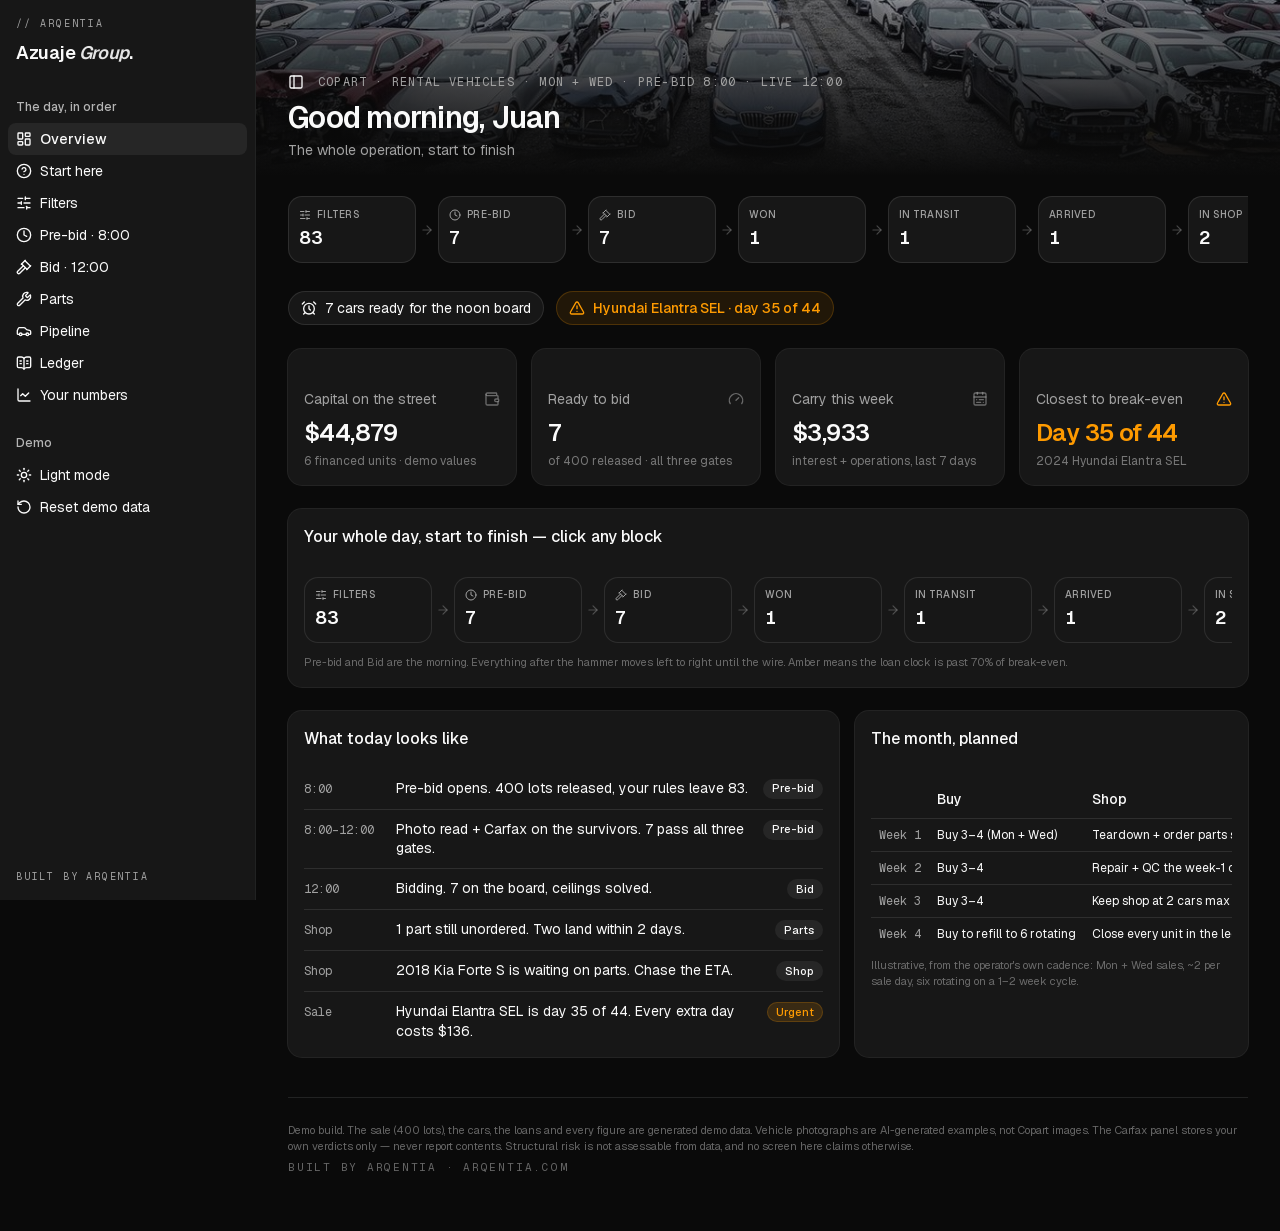
<file: index.html>
<!DOCTYPE html><html lang="en" class="antialiased geist_mono_b4d4e0d7-module__vc6T-a__variable font-sans geist_da832ead-module__aN_Ytq__variable"><head><meta charSet="utf-8"/><meta name="viewport" content="width=device-width, initial-scale=1"/><link rel="preload" href="/_next/static/media/797e433ab948586e-s.p.08e28id.o-okb.woff2" as="font" crossorigin="" type="font/woff2"/><link rel="preload" href="/_next/static/media/caa3a2e1cccd8315-s.p.09~u27dqhyhd6.woff2" as="font" crossorigin="" type="font/woff2"/><link rel="preload" as="image" href="/cars/hero.jpg"/><link rel="stylesheet" href="/_next/static/chunks/04c1m2v7d634x.css" data-precedence="next"/><link rel="stylesheet" href="/_next/static/chunks/0s9ziws~h~~pr.css" data-precedence="next"/><link rel="preload" as="script" fetchPriority="low" href="/_next/static/chunks/0e1_ob64s7_1o.js"/><script src="/_next/static/chunks/09lvzi1kfhexc.js" async=""></script><script src="/_next/static/chunks/14-rfjtqh4kvg.js" async=""></script><script src="/_next/static/chunks/turbopack-04ml0xr0d4o7u.js" async=""></script><script src="/_next/static/chunks/042go4goo8mf..js" async=""></script><script src="/_next/static/chunks/0933s0al6fs7s.js" async=""></script><script src="/_next/static/chunks/12fcrj29z9ege.js" async=""></script><script src="/_next/static/chunks/03p72zdn3gymh.js" async=""></script><meta name="next-size-adjust" content=""/><title>Azuaje Group · Operations</title><meta name="description" content="Auction-to-sale operations dashboard. Demo build by Arqentia."/><link rel="icon" href="/favicon.ico?favicon.0x3dzn~oxb6tn.ico" sizes="256x256" type="image/x-icon"/><script src="/_next/static/chunks/03~yq9q893hmn.js" noModule=""></script></head><body><div hidden=""><!--$--><!--/$--></div><script>((a,b,c,d,e,f,g,h)=>{let i=document.documentElement,j=["light","dark"];function k(b){var c;(Array.isArray(a)?a:[a]).forEach(a=>{let c="class"===a,d=c&&f?e.map(a=>f[a]||a):e;c?(i.classList.remove(...d),i.classList.add(f&&f[b]?f[b]:b)):i.setAttribute(a,b)}),c=b,h&&j.includes(c)&&(i.style.colorScheme=c)}if(d)k(d);else try{let a=localStorage.getItem(b)||c,d=g&&"system"===a?window.matchMedia("(prefers-color-scheme: dark)").matches?"dark":"light":a;k(d)}catch(a){}})("class","theme","dark",null,["light","dark"],null,true,true)</script><div data-slot="sidebar-wrapper" style="--sidebar-width:16rem;--sidebar-width-icon:3rem" class="group/sidebar-wrapper flex min-h-svh w-full has-data-[variant=inset]:bg-sidebar"><div class="group peer hidden text-sidebar-foreground md:block" data-state="expanded" data-collapsible="" data-variant="sidebar" data-side="left" data-slot="sidebar"><div data-slot="sidebar-gap" class="relative w-(--sidebar-width) bg-transparent transition-[width] duration-200 ease-linear group-data-[collapsible=offcanvas]:w-0 group-data-[side=right]:rotate-180 group-data-[collapsible=icon]:w-(--sidebar-width-icon)"></div><div data-slot="sidebar-container" data-side="left" class="fixed inset-y-0 z-10 hidden h-svh w-(--sidebar-width) transition-[left,right,width] duration-200 ease-linear data-[side=left]:left-0 data-[side=left]:group-data-[collapsible=offcanvas]:left-[calc(var(--sidebar-width)*-1)] data-[side=right]:right-0 data-[side=right]:group-data-[collapsible=offcanvas]:right-[calc(var(--sidebar-width)*-1)] md:flex group-data-[collapsible=icon]:w-(--sidebar-width-icon) group-data-[side=left]:border-r group-data-[side=right]:border-l"><div data-sidebar="sidebar" data-slot="sidebar-inner" class="flex size-full flex-col bg-sidebar group-data-[variant=floating]:rounded-lg group-data-[variant=floating]:shadow-sm group-data-[variant=floating]:ring-1 group-data-[variant=floating]:ring-sidebar-border"><div data-slot="sidebar-header" data-sidebar="header" class="flex flex-col gap-2 p-2 px-4 py-4 group-data-[collapsible=icon]:px-2"><p class="font-mono text-[10px] tracking-[0.2em] text-muted-foreground group-data-[collapsible=icon]:hidden">// ARQENTIA</p><p class="text-lg font-semibold tracking-tight group-data-[collapsible=icon]:hidden">Azuaje <span class="italic text-primary">Group</span>.</p></div><div data-slot="sidebar-content" data-sidebar="content" class="no-scrollbar flex min-h-0 flex-1 flex-col gap-0 overflow-auto group-data-[collapsible=icon]:overflow-hidden"><div data-slot="sidebar-group" data-sidebar="group" class="relative flex w-full min-w-0 flex-col p-2"><div data-slot="sidebar-group-label" data-sidebar="group-label" class="flex h-8 shrink-0 items-center rounded-md px-2 text-xs font-medium text-sidebar-foreground/70 ring-sidebar-ring outline-hidden transition-[margin,opacity] duration-200 ease-linear group-data-[collapsible=icon]:-mt-8 group-data-[collapsible=icon]:opacity-0 focus-visible:ring-2 [&amp;&gt;svg]:size-4 [&amp;&gt;svg]:shrink-0">The day, in order</div><div data-slot="sidebar-group-content" data-sidebar="group-content" class="w-full text-sm"><ul data-slot="sidebar-menu" data-sidebar="menu" class="flex w-full min-w-0 flex-col gap-0"><li data-slot="sidebar-menu-item" data-sidebar="menu-item" class="group/menu-item relative"><button data-slot="sidebar-menu-button" data-sidebar="menu-button" data-size="default" data-active="true" class="peer/menu-button group/menu-button flex w-full items-center gap-2 overflow-hidden rounded-md p-2 text-left ring-sidebar-ring outline-hidden transition-[width,height,padding] group-has-data-[sidebar=menu-action]/menu-item:pr-8 group-data-[collapsible=icon]:size-8! group-data-[collapsible=icon]:p-2! focus-visible:ring-2 active:bg-sidebar-accent active:text-sidebar-accent-foreground disabled:pointer-events-none disabled:opacity-50 aria-disabled:pointer-events-none aria-disabled:opacity-50 data-open:hover:bg-sidebar-accent data-open:hover:text-sidebar-accent-foreground data-active:bg-sidebar-accent data-active:font-medium data-active:text-sidebar-accent-foreground [&amp;_svg]:size-4 [&amp;_svg]:shrink-0 [&amp;&gt;span:last-child]:truncate hover:bg-sidebar-accent hover:text-sidebar-accent-foreground h-8 text-sm" data-state="closed"><svg xmlns="http://www.w3.org/2000/svg" width="24" height="24" viewBox="0 0 24 24" fill="none" stroke="currentColor" stroke-width="2" stroke-linecap="round" stroke-linejoin="round" class="lucide lucide-layout-dashboard" aria-hidden="true"><rect width="7" height="9" x="3" y="3" rx="1"></rect><rect width="7" height="5" x="14" y="3" rx="1"></rect><rect width="7" height="9" x="14" y="12" rx="1"></rect><rect width="7" height="5" x="3" y="16" rx="1"></rect></svg><span>Overview</span></button></li><li data-slot="sidebar-menu-item" data-sidebar="menu-item" class="group/menu-item relative"><button data-slot="sidebar-menu-button" data-sidebar="menu-button" data-size="default" data-active="false" class="peer/menu-button group/menu-button flex w-full items-center gap-2 overflow-hidden rounded-md p-2 text-left ring-sidebar-ring outline-hidden transition-[width,height,padding] group-has-data-[sidebar=menu-action]/menu-item:pr-8 group-data-[collapsible=icon]:size-8! group-data-[collapsible=icon]:p-2! focus-visible:ring-2 active:bg-sidebar-accent active:text-sidebar-accent-foreground disabled:pointer-events-none disabled:opacity-50 aria-disabled:pointer-events-none aria-disabled:opacity-50 data-open:hover:bg-sidebar-accent data-open:hover:text-sidebar-accent-foreground data-active:bg-sidebar-accent data-active:font-medium data-active:text-sidebar-accent-foreground [&amp;_svg]:size-4 [&amp;_svg]:shrink-0 [&amp;&gt;span:last-child]:truncate hover:bg-sidebar-accent hover:text-sidebar-accent-foreground h-8 text-sm" data-state="closed"><svg xmlns="http://www.w3.org/2000/svg" width="24" height="24" viewBox="0 0 24 24" fill="none" stroke="currentColor" stroke-width="2" stroke-linecap="round" stroke-linejoin="round" class="lucide lucide-circle-question-mark" aria-hidden="true"><circle cx="12" cy="12" r="10"></circle><path d="M9.09 9a3 3 0 0 1 5.83 1c0 2-3 3-3 3"></path><path d="M12 17h.01"></path></svg><span>Start here</span></button></li><li data-slot="sidebar-menu-item" data-sidebar="menu-item" class="group/menu-item relative"><button data-slot="sidebar-menu-button" data-sidebar="menu-button" data-size="default" data-active="false" class="peer/menu-button group/menu-button flex w-full items-center gap-2 overflow-hidden rounded-md p-2 text-left ring-sidebar-ring outline-hidden transition-[width,height,padding] group-has-data-[sidebar=menu-action]/menu-item:pr-8 group-data-[collapsible=icon]:size-8! group-data-[collapsible=icon]:p-2! focus-visible:ring-2 active:bg-sidebar-accent active:text-sidebar-accent-foreground disabled:pointer-events-none disabled:opacity-50 aria-disabled:pointer-events-none aria-disabled:opacity-50 data-open:hover:bg-sidebar-accent data-open:hover:text-sidebar-accent-foreground data-active:bg-sidebar-accent data-active:font-medium data-active:text-sidebar-accent-foreground [&amp;_svg]:size-4 [&amp;_svg]:shrink-0 [&amp;&gt;span:last-child]:truncate hover:bg-sidebar-accent hover:text-sidebar-accent-foreground h-8 text-sm" data-state="closed"><svg xmlns="http://www.w3.org/2000/svg" width="24" height="24" viewBox="0 0 24 24" fill="none" stroke="currentColor" stroke-width="2" stroke-linecap="round" stroke-linejoin="round" class="lucide lucide-sliders-horizontal" aria-hidden="true"><path d="M10 5H3"></path><path d="M12 19H3"></path><path d="M14 3v4"></path><path d="M16 17v4"></path><path d="M21 12h-9"></path><path d="M21 19h-5"></path><path d="M21 5h-7"></path><path d="M8 10v4"></path><path d="M8 12H3"></path></svg><span>Filters</span></button></li><li data-slot="sidebar-menu-item" data-sidebar="menu-item" class="group/menu-item relative"><button data-slot="sidebar-menu-button" data-sidebar="menu-button" data-size="default" data-active="false" class="peer/menu-button group/menu-button flex w-full items-center gap-2 overflow-hidden rounded-md p-2 text-left ring-sidebar-ring outline-hidden transition-[width,height,padding] group-has-data-[sidebar=menu-action]/menu-item:pr-8 group-data-[collapsible=icon]:size-8! group-data-[collapsible=icon]:p-2! focus-visible:ring-2 active:bg-sidebar-accent active:text-sidebar-accent-foreground disabled:pointer-events-none disabled:opacity-50 aria-disabled:pointer-events-none aria-disabled:opacity-50 data-open:hover:bg-sidebar-accent data-open:hover:text-sidebar-accent-foreground data-active:bg-sidebar-accent data-active:font-medium data-active:text-sidebar-accent-foreground [&amp;_svg]:size-4 [&amp;_svg]:shrink-0 [&amp;&gt;span:last-child]:truncate hover:bg-sidebar-accent hover:text-sidebar-accent-foreground h-8 text-sm" data-state="closed"><svg xmlns="http://www.w3.org/2000/svg" width="24" height="24" viewBox="0 0 24 24" fill="none" stroke="currentColor" stroke-width="2" stroke-linecap="round" stroke-linejoin="round" class="lucide lucide-clock" aria-hidden="true"><circle cx="12" cy="12" r="10"></circle><path d="M12 6v6l4 2"></path></svg><span>Pre-bid · 8:00</span></button></li><li data-slot="sidebar-menu-item" data-sidebar="menu-item" class="group/menu-item relative"><button data-slot="sidebar-menu-button" data-sidebar="menu-button" data-size="default" data-active="false" class="peer/menu-button group/menu-button flex w-full items-center gap-2 overflow-hidden rounded-md p-2 text-left ring-sidebar-ring outline-hidden transition-[width,height,padding] group-has-data-[sidebar=menu-action]/menu-item:pr-8 group-data-[collapsible=icon]:size-8! group-data-[collapsible=icon]:p-2! focus-visible:ring-2 active:bg-sidebar-accent active:text-sidebar-accent-foreground disabled:pointer-events-none disabled:opacity-50 aria-disabled:pointer-events-none aria-disabled:opacity-50 data-open:hover:bg-sidebar-accent data-open:hover:text-sidebar-accent-foreground data-active:bg-sidebar-accent data-active:font-medium data-active:text-sidebar-accent-foreground [&amp;_svg]:size-4 [&amp;_svg]:shrink-0 [&amp;&gt;span:last-child]:truncate hover:bg-sidebar-accent hover:text-sidebar-accent-foreground h-8 text-sm" data-state="closed"><svg xmlns="http://www.w3.org/2000/svg" width="24" height="24" viewBox="0 0 24 24" fill="none" stroke="currentColor" stroke-width="2" stroke-linecap="round" stroke-linejoin="round" class="lucide lucide-gavel" aria-hidden="true"><path d="m14 13-8.381 8.38a1 1 0 0 1-3.001-3l8.384-8.381"></path><path d="m16 16 6-6"></path><path d="m21.5 10.5-8-8"></path><path d="m8 8 6-6"></path><path d="m8.5 7.5 8 8"></path></svg><span>Bid · 12:00</span></button></li><li data-slot="sidebar-menu-item" data-sidebar="menu-item" class="group/menu-item relative"><button data-slot="sidebar-menu-button" data-sidebar="menu-button" data-size="default" data-active="false" class="peer/menu-button group/menu-button flex w-full items-center gap-2 overflow-hidden rounded-md p-2 text-left ring-sidebar-ring outline-hidden transition-[width,height,padding] group-has-data-[sidebar=menu-action]/menu-item:pr-8 group-data-[collapsible=icon]:size-8! group-data-[collapsible=icon]:p-2! focus-visible:ring-2 active:bg-sidebar-accent active:text-sidebar-accent-foreground disabled:pointer-events-none disabled:opacity-50 aria-disabled:pointer-events-none aria-disabled:opacity-50 data-open:hover:bg-sidebar-accent data-open:hover:text-sidebar-accent-foreground data-active:bg-sidebar-accent data-active:font-medium data-active:text-sidebar-accent-foreground [&amp;_svg]:size-4 [&amp;_svg]:shrink-0 [&amp;&gt;span:last-child]:truncate hover:bg-sidebar-accent hover:text-sidebar-accent-foreground h-8 text-sm" data-state="closed"><svg xmlns="http://www.w3.org/2000/svg" width="24" height="24" viewBox="0 0 24 24" fill="none" stroke="currentColor" stroke-width="2" stroke-linecap="round" stroke-linejoin="round" class="lucide lucide-wrench" aria-hidden="true"><path d="M14.7 6.3a1 1 0 0 0 0 1.4l1.6 1.6a1 1 0 0 0 1.4 0l3.106-3.105c.32-.322.863-.22.983.218a6 6 0 0 1-8.259 7.057l-7.91 7.91a1 1 0 0 1-2.999-3l7.91-7.91a6 6 0 0 1 7.057-8.259c.438.12.54.662.219.984z"></path></svg><span>Parts</span></button></li><li data-slot="sidebar-menu-item" data-sidebar="menu-item" class="group/menu-item relative"><button data-slot="sidebar-menu-button" data-sidebar="menu-button" data-size="default" data-active="false" class="peer/menu-button group/menu-button flex w-full items-center gap-2 overflow-hidden rounded-md p-2 text-left ring-sidebar-ring outline-hidden transition-[width,height,padding] group-has-data-[sidebar=menu-action]/menu-item:pr-8 group-data-[collapsible=icon]:size-8! group-data-[collapsible=icon]:p-2! focus-visible:ring-2 active:bg-sidebar-accent active:text-sidebar-accent-foreground disabled:pointer-events-none disabled:opacity-50 aria-disabled:pointer-events-none aria-disabled:opacity-50 data-open:hover:bg-sidebar-accent data-open:hover:text-sidebar-accent-foreground data-active:bg-sidebar-accent data-active:font-medium data-active:text-sidebar-accent-foreground [&amp;_svg]:size-4 [&amp;_svg]:shrink-0 [&amp;&gt;span:last-child]:truncate hover:bg-sidebar-accent hover:text-sidebar-accent-foreground h-8 text-sm" data-state="closed"><svg xmlns="http://www.w3.org/2000/svg" width="24" height="24" viewBox="0 0 24 24" fill="none" stroke="currentColor" stroke-width="2" stroke-linecap="round" stroke-linejoin="round" class="lucide lucide-car" aria-hidden="true"><path d="M19 17h2c.6 0 1-.4 1-1v-3c0-.9-.7-1.7-1.5-1.9C18.7 10.6 16 10 16 10s-1.3-1.4-2.2-2.3c-.5-.4-1.1-.7-1.8-.7H5c-.6 0-1.1.4-1.4.9l-1.4 2.9A3.7 3.7 0 0 0 2 12v4c0 .6.4 1 1 1h2"></path><circle cx="7" cy="17" r="2"></circle><path d="M9 17h6"></path><circle cx="17" cy="17" r="2"></circle></svg><span>Pipeline</span></button></li><li data-slot="sidebar-menu-item" data-sidebar="menu-item" class="group/menu-item relative"><button data-slot="sidebar-menu-button" data-sidebar="menu-button" data-size="default" data-active="false" class="peer/menu-button group/menu-button flex w-full items-center gap-2 overflow-hidden rounded-md p-2 text-left ring-sidebar-ring outline-hidden transition-[width,height,padding] group-has-data-[sidebar=menu-action]/menu-item:pr-8 group-data-[collapsible=icon]:size-8! group-data-[collapsible=icon]:p-2! focus-visible:ring-2 active:bg-sidebar-accent active:text-sidebar-accent-foreground disabled:pointer-events-none disabled:opacity-50 aria-disabled:pointer-events-none aria-disabled:opacity-50 data-open:hover:bg-sidebar-accent data-open:hover:text-sidebar-accent-foreground data-active:bg-sidebar-accent data-active:font-medium data-active:text-sidebar-accent-foreground [&amp;_svg]:size-4 [&amp;_svg]:shrink-0 [&amp;&gt;span:last-child]:truncate hover:bg-sidebar-accent hover:text-sidebar-accent-foreground h-8 text-sm" data-state="closed"><svg xmlns="http://www.w3.org/2000/svg" width="24" height="24" viewBox="0 0 24 24" fill="none" stroke="currentColor" stroke-width="2" stroke-linecap="round" stroke-linejoin="round" class="lucide lucide-book-open-text" aria-hidden="true"><path d="M12 5v16"></path><path d="M16 13h2"></path><path d="M16 9h2"></path><path d="M20.001 19A2 2 0 0022 17V5a2 2 0 00-1.999-2L16 3.002A5 5 0 0012 5a5 5 0 00-4-2H4a2 2 0 00-2 2v12a2 2 0 001.999 2H8a5 5 0 014 2 5 5 0 014-2z"></path><path d="M6 13h2"></path><path d="M6 9h2"></path></svg><span>Ledger</span></button></li><li data-slot="sidebar-menu-item" data-sidebar="menu-item" class="group/menu-item relative"><button data-slot="sidebar-menu-button" data-sidebar="menu-button" data-size="default" data-active="false" class="peer/menu-button group/menu-button flex w-full items-center gap-2 overflow-hidden rounded-md p-2 text-left ring-sidebar-ring outline-hidden transition-[width,height,padding] group-has-data-[sidebar=menu-action]/menu-item:pr-8 group-data-[collapsible=icon]:size-8! group-data-[collapsible=icon]:p-2! focus-visible:ring-2 active:bg-sidebar-accent active:text-sidebar-accent-foreground disabled:pointer-events-none disabled:opacity-50 aria-disabled:pointer-events-none aria-disabled:opacity-50 data-open:hover:bg-sidebar-accent data-open:hover:text-sidebar-accent-foreground data-active:bg-sidebar-accent data-active:font-medium data-active:text-sidebar-accent-foreground [&amp;_svg]:size-4 [&amp;_svg]:shrink-0 [&amp;&gt;span:last-child]:truncate hover:bg-sidebar-accent hover:text-sidebar-accent-foreground h-8 text-sm" data-state="closed"><svg xmlns="http://www.w3.org/2000/svg" width="24" height="24" viewBox="0 0 24 24" fill="none" stroke="currentColor" stroke-width="2" stroke-linecap="round" stroke-linejoin="round" class="lucide lucide-chart-line" aria-hidden="true"><path d="M3 3v16a2 2 0 0 0 2 2h16"></path><path d="m19 9-5 5-4-4-3 3"></path></svg><span>Your numbers</span></button></li></ul></div></div><div data-slot="sidebar-group" data-sidebar="group" class="relative flex w-full min-w-0 flex-col p-2"><div data-slot="sidebar-group-label" data-sidebar="group-label" class="flex h-8 shrink-0 items-center rounded-md px-2 text-xs font-medium text-sidebar-foreground/70 ring-sidebar-ring outline-hidden transition-[margin,opacity] duration-200 ease-linear group-data-[collapsible=icon]:-mt-8 group-data-[collapsible=icon]:opacity-0 focus-visible:ring-2 [&amp;&gt;svg]:size-4 [&amp;&gt;svg]:shrink-0">Demo</div><div data-slot="sidebar-group-content" data-sidebar="group-content" class="w-full text-sm"><ul data-slot="sidebar-menu" data-sidebar="menu" class="flex w-full min-w-0 flex-col gap-0"><li data-slot="sidebar-menu-item" data-sidebar="menu-item" class="group/menu-item relative"><button data-slot="sidebar-menu-button" data-sidebar="menu-button" data-size="default" data-active="false" class="peer/menu-button group/menu-button flex w-full items-center gap-2 overflow-hidden rounded-md p-2 text-left ring-sidebar-ring outline-hidden transition-[width,height,padding] group-has-data-[sidebar=menu-action]/menu-item:pr-8 group-data-[collapsible=icon]:size-8! group-data-[collapsible=icon]:p-2! focus-visible:ring-2 active:bg-sidebar-accent active:text-sidebar-accent-foreground disabled:pointer-events-none disabled:opacity-50 aria-disabled:pointer-events-none aria-disabled:opacity-50 data-open:hover:bg-sidebar-accent data-open:hover:text-sidebar-accent-foreground data-active:bg-sidebar-accent data-active:font-medium data-active:text-sidebar-accent-foreground [&amp;_svg]:size-4 [&amp;_svg]:shrink-0 [&amp;&gt;span:last-child]:truncate hover:bg-sidebar-accent hover:text-sidebar-accent-foreground h-8 text-sm" aria-label="Theme" data-state="closed"><svg xmlns="http://www.w3.org/2000/svg" width="24" height="24" viewBox="0 0 24 24" fill="none" stroke="currentColor" stroke-width="2" stroke-linecap="round" stroke-linejoin="round" class="lucide lucide-sun" aria-hidden="true"><circle cx="12" cy="12" r="4"></circle><path d="M12 2v2"></path><path d="M12 20v2"></path><path d="m4.93 4.93 1.41 1.41"></path><path d="m17.66 17.66 1.41 1.41"></path><path d="M2 12h2"></path><path d="M20 12h2"></path><path d="m6.34 17.66-1.41 1.41"></path><path d="m19.07 4.93-1.41 1.41"></path></svg><span>Theme</span></button></li><li data-slot="sidebar-menu-item" data-sidebar="menu-item" class="group/menu-item relative"><button data-slot="sidebar-menu-button" data-sidebar="menu-button" data-size="default" data-active="false" class="peer/menu-button group/menu-button flex w-full items-center gap-2 overflow-hidden rounded-md p-2 text-left ring-sidebar-ring outline-hidden transition-[width,height,padding] group-has-data-[sidebar=menu-action]/menu-item:pr-8 group-data-[collapsible=icon]:size-8! group-data-[collapsible=icon]:p-2! focus-visible:ring-2 active:bg-sidebar-accent active:text-sidebar-accent-foreground disabled:pointer-events-none disabled:opacity-50 aria-disabled:pointer-events-none aria-disabled:opacity-50 data-open:hover:bg-sidebar-accent data-open:hover:text-sidebar-accent-foreground data-active:bg-sidebar-accent data-active:font-medium data-active:text-sidebar-accent-foreground [&amp;_svg]:size-4 [&amp;_svg]:shrink-0 [&amp;&gt;span:last-child]:truncate hover:bg-sidebar-accent hover:text-sidebar-accent-foreground h-8 text-sm" data-state="closed"><svg xmlns="http://www.w3.org/2000/svg" width="24" height="24" viewBox="0 0 24 24" fill="none" stroke="currentColor" stroke-width="2" stroke-linecap="round" stroke-linejoin="round" class="lucide lucide-rotate-ccw" aria-hidden="true"><path d="M3 12a9 9 0 1 0 9-9 9.75 9.75 0 0 0-6.74 2.74L3 8"></path><path d="M3 3v5h5"></path></svg><span>Reset demo data</span></button></li></ul></div></div></div><div data-slot="sidebar-footer" data-sidebar="footer" class="flex flex-col gap-2 p-2 px-4 py-4"><p class="font-mono text-[10px] uppercase tracking-[0.18em] text-muted-foreground group-data-[collapsible=icon]:hidden">Built by Arqentia</p></div></div></div></div><main data-slot="sidebar-inset" class="relative flex w-full flex-1 flex-col bg-background md:peer-data-[variant=inset]:m-2 md:peer-data-[variant=inset]:ml-0 md:peer-data-[variant=inset]:rounded-xl md:peer-data-[variant=inset]:shadow-sm md:peer-data-[variant=inset]:peer-data-[state=collapsed]:ml-2 min-w-0"><div class="relative h-36 w-full overflow-hidden md:h-44"><img alt="Salvage auction lot with rows of damaged vehicles — AI-generated example image" decoding="async" data-nimg="fill" class="object-cover object-[50%_60%] opacity-60" style="position:absolute;height:100%;width:100%;left:0;top:0;right:0;bottom:0;color:transparent" src="/cars/hero.jpg"/><div class="absolute inset-0 bg-gradient-to-t from-background via-background/60 to-background/10"></div><div class="absolute inset-x-0 bottom-0 mx-auto w-full max-w-screen-2xl px-4 pb-4 md:px-8"><div class="flex items-center gap-2"><button data-slot="sidebar-trigger" data-variant="ghost" data-size="icon-sm" class="group/button inline-flex shrink-0 items-center justify-center border border-transparent bg-clip-padding text-sm font-medium whitespace-nowrap transition-all outline-none select-none focus-visible:border-ring focus-visible:ring-3 focus-visible:ring-ring/50 active:not-aria-[haspopup]:translate-y-px disabled:pointer-events-none disabled:opacity-50 aria-invalid:border-destructive aria-invalid:ring-3 aria-invalid:ring-destructive/20 dark:aria-invalid:border-destructive/50 dark:aria-invalid:ring-destructive/40 [&amp;_svg]:pointer-events-none [&amp;_svg]:shrink-0 [&amp;_svg:not([class*=&#x27;size-&#x27;])]:size-4 hover:bg-muted hover:text-foreground aria-expanded:bg-muted aria-expanded:text-foreground dark:hover:bg-muted/50 size-7 rounded-[min(var(--radius-md),12px)] in-data-[slot=button-group]:rounded-lg -ml-1.5" data-sidebar="trigger"><svg xmlns="http://www.w3.org/2000/svg" width="24" height="24" viewBox="0 0 24 24" fill="none" stroke="currentColor" stroke-width="2" stroke-linecap="round" stroke-linejoin="round" class="lucide lucide-panel-left" aria-hidden="true"><rect width="18" height="18" x="3" y="3" rx="2"></rect><path d="M9 3v18"></path></svg><span class="sr-only">Toggle Sidebar</span></button><p class="font-mono text-xs uppercase tracking-widest text-muted-foreground">Copart · Rental vehicles · Mon + Wed · pre-bid 8:00 · live 12:00</p></div><div class="mt-1 flex flex-col gap-1"><h1 class="text-balance text-2xl font-semibold tracking-tight md:text-3xl">Good morning, Juan</h1><p class="text-sm text-muted-foreground">The whole operation, start to finish</p></div></div></div><main class="mx-auto w-full max-w-screen-2xl flex-1 p-4 md:p-8 md:pt-5"><div class="mb-6"><div class="flex items-stretch gap-1 overflow-x-auto pb-1"><span class="flex items-stretch gap-1"><button type="button" class="group flex shrink-0 flex-col rounded-xl border bg-card p-2.5 text-left transition-colors w-32 hover:border-primary/50 focus-visible:outline-2 focus-visible:outline-primary" data-state="closed" data-slot="tooltip-trigger"><span class="flex items-center gap-1.5 text-[10px] font-medium uppercase tracking-wide text-muted-foreground"><svg xmlns="http://www.w3.org/2000/svg" width="24" height="24" viewBox="0 0 24 24" fill="none" stroke="currentColor" stroke-width="2" stroke-linecap="round" stroke-linejoin="round" class="lucide lucide-sliders-horizontal size-3" aria-hidden="true"><path d="M10 5H3"></path><path d="M12 19H3"></path><path d="M14 3v4"></path><path d="M16 17v4"></path><path d="M21 12h-9"></path><path d="M21 19h-5"></path><path d="M21 5h-7"></path><path d="M8 10v4"></path><path d="M8 12H3"></path></svg>Filters</span><span class="mt-0.5 text-lg font-semibold tabular-nums">83</span></button><span class="flex items-center"><svg xmlns="http://www.w3.org/2000/svg" width="24" height="24" viewBox="0 0 24 24" fill="none" stroke="currentColor" stroke-width="2" stroke-linecap="round" stroke-linejoin="round" class="lucide lucide-arrow-right size-3.5 shrink-0 text-muted-foreground/40" aria-hidden="true"><path d="M5 12h14"></path><path d="m12 5 7 7-7 7"></path></svg></span></span><span class="flex items-stretch gap-1"><button type="button" class="group flex shrink-0 flex-col rounded-xl border bg-card p-2.5 text-left transition-colors w-32 hover:border-primary/50 focus-visible:outline-2 focus-visible:outline-primary" data-state="closed" data-slot="tooltip-trigger"><span class="flex items-center gap-1.5 text-[10px] font-medium uppercase tracking-wide text-muted-foreground"><svg xmlns="http://www.w3.org/2000/svg" width="24" height="24" viewBox="0 0 24 24" fill="none" stroke="currentColor" stroke-width="2" stroke-linecap="round" stroke-linejoin="round" class="lucide lucide-clock size-3" aria-hidden="true"><circle cx="12" cy="12" r="10"></circle><path d="M12 6v6l4 2"></path></svg>Pre-bid</span><span class="mt-0.5 text-lg font-semibold tabular-nums">7</span></button><span class="flex items-center"><svg xmlns="http://www.w3.org/2000/svg" width="24" height="24" viewBox="0 0 24 24" fill="none" stroke="currentColor" stroke-width="2" stroke-linecap="round" stroke-linejoin="round" class="lucide lucide-arrow-right size-3.5 shrink-0 text-muted-foreground/40" aria-hidden="true"><path d="M5 12h14"></path><path d="m12 5 7 7-7 7"></path></svg></span></span><span class="flex items-stretch gap-1"><button type="button" class="group flex shrink-0 flex-col rounded-xl border bg-card p-2.5 text-left transition-colors w-32 hover:border-primary/50 focus-visible:outline-2 focus-visible:outline-primary" data-state="closed" data-slot="tooltip-trigger"><span class="flex items-center gap-1.5 text-[10px] font-medium uppercase tracking-wide text-muted-foreground"><svg xmlns="http://www.w3.org/2000/svg" width="24" height="24" viewBox="0 0 24 24" fill="none" stroke="currentColor" stroke-width="2" stroke-linecap="round" stroke-linejoin="round" class="lucide lucide-gavel size-3" aria-hidden="true"><path d="m14 13-8.381 8.38a1 1 0 0 1-3.001-3l8.384-8.381"></path><path d="m16 16 6-6"></path><path d="m21.5 10.5-8-8"></path><path d="m8 8 6-6"></path><path d="m8.5 7.5 8 8"></path></svg>Bid</span><span class="mt-0.5 text-lg font-semibold tabular-nums">7</span></button><span class="flex items-center"><svg xmlns="http://www.w3.org/2000/svg" width="24" height="24" viewBox="0 0 24 24" fill="none" stroke="currentColor" stroke-width="2" stroke-linecap="round" stroke-linejoin="round" class="lucide lucide-arrow-right size-3.5 shrink-0 text-muted-foreground/40" aria-hidden="true"><path d="M5 12h14"></path><path d="m12 5 7 7-7 7"></path></svg></span></span><span class="flex items-stretch gap-1"><button type="button" class="group flex shrink-0 flex-col rounded-xl border bg-card p-2.5 text-left transition-colors w-32 hover:border-primary/50 focus-visible:outline-2 focus-visible:outline-primary" data-state="closed" data-slot="tooltip-trigger"><span class="flex items-center gap-1.5 text-[10px] font-medium uppercase tracking-wide text-muted-foreground">Won</span><span class="mt-0.5 text-lg font-semibold tabular-nums">1</span></button><span class="flex items-center"><svg xmlns="http://www.w3.org/2000/svg" width="24" height="24" viewBox="0 0 24 24" fill="none" stroke="currentColor" stroke-width="2" stroke-linecap="round" stroke-linejoin="round" class="lucide lucide-arrow-right size-3.5 shrink-0 text-muted-foreground/40" aria-hidden="true"><path d="M5 12h14"></path><path d="m12 5 7 7-7 7"></path></svg></span></span><span class="flex items-stretch gap-1"><button type="button" class="group flex shrink-0 flex-col rounded-xl border bg-card p-2.5 text-left transition-colors w-32 hover:border-primary/50 focus-visible:outline-2 focus-visible:outline-primary" data-state="closed" data-slot="tooltip-trigger"><span class="flex items-center gap-1.5 text-[10px] font-medium uppercase tracking-wide text-muted-foreground">In transit</span><span class="mt-0.5 text-lg font-semibold tabular-nums">1</span></button><span class="flex items-center"><svg xmlns="http://www.w3.org/2000/svg" width="24" height="24" viewBox="0 0 24 24" fill="none" stroke="currentColor" stroke-width="2" stroke-linecap="round" stroke-linejoin="round" class="lucide lucide-arrow-right size-3.5 shrink-0 text-muted-foreground/40" aria-hidden="true"><path d="M5 12h14"></path><path d="m12 5 7 7-7 7"></path></svg></span></span><span class="flex items-stretch gap-1"><button type="button" class="group flex shrink-0 flex-col rounded-xl border bg-card p-2.5 text-left transition-colors w-32 hover:border-primary/50 focus-visible:outline-2 focus-visible:outline-primary" data-state="closed" data-slot="tooltip-trigger"><span class="flex items-center gap-1.5 text-[10px] font-medium uppercase tracking-wide text-muted-foreground">Arrived</span><span class="mt-0.5 text-lg font-semibold tabular-nums">1</span></button><span class="flex items-center"><svg xmlns="http://www.w3.org/2000/svg" width="24" height="24" viewBox="0 0 24 24" fill="none" stroke="currentColor" stroke-width="2" stroke-linecap="round" stroke-linejoin="round" class="lucide lucide-arrow-right size-3.5 shrink-0 text-muted-foreground/40" aria-hidden="true"><path d="M5 12h14"></path><path d="m12 5 7 7-7 7"></path></svg></span></span><span class="flex items-stretch gap-1"><button type="button" class="group flex shrink-0 flex-col rounded-xl border bg-card p-2.5 text-left transition-colors w-32 hover:border-primary/50 focus-visible:outline-2 focus-visible:outline-primary" data-state="closed" data-slot="tooltip-trigger"><span class="flex items-center gap-1.5 text-[10px] font-medium uppercase tracking-wide text-muted-foreground">In shop</span><span class="mt-0.5 text-lg font-semibold tabular-nums">2</span></button><span class="flex items-center"><svg xmlns="http://www.w3.org/2000/svg" width="24" height="24" viewBox="0 0 24 24" fill="none" stroke="currentColor" stroke-width="2" stroke-linecap="round" stroke-linejoin="round" class="lucide lucide-arrow-right size-3.5 shrink-0 text-muted-foreground/40" aria-hidden="true"><path d="M5 12h14"></path><path d="m12 5 7 7-7 7"></path></svg></span></span><span class="flex items-stretch gap-1"><button type="button" class="group flex shrink-0 flex-col rounded-xl border bg-card p-2.5 text-left transition-colors w-32 hover:border-primary/50 focus-visible:outline-2 focus-visible:outline-primary" data-state="closed" data-slot="tooltip-trigger"><span class="flex items-center gap-1.5 text-[10px] font-medium uppercase tracking-wide text-muted-foreground">Ready</span><span class="mt-0.5 text-lg font-semibold tabular-nums">1</span></button><span class="flex items-center"><svg xmlns="http://www.w3.org/2000/svg" width="24" height="24" viewBox="0 0 24 24" fill="none" stroke="currentColor" stroke-width="2" stroke-linecap="round" stroke-linejoin="round" class="lucide lucide-arrow-right size-3.5 shrink-0 text-muted-foreground/40" aria-hidden="true"><path d="M5 12h14"></path><path d="m12 5 7 7-7 7"></path></svg></span></span><span class="flex items-stretch gap-1"><button type="button" class="group flex shrink-0 flex-col rounded-xl border bg-card p-2.5 text-left transition-colors w-32 hover:border-primary/50 focus-visible:outline-2 focus-visible:outline-primary border-amber-500/40" data-state="closed" data-slot="tooltip-trigger"><span class="flex items-center gap-1.5 text-[10px] font-medium uppercase tracking-wide text-muted-foreground">Listed</span><span class="mt-0.5 text-lg font-semibold tabular-nums text-amber-500">1</span></button><span class="flex items-center"><svg xmlns="http://www.w3.org/2000/svg" width="24" height="24" viewBox="0 0 24 24" fill="none" stroke="currentColor" stroke-width="2" stroke-linecap="round" stroke-linejoin="round" class="lucide lucide-arrow-right size-3.5 shrink-0 text-muted-foreground/40" aria-hidden="true"><path d="M5 12h14"></path><path d="m12 5 7 7-7 7"></path></svg></span></span><span class="flex items-stretch gap-1"><button type="button" class="group flex shrink-0 flex-col rounded-xl border bg-card p-2.5 text-left transition-colors w-32 hover:border-primary/50 focus-visible:outline-2 focus-visible:outline-primary" data-state="closed" data-slot="tooltip-trigger"><span class="flex items-center gap-1.5 text-[10px] font-medium uppercase tracking-wide text-muted-foreground">Sold</span><span class="mt-0.5 text-lg font-semibold tabular-nums">6</span></button><span class="flex items-center"><svg xmlns="http://www.w3.org/2000/svg" width="24" height="24" viewBox="0 0 24 24" fill="none" stroke="currentColor" stroke-width="2" stroke-linecap="round" stroke-linejoin="round" class="lucide lucide-arrow-right size-3.5 shrink-0 text-muted-foreground/40" aria-hidden="true"><path d="M5 12h14"></path><path d="m12 5 7 7-7 7"></path></svg></span></span><span class="flex items-stretch gap-1"><button type="button" class="group flex shrink-0 flex-col rounded-xl border bg-card p-2.5 text-left transition-colors w-32 hover:border-primary/50 focus-visible:outline-2 focus-visible:outline-primary" data-state="closed" data-slot="tooltip-trigger"><span class="flex items-center gap-1.5 text-[10px] font-medium uppercase tracking-wide text-muted-foreground"><svg xmlns="http://www.w3.org/2000/svg" width="24" height="24" viewBox="0 0 24 24" fill="none" stroke="currentColor" stroke-width="2" stroke-linecap="round" stroke-linejoin="round" class="lucide lucide-chart-line size-3" aria-hidden="true"><path d="M3 3v16a2 2 0 0 0 2 2h16"></path><path d="m19 9-5 5-4-4-3 3"></path></svg>Your numbers</span><span class="mt-0.5 text-lg font-semibold tabular-nums">6</span></button></span></div></div><div class="flex flex-col gap-6"><div class="anim-in flex flex-wrap gap-3 text-sm"><button type="button" class="flex items-center gap-2 rounded-full border bg-card px-3 py-1.5 transition-colors hover:border-primary/50"><svg xmlns="http://www.w3.org/2000/svg" width="24" height="24" viewBox="0 0 24 24" fill="none" stroke="currentColor" stroke-width="2" stroke-linecap="round" stroke-linejoin="round" class="lucide lucide-alarm-clock size-4" aria-hidden="true"><circle cx="12" cy="13" r="8"></circle><path d="M12 9v4l2 2"></path><path d="M5 3 2 6"></path><path d="m22 6-3-3"></path><path d="M6.38 18.7 4 21"></path><path d="M17.64 18.67 20 21"></path></svg>7<!-- --> cars ready for the noon board</button><button type="button" class="flex items-center gap-2 rounded-full border border-amber-500/20 bg-amber-500/10 px-3 py-1.5 font-medium text-amber-500 transition-colors hover:border-amber-500/50"><svg xmlns="http://www.w3.org/2000/svg" width="24" height="24" viewBox="0 0 24 24" fill="none" stroke="currentColor" stroke-width="2" stroke-linecap="round" stroke-linejoin="round" class="lucide lucide-triangle-alert size-4" aria-hidden="true"><path d="m21.73 18-8-14a2 2 0 0 0-3.48 0l-8 14A2 2 0 0 0 4 21h16a2 2 0 0 0 1.73-3"></path><path d="M12 9v4"></path><path d="M12 17h.01"></path></svg>Hyundai Elantra SEL<!-- --> · day <!-- -->35<!-- --> of <!-- -->44</button></div><div class="grid gap-4 sm:grid-cols-2 xl:grid-cols-4"><div data-slot="card" data-size="default" class="group/card flex flex-col gap-(--card-spacing) overflow-hidden rounded-xl bg-card py-(--card-spacing) text-sm text-card-foreground ring-1 ring-foreground/10 [--card-spacing:--spacing(4)] has-data-[slot=card-footer]:pb-0 has-[&gt;img:first-child]:pt-0 data-[size=sm]:[--card-spacing:--spacing(3)] data-[size=sm]:has-data-[slot=card-footer]:pb-0 *:[img:first-child]:rounded-t-xl *:[img:last-child]:rounded-b-xl anim-in"><div data-slot="card-content" class="px-(--card-spacing) pt-6"><div class="flex items-center justify-between"><span class="text-sm text-muted-foreground">Capital on the street</span><svg xmlns="http://www.w3.org/2000/svg" width="24" height="24" viewBox="0 0 24 24" fill="none" stroke="currentColor" stroke-width="2" stroke-linecap="round" stroke-linejoin="round" class="lucide lucide-wallet size-4 text-muted-foreground/60" aria-hidden="true"><path d="M19 7V4a1 1 0 0 0-1-1H5a2 2 0 0 0 0 4h15a1 1 0 0 1 1 1v4h-3a2 2 0 0 0 0 4h3a1 1 0 0 0 1-1v-2a1 1 0 0 0-1-1"></path><path d="M3 5v14a2 2 0 0 0 2 2h15a1 1 0 0 0 1-1v-4"></path></svg></div><p class="mt-2 text-2xl font-semibold tracking-tight tabular-nums"><span class="">$0</span></p><p class="mt-1 text-xs text-muted-foreground/70">6 financed units · demo values</p></div></div><div data-slot="card" data-size="default" class="group/card flex flex-col gap-(--card-spacing) overflow-hidden rounded-xl bg-card py-(--card-spacing) text-sm text-card-foreground ring-1 ring-foreground/10 [--card-spacing:--spacing(4)] has-data-[slot=card-footer]:pb-0 has-[&gt;img:first-child]:pt-0 data-[size=sm]:[--card-spacing:--spacing(3)] data-[size=sm]:has-data-[slot=card-footer]:pb-0 *:[img:first-child]:rounded-t-xl *:[img:last-child]:rounded-b-xl anim-in"><div data-slot="card-content" class="px-(--card-spacing) pt-6"><div class="flex items-center justify-between"><span class="text-sm text-muted-foreground">Ready to bid</span><svg xmlns="http://www.w3.org/2000/svg" width="24" height="24" viewBox="0 0 24 24" fill="none" stroke="currentColor" stroke-width="2" stroke-linecap="round" stroke-linejoin="round" class="lucide lucide-gauge size-4 text-muted-foreground/60" aria-hidden="true"><path d="m12 14 4-4"></path><path d="M3.34 19a10 10 0 1 1 17.32 0"></path></svg></div><p class="mt-2 text-2xl font-semibold tracking-tight tabular-nums"><span class="">0</span></p><p class="mt-1 text-xs text-muted-foreground/70">of 400 released · all three gates</p></div></div><div data-slot="card" data-size="default" class="group/card flex flex-col gap-(--card-spacing) overflow-hidden rounded-xl bg-card py-(--card-spacing) text-sm text-card-foreground ring-1 ring-foreground/10 [--card-spacing:--spacing(4)] has-data-[slot=card-footer]:pb-0 has-[&gt;img:first-child]:pt-0 data-[size=sm]:[--card-spacing:--spacing(3)] data-[size=sm]:has-data-[slot=card-footer]:pb-0 *:[img:first-child]:rounded-t-xl *:[img:last-child]:rounded-b-xl anim-in"><div data-slot="card-content" class="px-(--card-spacing) pt-6"><div class="flex items-center justify-between"><span class="text-sm text-muted-foreground">Carry this week</span><svg xmlns="http://www.w3.org/2000/svg" width="24" height="24" viewBox="0 0 24 24" fill="none" stroke="currentColor" stroke-width="2" stroke-linecap="round" stroke-linejoin="round" class="lucide lucide-calendar-range size-4 text-muted-foreground/60" aria-hidden="true"><rect x="3" y="3" width="18" height="18" rx="2"></rect><path d="M16 2v3"></path><path d="M3 9h18"></path><path d="M8 2v3"></path><path d="M17 13h-6"></path><path d="M13 17H7"></path><path d="M7 13h.01"></path><path d="M17 17h.01"></path></svg></div><p class="mt-2 text-2xl font-semibold tracking-tight tabular-nums"><span class="">$0</span></p><p class="mt-1 text-xs text-muted-foreground/70">interest + operations, last 7 days</p></div></div><div data-slot="card" data-size="default" class="group/card flex flex-col gap-(--card-spacing) overflow-hidden rounded-xl bg-card py-(--card-spacing) text-sm text-card-foreground ring-1 ring-foreground/10 [--card-spacing:--spacing(4)] has-data-[slot=card-footer]:pb-0 has-[&gt;img:first-child]:pt-0 data-[size=sm]:[--card-spacing:--spacing(3)] data-[size=sm]:has-data-[slot=card-footer]:pb-0 *:[img:first-child]:rounded-t-xl *:[img:last-child]:rounded-b-xl anim-in border-amber-500/30"><div data-slot="card-content" class="px-(--card-spacing) pt-6"><div class="flex items-center justify-between"><span class="text-sm text-muted-foreground">Closest to break-even</span><svg xmlns="http://www.w3.org/2000/svg" width="24" height="24" viewBox="0 0 24 24" fill="none" stroke="currentColor" stroke-width="2" stroke-linecap="round" stroke-linejoin="round" class="lucide lucide-triangle-alert size-4 text-amber-500" aria-hidden="true"><path d="m21.73 18-8-14a2 2 0 0 0-3.48 0l-8 14A2 2 0 0 0 4 21h16a2 2 0 0 0 1.73-3"></path><path d="M12 9v4"></path><path d="M12 17h.01"></path></svg></div><p class="mt-2 text-2xl font-semibold tracking-tight tabular-nums text-amber-500">Day 35 of 44</p><p class="mt-1 text-xs text-muted-foreground/70">2024 Hyundai Elantra SEL</p></div></div></div><div data-slot="card" data-size="default" class="group/card flex flex-col gap-(--card-spacing) overflow-hidden rounded-xl bg-card py-(--card-spacing) text-sm text-card-foreground ring-1 ring-foreground/10 [--card-spacing:--spacing(4)] has-data-[slot=card-footer]:pb-0 has-[&gt;img:first-child]:pt-0 data-[size=sm]:[--card-spacing:--spacing(3)] data-[size=sm]:has-data-[slot=card-footer]:pb-0 *:[img:first-child]:rounded-t-xl *:[img:last-child]:rounded-b-xl anim-in"><div data-slot="card-header" class="group/card-header @container/card-header grid auto-rows-min items-start gap-1 rounded-t-xl px-(--card-spacing) has-data-[slot=card-action]:grid-cols-[1fr_auto] has-data-[slot=card-description]:grid-rows-[auto_auto] [.border-b]:pb-(--card-spacing) pb-3"><div data-slot="card-title" class="font-heading group-data-[size=sm]/card:text-sm text-base font-medium">Your whole day, start to finish — click any block</div></div><div data-slot="card-content" class="px-(--card-spacing)"><div class="flex items-stretch gap-1 overflow-x-auto pb-1"><span class="flex items-stretch gap-1"><button type="button" class="group flex shrink-0 flex-col rounded-xl border bg-card p-2.5 text-left transition-colors w-32 hover:border-primary/50 focus-visible:outline-2 focus-visible:outline-primary" data-state="closed" data-slot="tooltip-trigger"><span class="flex items-center gap-1.5 text-[10px] font-medium uppercase tracking-wide text-muted-foreground"><svg xmlns="http://www.w3.org/2000/svg" width="24" height="24" viewBox="0 0 24 24" fill="none" stroke="currentColor" stroke-width="2" stroke-linecap="round" stroke-linejoin="round" class="lucide lucide-sliders-horizontal size-3" aria-hidden="true"><path d="M10 5H3"></path><path d="M12 19H3"></path><path d="M14 3v4"></path><path d="M16 17v4"></path><path d="M21 12h-9"></path><path d="M21 19h-5"></path><path d="M21 5h-7"></path><path d="M8 10v4"></path><path d="M8 12H3"></path></svg>Filters</span><span class="mt-0.5 text-lg font-semibold tabular-nums">83</span></button><span class="flex items-center"><svg xmlns="http://www.w3.org/2000/svg" width="24" height="24" viewBox="0 0 24 24" fill="none" stroke="currentColor" stroke-width="2" stroke-linecap="round" stroke-linejoin="round" class="lucide lucide-arrow-right size-3.5 shrink-0 text-muted-foreground/40" aria-hidden="true"><path d="M5 12h14"></path><path d="m12 5 7 7-7 7"></path></svg></span></span><span class="flex items-stretch gap-1"><button type="button" class="group flex shrink-0 flex-col rounded-xl border bg-card p-2.5 text-left transition-colors w-32 hover:border-primary/50 focus-visible:outline-2 focus-visible:outline-primary" data-state="closed" data-slot="tooltip-trigger"><span class="flex items-center gap-1.5 text-[10px] font-medium uppercase tracking-wide text-muted-foreground"><svg xmlns="http://www.w3.org/2000/svg" width="24" height="24" viewBox="0 0 24 24" fill="none" stroke="currentColor" stroke-width="2" stroke-linecap="round" stroke-linejoin="round" class="lucide lucide-clock size-3" aria-hidden="true"><circle cx="12" cy="12" r="10"></circle><path d="M12 6v6l4 2"></path></svg>Pre-bid</span><span class="mt-0.5 text-lg font-semibold tabular-nums">7</span></button><span class="flex items-center"><svg xmlns="http://www.w3.org/2000/svg" width="24" height="24" viewBox="0 0 24 24" fill="none" stroke="currentColor" stroke-width="2" stroke-linecap="round" stroke-linejoin="round" class="lucide lucide-arrow-right size-3.5 shrink-0 text-muted-foreground/40" aria-hidden="true"><path d="M5 12h14"></path><path d="m12 5 7 7-7 7"></path></svg></span></span><span class="flex items-stretch gap-1"><button type="button" class="group flex shrink-0 flex-col rounded-xl border bg-card p-2.5 text-left transition-colors w-32 hover:border-primary/50 focus-visible:outline-2 focus-visible:outline-primary" data-state="closed" data-slot="tooltip-trigger"><span class="flex items-center gap-1.5 text-[10px] font-medium uppercase tracking-wide text-muted-foreground"><svg xmlns="http://www.w3.org/2000/svg" width="24" height="24" viewBox="0 0 24 24" fill="none" stroke="currentColor" stroke-width="2" stroke-linecap="round" stroke-linejoin="round" class="lucide lucide-gavel size-3" aria-hidden="true"><path d="m14 13-8.381 8.38a1 1 0 0 1-3.001-3l8.384-8.381"></path><path d="m16 16 6-6"></path><path d="m21.5 10.5-8-8"></path><path d="m8 8 6-6"></path><path d="m8.5 7.5 8 8"></path></svg>Bid</span><span class="mt-0.5 text-lg font-semibold tabular-nums">7</span></button><span class="flex items-center"><svg xmlns="http://www.w3.org/2000/svg" width="24" height="24" viewBox="0 0 24 24" fill="none" stroke="currentColor" stroke-width="2" stroke-linecap="round" stroke-linejoin="round" class="lucide lucide-arrow-right size-3.5 shrink-0 text-muted-foreground/40" aria-hidden="true"><path d="M5 12h14"></path><path d="m12 5 7 7-7 7"></path></svg></span></span><span class="flex items-stretch gap-1"><button type="button" class="group flex shrink-0 flex-col rounded-xl border bg-card p-2.5 text-left transition-colors w-32 hover:border-primary/50 focus-visible:outline-2 focus-visible:outline-primary" data-state="closed" data-slot="tooltip-trigger"><span class="flex items-center gap-1.5 text-[10px] font-medium uppercase tracking-wide text-muted-foreground">Won</span><span class="mt-0.5 text-lg font-semibold tabular-nums">1</span></button><span class="flex items-center"><svg xmlns="http://www.w3.org/2000/svg" width="24" height="24" viewBox="0 0 24 24" fill="none" stroke="currentColor" stroke-width="2" stroke-linecap="round" stroke-linejoin="round" class="lucide lucide-arrow-right size-3.5 shrink-0 text-muted-foreground/40" aria-hidden="true"><path d="M5 12h14"></path><path d="m12 5 7 7-7 7"></path></svg></span></span><span class="flex items-stretch gap-1"><button type="button" class="group flex shrink-0 flex-col rounded-xl border bg-card p-2.5 text-left transition-colors w-32 hover:border-primary/50 focus-visible:outline-2 focus-visible:outline-primary" data-state="closed" data-slot="tooltip-trigger"><span class="flex items-center gap-1.5 text-[10px] font-medium uppercase tracking-wide text-muted-foreground">In transit</span><span class="mt-0.5 text-lg font-semibold tabular-nums">1</span></button><span class="flex items-center"><svg xmlns="http://www.w3.org/2000/svg" width="24" height="24" viewBox="0 0 24 24" fill="none" stroke="currentColor" stroke-width="2" stroke-linecap="round" stroke-linejoin="round" class="lucide lucide-arrow-right size-3.5 shrink-0 text-muted-foreground/40" aria-hidden="true"><path d="M5 12h14"></path><path d="m12 5 7 7-7 7"></path></svg></span></span><span class="flex items-stretch gap-1"><button type="button" class="group flex shrink-0 flex-col rounded-xl border bg-card p-2.5 text-left transition-colors w-32 hover:border-primary/50 focus-visible:outline-2 focus-visible:outline-primary" data-state="closed" data-slot="tooltip-trigger"><span class="flex items-center gap-1.5 text-[10px] font-medium uppercase tracking-wide text-muted-foreground">Arrived</span><span class="mt-0.5 text-lg font-semibold tabular-nums">1</span></button><span class="flex items-center"><svg xmlns="http://www.w3.org/2000/svg" width="24" height="24" viewBox="0 0 24 24" fill="none" stroke="currentColor" stroke-width="2" stroke-linecap="round" stroke-linejoin="round" class="lucide lucide-arrow-right size-3.5 shrink-0 text-muted-foreground/40" aria-hidden="true"><path d="M5 12h14"></path><path d="m12 5 7 7-7 7"></path></svg></span></span><span class="flex items-stretch gap-1"><button type="button" class="group flex shrink-0 flex-col rounded-xl border bg-card p-2.5 text-left transition-colors w-32 hover:border-primary/50 focus-visible:outline-2 focus-visible:outline-primary" data-state="closed" data-slot="tooltip-trigger"><span class="flex items-center gap-1.5 text-[10px] font-medium uppercase tracking-wide text-muted-foreground">In shop</span><span class="mt-0.5 text-lg font-semibold tabular-nums">2</span></button><span class="flex items-center"><svg xmlns="http://www.w3.org/2000/svg" width="24" height="24" viewBox="0 0 24 24" fill="none" stroke="currentColor" stroke-width="2" stroke-linecap="round" stroke-linejoin="round" class="lucide lucide-arrow-right size-3.5 shrink-0 text-muted-foreground/40" aria-hidden="true"><path d="M5 12h14"></path><path d="m12 5 7 7-7 7"></path></svg></span></span><span class="flex items-stretch gap-1"><button type="button" class="group flex shrink-0 flex-col rounded-xl border bg-card p-2.5 text-left transition-colors w-32 hover:border-primary/50 focus-visible:outline-2 focus-visible:outline-primary" data-state="closed" data-slot="tooltip-trigger"><span class="flex items-center gap-1.5 text-[10px] font-medium uppercase tracking-wide text-muted-foreground">Ready</span><span class="mt-0.5 text-lg font-semibold tabular-nums">1</span></button><span class="flex items-center"><svg xmlns="http://www.w3.org/2000/svg" width="24" height="24" viewBox="0 0 24 24" fill="none" stroke="currentColor" stroke-width="2" stroke-linecap="round" stroke-linejoin="round" class="lucide lucide-arrow-right size-3.5 shrink-0 text-muted-foreground/40" aria-hidden="true"><path d="M5 12h14"></path><path d="m12 5 7 7-7 7"></path></svg></span></span><span class="flex items-stretch gap-1"><button type="button" class="group flex shrink-0 flex-col rounded-xl border bg-card p-2.5 text-left transition-colors w-32 hover:border-primary/50 focus-visible:outline-2 focus-visible:outline-primary border-amber-500/40" data-state="closed" data-slot="tooltip-trigger"><span class="flex items-center gap-1.5 text-[10px] font-medium uppercase tracking-wide text-muted-foreground">Listed</span><span class="mt-0.5 text-lg font-semibold tabular-nums text-amber-500">1</span></button><span class="flex items-center"><svg xmlns="http://www.w3.org/2000/svg" width="24" height="24" viewBox="0 0 24 24" fill="none" stroke="currentColor" stroke-width="2" stroke-linecap="round" stroke-linejoin="round" class="lucide lucide-arrow-right size-3.5 shrink-0 text-muted-foreground/40" aria-hidden="true"><path d="M5 12h14"></path><path d="m12 5 7 7-7 7"></path></svg></span></span><span class="flex items-stretch gap-1"><button type="button" class="group flex shrink-0 flex-col rounded-xl border bg-card p-2.5 text-left transition-colors w-32 hover:border-primary/50 focus-visible:outline-2 focus-visible:outline-primary" data-state="closed" data-slot="tooltip-trigger"><span class="flex items-center gap-1.5 text-[10px] font-medium uppercase tracking-wide text-muted-foreground">Sold</span><span class="mt-0.5 text-lg font-semibold tabular-nums">6</span></button><span class="flex items-center"><svg xmlns="http://www.w3.org/2000/svg" width="24" height="24" viewBox="0 0 24 24" fill="none" stroke="currentColor" stroke-width="2" stroke-linecap="round" stroke-linejoin="round" class="lucide lucide-arrow-right size-3.5 shrink-0 text-muted-foreground/40" aria-hidden="true"><path d="M5 12h14"></path><path d="m12 5 7 7-7 7"></path></svg></span></span><span class="flex items-stretch gap-1"><button type="button" class="group flex shrink-0 flex-col rounded-xl border bg-card p-2.5 text-left transition-colors w-32 hover:border-primary/50 focus-visible:outline-2 focus-visible:outline-primary" data-state="closed" data-slot="tooltip-trigger"><span class="flex items-center gap-1.5 text-[10px] font-medium uppercase tracking-wide text-muted-foreground"><svg xmlns="http://www.w3.org/2000/svg" width="24" height="24" viewBox="0 0 24 24" fill="none" stroke="currentColor" stroke-width="2" stroke-linecap="round" stroke-linejoin="round" class="lucide lucide-chart-line size-3" aria-hidden="true"><path d="M3 3v16a2 2 0 0 0 2 2h16"></path><path d="m19 9-5 5-4-4-3 3"></path></svg>Your numbers</span><span class="mt-0.5 text-lg font-semibold tabular-nums">6</span></button></span></div><p class="mt-2 text-[11px] text-muted-foreground/60">Pre-bid and Bid are the morning. Everything after the hammer moves left to right until the wire. Amber means the loan clock is past 70% of break-even.</p></div></div><div class="grid gap-4 xl:grid-cols-[1.4fr_1fr]"><div data-slot="card" data-size="default" class="group/card gap-(--card-spacing) overflow-hidden rounded-xl bg-card py-(--card-spacing) text-sm text-card-foreground ring-1 ring-foreground/10 [--card-spacing:--spacing(4)] has-data-[slot=card-footer]:pb-0 has-[&gt;img:first-child]:pt-0 data-[size=sm]:[--card-spacing:--spacing(3)] data-[size=sm]:has-data-[slot=card-footer]:pb-0 *:[img:first-child]:rounded-t-xl *:[img:last-child]:rounded-b-xl anim-in flex flex-col"><div data-slot="card-header" class="group/card-header @container/card-header grid auto-rows-min items-start gap-1 rounded-t-xl px-(--card-spacing) has-data-[slot=card-action]:grid-cols-[1fr_auto] has-data-[slot=card-description]:grid-rows-[auto_auto] [.border-b]:pb-(--card-spacing) pb-3"><div data-slot="card-title" class="font-heading group-data-[size=sm]/card:text-sm text-base font-medium">What today looks like</div></div><div data-slot="card-content" class="px-(--card-spacing) flex-1"><div><button type="button" class="flex w-full items-start gap-3 text-left"><span class="w-20 shrink-0 pt-0.5 font-mono text-xs text-muted-foreground">8:00</span><p class="flex-1 text-sm leading-snug">Pre-bid opens. 400 lots released, your rules leave 83.</p><span data-slot="badge" data-variant="secondary" class="group/badge inline-flex h-5 w-fit items-center justify-center gap-1 overflow-hidden rounded-4xl border border-transparent px-2 py-0.5 font-medium whitespace-nowrap transition-all focus-visible:border-ring focus-visible:ring-[3px] focus-visible:ring-ring/50 has-data-[icon=inline-end]:pr-1.5 has-data-[icon=inline-start]:pl-1.5 aria-invalid:border-destructive aria-invalid:ring-destructive/20 dark:aria-invalid:ring-destructive/40 [&amp;&gt;svg]:pointer-events-none [&amp;&gt;svg]:size-3! bg-secondary text-secondary-foreground [a]:hover:bg-secondary/80 shrink-0 text-[11px]">Pre-bid</span></button></div><div><div data-orientation="horizontal" role="none" data-slot="separator" class="shrink-0 bg-border data-horizontal:h-px data-horizontal:w-full data-vertical:w-px data-vertical:self-stretch my-2.5"></div><button type="button" class="flex w-full items-start gap-3 text-left"><span class="w-20 shrink-0 pt-0.5 font-mono text-xs text-muted-foreground">8:00–12:00</span><p class="flex-1 text-sm leading-snug">Photo read + Carfax on the survivors. 7 pass all three gates.</p><span data-slot="badge" data-variant="secondary" class="group/badge inline-flex h-5 w-fit items-center justify-center gap-1 overflow-hidden rounded-4xl border border-transparent px-2 py-0.5 font-medium whitespace-nowrap transition-all focus-visible:border-ring focus-visible:ring-[3px] focus-visible:ring-ring/50 has-data-[icon=inline-end]:pr-1.5 has-data-[icon=inline-start]:pl-1.5 aria-invalid:border-destructive aria-invalid:ring-destructive/20 dark:aria-invalid:ring-destructive/40 [&amp;&gt;svg]:pointer-events-none [&amp;&gt;svg]:size-3! bg-secondary text-secondary-foreground [a]:hover:bg-secondary/80 shrink-0 text-[11px]">Pre-bid</span></button></div><div><div data-orientation="horizontal" role="none" data-slot="separator" class="shrink-0 bg-border data-horizontal:h-px data-horizontal:w-full data-vertical:w-px data-vertical:self-stretch my-2.5"></div><button type="button" class="flex w-full items-start gap-3 text-left"><span class="w-20 shrink-0 pt-0.5 font-mono text-xs text-muted-foreground">12:00</span><p class="flex-1 text-sm leading-snug">Bidding. 7 on the board, ceilings solved.</p><span data-slot="badge" data-variant="secondary" class="group/badge inline-flex h-5 w-fit items-center justify-center gap-1 overflow-hidden rounded-4xl border border-transparent px-2 py-0.5 font-medium whitespace-nowrap transition-all focus-visible:border-ring focus-visible:ring-[3px] focus-visible:ring-ring/50 has-data-[icon=inline-end]:pr-1.5 has-data-[icon=inline-start]:pl-1.5 aria-invalid:border-destructive aria-invalid:ring-destructive/20 dark:aria-invalid:ring-destructive/40 [&amp;&gt;svg]:pointer-events-none [&amp;&gt;svg]:size-3! bg-secondary text-secondary-foreground [a]:hover:bg-secondary/80 shrink-0 text-[11px]">Bid</span></button></div><div><div data-orientation="horizontal" role="none" data-slot="separator" class="shrink-0 bg-border data-horizontal:h-px data-horizontal:w-full data-vertical:w-px data-vertical:self-stretch my-2.5"></div><button type="button" class="flex w-full items-start gap-3 text-left"><span class="w-20 shrink-0 pt-0.5 font-mono text-xs text-muted-foreground">Shop</span><p class="flex-1 text-sm leading-snug">1 part still unordered. Two land within 2 days.</p><span data-slot="badge" data-variant="secondary" class="group/badge inline-flex h-5 w-fit items-center justify-center gap-1 overflow-hidden rounded-4xl border border-transparent px-2 py-0.5 font-medium whitespace-nowrap transition-all focus-visible:border-ring focus-visible:ring-[3px] focus-visible:ring-ring/50 has-data-[icon=inline-end]:pr-1.5 has-data-[icon=inline-start]:pl-1.5 aria-invalid:border-destructive aria-invalid:ring-destructive/20 dark:aria-invalid:ring-destructive/40 [&amp;&gt;svg]:pointer-events-none [&amp;&gt;svg]:size-3! bg-secondary text-secondary-foreground [a]:hover:bg-secondary/80 shrink-0 text-[11px]">Parts</span></button></div><div><div data-orientation="horizontal" role="none" data-slot="separator" class="shrink-0 bg-border data-horizontal:h-px data-horizontal:w-full data-vertical:w-px data-vertical:self-stretch my-2.5"></div><button type="button" class="flex w-full items-start gap-3 text-left"><span class="w-20 shrink-0 pt-0.5 font-mono text-xs text-muted-foreground">Shop</span><p class="flex-1 text-sm leading-snug">2018 Kia Forte S is waiting on parts. Chase the ETA.</p><span data-slot="badge" data-variant="secondary" class="group/badge inline-flex h-5 w-fit items-center justify-center gap-1 overflow-hidden rounded-4xl border border-transparent px-2 py-0.5 font-medium whitespace-nowrap transition-all focus-visible:border-ring focus-visible:ring-[3px] focus-visible:ring-ring/50 has-data-[icon=inline-end]:pr-1.5 has-data-[icon=inline-start]:pl-1.5 aria-invalid:border-destructive aria-invalid:ring-destructive/20 dark:aria-invalid:ring-destructive/40 [&amp;&gt;svg]:pointer-events-none [&amp;&gt;svg]:size-3! bg-secondary text-secondary-foreground [a]:hover:bg-secondary/80 shrink-0 text-[11px]">Shop</span></button></div><div><div data-orientation="horizontal" role="none" data-slot="separator" class="shrink-0 bg-border data-horizontal:h-px data-horizontal:w-full data-vertical:w-px data-vertical:self-stretch my-2.5"></div><button type="button" class="flex w-full items-start gap-3 text-left"><span class="w-20 shrink-0 pt-0.5 font-mono text-xs text-muted-foreground">Sale</span><p class="flex-1 text-sm leading-snug">Hyundai Elantra SEL is day 35 of 44. Every extra day costs $136.</p><span data-slot="badge" data-variant="secondary" class="group/badge inline-flex h-5 w-fit items-center justify-center gap-1 overflow-hidden rounded-4xl border px-2 py-0.5 font-medium whitespace-nowrap transition-all focus-visible:border-ring focus-visible:ring-[3px] focus-visible:ring-ring/50 has-data-[icon=inline-end]:pr-1.5 has-data-[icon=inline-start]:pl-1.5 aria-invalid:border-destructive aria-invalid:ring-destructive/20 dark:aria-invalid:ring-destructive/40 [&amp;&gt;svg]:pointer-events-none [&amp;&gt;svg]:size-3! [a]:hover:bg-secondary/80 shrink-0 text-[11px] border-amber-500/20 bg-amber-500/15 text-amber-500">Urgent</span></button></div></div></div><div data-slot="card" data-size="default" class="group/card flex flex-col gap-(--card-spacing) overflow-hidden rounded-xl bg-card py-(--card-spacing) text-sm text-card-foreground ring-1 ring-foreground/10 [--card-spacing:--spacing(4)] has-data-[slot=card-footer]:pb-0 has-[&gt;img:first-child]:pt-0 data-[size=sm]:[--card-spacing:--spacing(3)] data-[size=sm]:has-data-[slot=card-footer]:pb-0 *:[img:first-child]:rounded-t-xl *:[img:last-child]:rounded-b-xl anim-in"><div data-slot="card-header" class="group/card-header @container/card-header grid auto-rows-min items-start gap-1 rounded-t-xl px-(--card-spacing) has-data-[slot=card-action]:grid-cols-[1fr_auto] has-data-[slot=card-description]:grid-rows-[auto_auto] [.border-b]:pb-(--card-spacing) pb-3"><div data-slot="card-title" class="font-heading group-data-[size=sm]/card:text-sm text-base font-medium">The month, planned</div></div><div data-slot="card-content" class="px-(--card-spacing)"><div data-slot="table-container" class="relative w-full overflow-x-auto"><table data-slot="table" class="w-full caption-bottom text-sm"><thead data-slot="table-header" class="[&amp;_tr]:border-b"><tr data-slot="table-row" class="border-b transition-colors has-aria-expanded:bg-muted/50 data-[state=selected]:bg-muted hover:bg-transparent"><th data-slot="table-head" class="h-10 px-2 text-left align-middle font-medium whitespace-nowrap text-foreground [&amp;:has([role=checkbox])]:pr-0 w-16"></th><th data-slot="table-head" class="h-10 px-2 text-left align-middle font-medium whitespace-nowrap text-foreground [&amp;:has([role=checkbox])]:pr-0">Buy</th><th data-slot="table-head" class="h-10 px-2 text-left align-middle font-medium whitespace-nowrap text-foreground [&amp;:has([role=checkbox])]:pr-0">Shop</th><th data-slot="table-head" class="h-10 px-2 text-left align-middle font-medium whitespace-nowrap text-foreground [&amp;:has([role=checkbox])]:pr-0">Sell</th></tr></thead><tbody data-slot="table-body" class="[&amp;_tr:last-child]:border-0"><tr data-slot="table-row" class="border-b transition-colors hover:bg-muted/50 has-aria-expanded:bg-muted/50 data-[state=selected]:bg-muted"><td data-slot="table-cell" class="p-2 align-middle whitespace-nowrap [&amp;:has([role=checkbox])]:pr-0 font-mono text-xs text-muted-foreground">Week 1</td><td data-slot="table-cell" class="p-2 align-middle whitespace-nowrap [&amp;:has([role=checkbox])]:pr-0 text-xs">Buy 3–4 (Mon + Wed)</td><td data-slot="table-cell" class="p-2 align-middle whitespace-nowrap [&amp;:has([role=checkbox])]:pr-0 text-xs">Teardown + order parts same day</td><td data-slot="table-cell" class="p-2 align-middle whitespace-nowrap [&amp;:has([role=checkbox])]:pr-0 text-xs">List 2 from last cycle</td></tr><tr data-slot="table-row" class="border-b transition-colors hover:bg-muted/50 has-aria-expanded:bg-muted/50 data-[state=selected]:bg-muted"><td data-slot="table-cell" class="p-2 align-middle whitespace-nowrap [&amp;:has([role=checkbox])]:pr-0 font-mono text-xs text-muted-foreground">Week 2</td><td data-slot="table-cell" class="p-2 align-middle whitespace-nowrap [&amp;:has([role=checkbox])]:pr-0 text-xs">Buy 3–4</td><td data-slot="table-cell" class="p-2 align-middle whitespace-nowrap [&amp;:has([role=checkbox])]:pr-0 text-xs">Repair + QC the week-1 cars</td><td data-slot="table-cell" class="p-2 align-middle whitespace-nowrap [&amp;:has([role=checkbox])]:pr-0 text-xs">Sell 3, list 3</td></tr><tr data-slot="table-row" class="border-b transition-colors hover:bg-muted/50 has-aria-expanded:bg-muted/50 data-[state=selected]:bg-muted"><td data-slot="table-cell" class="p-2 align-middle whitespace-nowrap [&amp;:has([role=checkbox])]:pr-0 font-mono text-xs text-muted-foreground">Week 3</td><td data-slot="table-cell" class="p-2 align-middle whitespace-nowrap [&amp;:has([role=checkbox])]:pr-0 text-xs">Buy 3–4</td><td data-slot="table-cell" class="p-2 align-middle whitespace-nowrap [&amp;:has([role=checkbox])]:pr-0 text-xs">Keep shop at 2 cars max</td><td data-slot="table-cell" class="p-2 align-middle whitespace-nowrap [&amp;:has([role=checkbox])]:pr-0 text-xs">Sell 3–4</td></tr><tr data-slot="table-row" class="border-b transition-colors hover:bg-muted/50 has-aria-expanded:bg-muted/50 data-[state=selected]:bg-muted"><td data-slot="table-cell" class="p-2 align-middle whitespace-nowrap [&amp;:has([role=checkbox])]:pr-0 font-mono text-xs text-muted-foreground">Week 4</td><td data-slot="table-cell" class="p-2 align-middle whitespace-nowrap [&amp;:has([role=checkbox])]:pr-0 text-xs">Buy to refill to 6 rotating</td><td data-slot="table-cell" class="p-2 align-middle whitespace-nowrap [&amp;:has([role=checkbox])]:pr-0 text-xs">Close every unit in the ledger</td><td data-slot="table-cell" class="p-2 align-middle whitespace-nowrap [&amp;:has([role=checkbox])]:pr-0 text-xs">Target: 8–10 sold this month</td></tr></tbody></table></div><p class="mt-2 text-[11px] text-muted-foreground/60">Illustrative, from the operator&#x27;s own cadence: Mon + Wed sales, ~2 per sale day, six rotating on a 1–2 week cycle.</p></div></div></div></div><div data-orientation="horizontal" role="none" data-slot="separator" class="shrink-0 bg-border data-horizontal:h-px data-horizontal:w-full data-vertical:w-px data-vertical:self-stretch mt-10"></div><footer class="flex flex-col gap-1 py-6 text-[11px] text-muted-foreground/60"><p>Demo build. The sale (<!-- -->400<!-- --> lots), the cars, the loans and every figure are generated demo data. Vehicle photographs are AI-generated examples, not Copart images. The Carfax panel stores your own verdicts only — never report contents. Structural risk is not assessable from data, and no screen here claims otherwise.</p><p class="font-mono uppercase tracking-[0.16em]">Built by Arqentia · arqentia.com</p></footer></main></main></div><!--$--><!--/$--><section aria-label="Notifications alt+T" tabindex="-1" aria-live="polite" aria-relevant="additions text" aria-atomic="false" data-react-aria-top-layer="true"></section><script src="/_next/static/chunks/0e1_ob64s7_1o.js" id="_R_" async=""></script><script>(self.__next_f=self.__next_f||[]).push([0])</script><script>self.__next_f.push([1,"1:\"$Sreact.fragment\"\n2:I[89554,[\"/_next/static/chunks/042go4goo8mf..js\",\"/_next/static/chunks/0933s0al6fs7s.js\",\"/_next/static/chunks/12fcrj29z9ege.js\"],\"ThemeProvider\"]\n3:I[82594,[\"/_next/static/chunks/042go4goo8mf..js\",\"/_next/static/chunks/0933s0al6fs7s.js\",\"/_next/static/chunks/12fcrj29z9ege.js\"],\"default\"]\n4:I[15921,[\"/_next/static/chunks/042go4goo8mf..js\",\"/_next/static/chunks/0933s0al6fs7s.js\",\"/_next/static/chunks/12fcrj29z9ege.js\"],\"default\"]\n5:I[3484,[\"/_next/static/chunks/042go4goo8mf..js\",\"/_next/static/chunks/0933s0al6fs7s.js\",\"/_next/static/chunks/12fcrj29z9ege.js\"],\"Toaster\"]\n6:I[97086,[\"/_next/static/chunks/042go4goo8mf..js\",\"/_next/static/chunks/0933s0al6fs7s.js\",\"/_next/static/chunks/12fcrj29z9ege.js\"],\"ClientPageRoot\"]\n7:I[31713,[\"/_next/static/chunks/042go4goo8mf..js\",\"/_next/static/chunks/0933s0al6fs7s.js\",\"/_next/static/chunks/12fcrj29z9ege.js\",\"/_next/static/chunks/03p72zdn3gymh.js\"],\"default\"]\na:I[54439,[\"/_next/static/chunks/042go4goo8mf..js\",\"/_next/static/chunks/0933s0al6fs7s.js\",\"/_next/static/chunks/12fcrj29z9ege.js\"],\"OutletBoundary\"]\nb:\"$Sreact.suspense\"\nd:I[54439,[\"/_next/static/chunks/042go4goo8mf..js\",\"/_next/static/chunks/0933s0al6fs7s.js\",\"/_next/static/chunks/12fcrj29z9ege.js\"],\"ViewportBoundary\"]\nf:I[54439,[\"/_next/static/chunks/042go4goo8mf..js\",\"/_next/static/chunks/0933s0al6fs7s.js\",\"/_next/static/chunks/12fcrj29z9ege.js\"],\"MetadataBoundary\"]\n11:I[86180,[\"/_next/static/chunks/042go4goo8mf..js\",\"/_next/static/chunks/0933s0al6fs7s.js\",\"/_next/static/chunks/12fcrj29z9ege.js\"],\"default\",1]\n:HL[\"/_next/static/chunks/04c1m2v7d634x.css\",\"style\"]\n:HL[\"/_next/static/chunks/0s9ziws~h~~pr.css\",\"style\"]\n:HL[\"/_next/static/media/797e433ab948586e-s.p.08e28id.o-okb.woff2\",\"font\",{\"crossOrigin\":\"\",\"type\":\"font/woff2\"}]\n:HL[\"/_next/static/media/caa3a2e1cccd8315-s.p.09~u27dqhyhd6.woff2\",\"font\",{\"crossOrigin\":\"\",\"type\":\"font/woff2\"}]\n"])</script><script>self.__next_f.push([1,"0:{\"P\":null,\"c\":[\"\",\"\"],\"q\":\"\",\"i\":false,\"f\":[[[\"\",{\"children\":[\"__PAGE__\",{}]},\"$undefined\",\"$undefined\",16],[[\"$\",\"$1\",\"c\",{\"children\":[[[\"$\",\"link\",\"0\",{\"rel\":\"stylesheet\",\"href\":\"/_next/static/chunks/04c1m2v7d634x.css\",\"precedence\":\"next\",\"crossOrigin\":\"$undefined\",\"nonce\":\"$undefined\"}],[\"$\",\"link\",\"1\",{\"rel\":\"stylesheet\",\"href\":\"/_next/static/chunks/0s9ziws~h~~pr.css\",\"precedence\":\"next\",\"crossOrigin\":\"$undefined\",\"nonce\":\"$undefined\"}],[\"$\",\"script\",\"script-0\",{\"src\":\"/_next/static/chunks/042go4goo8mf..js\",\"async\":true,\"nonce\":\"$undefined\"}],[\"$\",\"script\",\"script-1\",{\"src\":\"/_next/static/chunks/0933s0al6fs7s.js\",\"async\":true,\"nonce\":\"$undefined\"}],[\"$\",\"script\",\"script-2\",{\"src\":\"/_next/static/chunks/12fcrj29z9ege.js\",\"async\":true,\"nonce\":\"$undefined\"}]],[\"$\",\"html\",null,{\"lang\":\"en\",\"suppressHydrationWarning\":true,\"className\":\"antialiased geist_mono_b4d4e0d7-module__vc6T-a__variable font-sans geist_da832ead-module__aN_Ytq__variable\",\"children\":[\"$\",\"body\",null,{\"children\":[\"$\",\"$L2\",null,{\"children\":[[\"$\",\"$L3\",null,{\"parallelRouterKey\":\"children\",\"error\":\"$undefined\",\"errorStyles\":\"$undefined\",\"errorScripts\":\"$undefined\",\"template\":[\"$\",\"$L4\",null,{}],\"templateStyles\":\"$undefined\",\"templateScripts\":\"$undefined\",\"notFound\":[[[\"$\",\"title\",null,{\"children\":\"404: This page could not be found.\"}],[\"$\",\"div\",null,{\"style\":{\"fontFamily\":\"system-ui,\\\"Segoe UI\\\",Roboto,Helvetica,Arial,sans-serif,\\\"Apple Color Emoji\\\",\\\"Segoe UI Emoji\\\"\",\"height\":\"100vh\",\"textAlign\":\"center\",\"display\":\"flex\",\"flexDirection\":\"column\",\"alignItems\":\"center\",\"justifyContent\":\"center\"},\"children\":[\"$\",\"div\",null,{\"children\":[[\"$\",\"style\",null,{\"dangerouslySetInnerHTML\":{\"__html\":\"body{color:#000;background:#fff;margin:0}.next-error-h1{border-right:1px solid rgba(0,0,0,.3)}@media (prefers-color-scheme:dark){body{color:#fff;background:#000}.next-error-h1{border-right:1px solid rgba(255,255,255,.3)}}\"}}],[\"$\",\"h1\",null,{\"className\":\"next-error-h1\",\"style\":{\"display\":\"inline-block\",\"margin\":\"0 20px 0 0\",\"padding\":\"0 23px 0 0\",\"fontSize\":24,\"fontWeight\":500,\"verticalAlign\":\"top\",\"lineHeight\":\"49px\"},\"children\":404}],[\"$\",\"div\",null,{\"style\":{\"display\":\"inline-block\"},\"children\":[\"$\",\"h2\",null,{\"style\":{\"fontSize\":14,\"fontWeight\":400,\"lineHeight\":\"49px\",\"margin\":0},\"children\":\"This page could not be found.\"}]}]]}]}]],[]],\"forbidden\":\"$undefined\",\"unauthorized\":\"$undefined\"}],[\"$\",\"$L5\",null,{\"position\":\"bottom-right\",\"richColors\":true}]]}]}]}]]}],{\"children\":[[\"$\",\"$1\",\"c\",{\"children\":[[\"$\",\"$L6\",null,{\"Component\":\"$7\",\"serverProvidedParams\":{\"searchParams\":{},\"params\":{},\"promises\":[\"$@8\",\"$@9\"]}}],[[\"$\",\"script\",\"script-0\",{\"src\":\"/_next/static/chunks/03p72zdn3gymh.js\",\"async\":true,\"nonce\":\"$undefined\"}]],[\"$\",\"$La\",null,{\"children\":[\"$\",\"$b\",null,{\"name\":\"Next.MetadataOutlet\",\"children\":\"$@c\"}]}]]}],{},null,false,null]},null,false,null],[\"$\",\"$1\",\"h\",{\"children\":[null,[\"$\",\"$Ld\",null,{\"children\":\"$Le\"}],[\"$\",\"div\",null,{\"hidden\":true,\"children\":[\"$\",\"$Lf\",null,{\"children\":[\"$\",\"$b\",null,{\"name\":\"Next.Metadata\",\"children\":\"$L10\"}]}]}],[\"$\",\"meta\",null,{\"name\":\"next-size-adjust\",\"content\":\"\"}]]}],false]],\"m\":\"$undefined\",\"G\":[\"$11\",[[\"$\",\"link\",\"0\",{\"rel\":\"stylesheet\",\"href\":\"/_next/static/chunks/04c1m2v7d634x.css\",\"precedence\":\"next\",\"crossOrigin\":\"$undefined\",\"nonce\":\"$undefined\"}],[\"$\",\"link\",\"1\",{\"rel\":\"stylesheet\",\"href\":\"/_next/static/chunks/0s9ziws~h~~pr.css\",\"precedence\":\"next\",\"crossOrigin\":\"$undefined\",\"nonce\":\"$undefined\"}]]],\"S\":true,\"h\":null,\"s\":\"$undefined\",\"l\":\"$undefined\",\"p\":\"$undefined\",\"d\":\"$undefined\",\"b\":\"BeeDANZ9urWEBnYVX04oG\"}\n"])</script><script>self.__next_f.push([1,"8:{}\n9:\"$0:f:0:1:1:children:0:props:children:0:props:serverProvidedParams:params\"\n"])</script><script>self.__next_f.push([1,"e:[[\"$\",\"meta\",\"0\",{\"charSet\":\"utf-8\"}],[\"$\",\"meta\",\"1\",{\"name\":\"viewport\",\"content\":\"width=device-width, initial-scale=1\"}]]\n"])</script><script>self.__next_f.push([1,"12:I[40597,[\"/_next/static/chunks/042go4goo8mf..js\",\"/_next/static/chunks/0933s0al6fs7s.js\",\"/_next/static/chunks/12fcrj29z9ege.js\"],\"IconMark\"]\nc:null\n10:[[\"$\",\"title\",\"0\",{\"children\":\"Azuaje Group · Operations\"}],[\"$\",\"meta\",\"1\",{\"name\":\"description\",\"content\":\"Auction-to-sale operations dashboard. Demo build by Arqentia.\"}],[\"$\",\"link\",\"2\",{\"rel\":\"icon\",\"href\":\"/favicon.ico?favicon.0x3dzn~oxb6tn.ico\",\"sizes\":\"256x256\",\"type\":\"image/x-icon\"}],[\"$\",\"$L12\",\"3\",{}]]\n"])</script></body></html>
</file>
<file: _next/static/chunks/04c1m2v7d634x.css>
@font-face{font-family:Geist;font-style:normal;font-weight:100 900;font-display:swap;src:url(../media/fef07dbb0973bf53-s.12tyk43_3sh9u.woff2)format("woff2");unicode-range:U+460-52F,U+1C80-1C8A,U+20B4,U+2DE0-2DFF,U+A640-A69F,U+FE2E-FE2F}@font-face{font-family:Geist;font-style:normal;font-weight:100 900;font-display:swap;src:url(../media/8a480f0b521d4e75-s.0jzbimsg8vl84.woff2)format("woff2");unicode-range:U+301,U+400-45F,U+490-491,U+4B0-4B1,U+2116}@font-face{font-family:Geist;font-style:normal;font-weight:100 900;font-display:swap;src:url(../media/53b9e256198e5412-s.0-wfv7uh4i7h9.woff2)format("woff2");unicode-range:U+102-103,U+110-111,U+128-129,U+168-169,U+1A0-1A1,U+1AF-1B0,U+300-301,U+303-304,U+308-309,U+323,U+329,U+1EA0-1EF9,U+20AB}@font-face{font-family:Geist;font-style:normal;font-weight:100 900;font-display:swap;src:url(../media/7178b3e590c64307-s.0nx0ww8fni_q3.woff2)format("woff2");unicode-range:U+100-2BA,U+2BD-2C5,U+2C7-2CC,U+2CE-2D7,U+2DD-2FF,U+304,U+308,U+329,U+1D00-1DBF,U+1E00-1E9F,U+1EF2-1EFF,U+2020,U+20A0-20AB,U+20AD-20C0,U+2113,U+2C60-2C7F,U+A720-A7FF}@font-face{font-family:Geist;font-style:normal;font-weight:100 900;font-display:swap;src:url(../media/caa3a2e1cccd8315-s.p.09~u27dqhyhd6.woff2)format("woff2");unicode-range:U+??,U+131,U+152-153,U+2BB-2BC,U+2C6,U+2DA,U+2DC,U+304,U+308,U+329,U+2000-206F,U+20AC,U+2122,U+2191,U+2193,U+2212,U+2215,U+FEFF,U+FFFD}@font-face{font-family:Geist Fallback;src:local(Arial);ascent-override:95.94%;descent-override:28.16%;line-gap-override:0.0%;size-adjust:104.76%}.geist_da832ead-module__aN_Ytq__className{font-family:Geist,Geist Fallback;font-style:normal}.geist_da832ead-module__aN_Ytq__variable{--font-sans:"Geist", "Geist Fallback"}
@font-face{font-family:Geist Mono;font-style:normal;font-weight:100 900;font-display:swap;src:url(../media/5ce348bf30bf5439-s.0zgw-jeven.3w.woff2)format("woff2");unicode-range:U+460-52F,U+1C80-1C8A,U+20B4,U+2DE0-2DFF,U+A640-A69F,U+FE2E-FE2F}@font-face{font-family:Geist Mono;font-style:normal;font-weight:100 900;font-display:swap;src:url(../media/4fa387ec64143e14-s.0wkzw~je483f-.woff2)format("woff2");unicode-range:U+301,U+400-45F,U+490-491,U+4B0-4B1,U+2116}@font-face{font-family:Geist Mono;font-style:normal;font-weight:100 900;font-display:swap;src:url(../media/6306c77e7c8268e4-s.0rhz0arwfsn~5.woff2)format("woff2");unicode-range:U+2000-2001,U+2004-2008,U+200A,U+23B8-23BD,U+2500-259F}@font-face{font-family:Geist Mono;font-style:normal;font-weight:100 900;font-display:swap;src:url(../media/7d817b4c03b0c5f1-s.0l76wvqk9d84w.woff2)format("woff2");unicode-range:U+102-103,U+110-111,U+128-129,U+168-169,U+1A0-1A1,U+1AF-1B0,U+300-301,U+303-304,U+308-309,U+323,U+329,U+1EA0-1EF9,U+20AB}@font-face{font-family:Geist Mono;font-style:normal;font-weight:100 900;font-display:swap;src:url(../media/bbc41e54d2fcbd21-s.0k4k9394f2q-k.woff2)format("woff2");unicode-range:U+100-2BA,U+2BD-2C5,U+2C7-2CC,U+2CE-2D7,U+2DD-2FF,U+304,U+308,U+329,U+1D00-1DBF,U+1E00-1E9F,U+1EF2-1EFF,U+2020,U+20A0-20AB,U+20AD-20C0,U+2113,U+2C60-2C7F,U+A720-A7FF}@font-face{font-family:Geist Mono;font-style:normal;font-weight:100 900;font-display:swap;src:url(../media/797e433ab948586e-s.p.08e28id.o-okb.woff2)format("woff2");unicode-range:U+??,U+131,U+152-153,U+2BB-2BC,U+2C6,U+2DA,U+2DC,U+304,U+308,U+329,U+2000-206F,U+20AC,U+2122,U+2191,U+2193,U+2212,U+2215,U+FEFF,U+FFFD}@font-face{font-family:Geist Mono Fallback;src:local(Arial);ascent-override:74.67%;descent-override:21.92%;line-gap-override:0.0%;size-adjust:134.59%}.geist_mono_b4d4e0d7-module__vc6T-a__className{font-family:Geist Mono,Geist Mono Fallback;font-style:normal}.geist_mono_b4d4e0d7-module__vc6T-a__variable{--font-mono:"Geist Mono", "Geist Mono Fallback"}
</file>
<file: _next/static/chunks/0s9ziws~h~~pr.css>
@layer properties{@supports (((-webkit-hyphens:none)) and (not (margin-trim:inline))) or ((-moz-orient:inline) and (not (color:rgb(from red r g b)))){:root,:host{--shimmer-angle:20deg}*,:before,:after,::backdrop{--tw-translate-x:0;--tw-translate-y:0;--tw-translate-z:0;--tw-rotate-x:initial;--tw-rotate-y:initial;--tw-rotate-z:initial;--tw-skew-x:initial;--tw-skew-y:initial;--tw-space-x-reverse:0;--tw-border-style:solid;--tw-gradient-position:initial;--tw-gradient-from:#0000;--tw-gradient-via:#0000;--tw-gradient-to:#0000;--tw-gradient-stops:initial;--tw-gradient-via-stops:initial;--tw-gradient-from-position:0%;--tw-gradient-via-position:50%;--tw-gradient-to-position:100%;--tw-leading:initial;--tw-font-weight:initial;--tw-tracking:initial;--tw-ordinal:initial;--tw-slashed-zero:initial;--tw-numeric-figure:initial;--tw-numeric-spacing:initial;--tw-numeric-fraction:initial;--tw-shadow:0 0 #0000;--tw-shadow-color:initial;--tw-shadow-alpha:100%;--tw-inset-shadow:0 0 #0000;--tw-inset-shadow-color:initial;--tw-inset-shadow-alpha:100%;--tw-ring-color:initial;--tw-ring-shadow:0 0 #0000;--tw-inset-ring-color:initial;--tw-inset-ring-shadow:0 0 #0000;--tw-ring-inset:initial;--tw-ring-offset-width:0px;--tw-ring-offset-color:#fff;--tw-ring-offset-shadow:0 0 #0000;--tw-outline-style:solid;--tw-blur:initial;--tw-brightness:initial;--tw-contrast:initial;--tw-grayscale:initial;--tw-hue-rotate:initial;--tw-invert:initial;--tw-opacity:initial;--tw-saturate:initial;--tw-sepia:initial;--tw-drop-shadow:initial;--tw-drop-shadow-color:initial;--tw-drop-shadow-alpha:100%;--tw-drop-shadow-size:initial;--tw-backdrop-blur:initial;--tw-backdrop-brightness:initial;--tw-backdrop-contrast:initial;--tw-backdrop-grayscale:initial;--tw-backdrop-hue-rotate:initial;--tw-backdrop-invert:initial;--tw-backdrop-opacity:initial;--tw-backdrop-saturate:initial;--tw-backdrop-sepia:initial;--tw-duration:initial;--tw-ease:initial;--tw-content:"";--tw-animation-delay:0s;--tw-animation-direction:normal;--tw-animation-duration:initial;--tw-animation-fill-mode:none;--tw-animation-iteration-count:1;--tw-enter-blur:0;--tw-enter-opacity:1;--tw-enter-rotate:0;--tw-enter-scale:1;--tw-enter-translate-x:0;--tw-enter-translate-y:0;--tw-exit-blur:0;--tw-exit-opacity:1;--tw-exit-rotate:0;--tw-exit-scale:1;--tw-exit-translate-x:0;--tw-exit-translate-y:0;--scroll-fade-t:0px;--scroll-fade-b:0px;--scroll-fade-s:0px;--scroll-fade-e:0px;--scroll-fade-mask:initial;--shimmer-image:initial;--shimmer-text-fill:initial}}}@layer theme{:root,:host{--font-sans:var(--font-sans);--font-mono:ui-monospace, SFMono-Regular, Menlo, Monaco, Consolas, "Liberation Mono", "Courier New", monospace;--color-red-500:#fb2c36;--color-amber-500:#f99c00;--color-amber-600:#dd7400;--color-emerald-500:#00bb7f;--color-black:#000;--color-white:#fff;--spacing:.25rem;--breakpoint-2xl:96rem;--container-xs:20rem;--container-sm:24rem;--container-md:28rem;--container-xl:36rem;--text-xs:.75rem;--text-xs--line-height:calc(1 / .75);--text-sm:.875rem;--text-sm--line-height:calc(1.25 / .875);--text-base:1rem;--text-base--line-height:calc(1.5 / 1);--text-lg:1.125rem;--text-lg--line-height:calc(1.75 / 1.125);--text-xl:1.25rem;--text-xl--line-height:calc(1.75 / 1.25);--text-2xl:1.5rem;--text-2xl--line-height:calc(2 / 1.5);--text-3xl:1.875rem;--text-3xl--line-height:calc(2.25 / 1.875);--text-4xl:2.25rem;--text-4xl--line-height:calc(2.5 / 2.25);--font-weight-normal:400;--font-weight-medium:500;--font-weight-semibold:600;--tracking-tight:-.025em;--tracking-wide:.025em;--tracking-wider:.05em;--tracking-widest:.1em;--leading-tight:1.25;--leading-snug:1.375;--leading-relaxed:1.625;--radius-sm:calc(var(--radius) * .6);--radius-md:calc(var(--radius) * .8);--radius-lg:var(--radius);--radius-xl:calc(var(--radius) * 1.4);--radius-2xl:calc(var(--radius) * 1.8);--radius-3xl:calc(var(--radius) * 2.2);--radius-4xl:calc(var(--radius) * 2.6);--ease-in-out:cubic-bezier(.4, 0, .2, 1);--animate-spin:spin 1s linear infinite;--animate-pulse:pulse 2s cubic-bezier(.4, 0, .6, 1) infinite;--blur-xs:4px;--aspect-video:16 / 9;--default-transition-duration:.15s;--default-transition-timing-function:cubic-bezier(.4, 0, .2, 1);--default-font-family:var(--font-sans);--default-mono-font-family:var(--font-mono);--font-heading:var(--font-sans);--color-sidebar-ring:var(--sidebar-ring);--color-sidebar-border:var(--sidebar-border);--color-sidebar-accent-foreground:var(--sidebar-accent-foreground);--color-sidebar-accent:var(--sidebar-accent);--color-sidebar-primary-foreground:var(--sidebar-primary-foreground);--color-sidebar-primary:var(--sidebar-primary);--color-sidebar-foreground:var(--sidebar-foreground);--color-sidebar:var(--sidebar);--color-hit:var(--hit);--color-miss:var(--miss);--color-chart-5:var(--chart-5);--color-chart-4:var(--chart-4);--color-chart-3:var(--chart-3);--color-chart-2:var(--chart-2);--color-chart-1:var(--chart-1);--color-ring:var(--ring);--color-input:var(--input);--color-border:var(--border);--color-destructive:var(--destructive);--color-accent-foreground:var(--accent-foreground);--color-accent:var(--accent);--color-muted-foreground:var(--muted-foreground);--color-muted:var(--muted);--color-secondary-foreground:var(--secondary-foreground);--color-secondary:var(--secondary);--color-primary-foreground:var(--primary-foreground);--color-primary:var(--primary);--color-popover-foreground:var(--popover-foreground);--color-popover:var(--popover);--color-card-foreground:var(--card-foreground);--color-card:var(--card);--color-foreground:var(--foreground);--color-background:var(--background)}@supports (color:lab(0% 0 0)){:root,:host{--color-red-500:lab(55.4814% 75.0732 48.8528);--color-amber-500:lab(72.7183% 31.8672 97.9407);--color-amber-600:lab(60.3514% 40.5624 87.1228);--color-emerald-500:lab(66.9756% -58.27 19.5419)}}}@layer base{*,:after,:before,::backdrop{box-sizing:border-box;border:0 solid;margin:0;padding:0}::file-selector-button{box-sizing:border-box;border:0 solid;margin:0;padding:0}html,:host{-webkit-text-size-adjust:100%;tab-size:4;line-height:1.5;font-family:var(--default-font-family,-apple-system, BlinkMacSystemFont, "Segoe UI", Roboto, "Helvetica Neue", "Noto Sans", Arial, sans-serif, "Apple Color Emoji", "Segoe UI Emoji", "Segoe UI Symbol", "Noto Color Emoji");font-feature-settings:var(--default-font-feature-settings,normal);font-variation-settings:var(--default-font-variation-settings,normal);-webkit-tap-highlight-color:transparent}hr{height:0;color:inherit;border-top-width:1px}abbr:where([title]){-webkit-text-decoration:underline dotted;text-decoration:underline dotted}h1,h2,h3,h4,h5,h6{font-size:inherit;font-weight:inherit}a{color:inherit;-webkit-text-decoration:inherit;-webkit-text-decoration:inherit;-webkit-text-decoration:inherit;-webkit-text-decoration:inherit;text-decoration:inherit}b,strong{font-weight:bolder}code,kbd,samp,pre{font-family:var(--default-mono-font-family,ui-monospace, SFMono-Regular, Menlo, Monaco, Consolas, "Liberation Mono", "Courier New", monospace);font-feature-settings:var(--default-mono-font-feature-settings,normal);font-variation-settings:var(--default-mono-font-variation-settings,normal);font-size:1em}small{font-size:80%}sub,sup{vertical-align:baseline;font-size:75%;line-height:0;position:relative}sub{bottom:-.25em}sup{top:-.5em}table{text-indent:0;border-color:inherit;border-collapse:collapse}:-moz-focusring:where(:not(iframe)){outline:auto}progress{vertical-align:baseline}summary{display:list-item}ol,ul,menu{list-style:none}img,svg,video,canvas,audio,iframe,embed,object{vertical-align:middle;display:block}img,video{max-width:100%;height:auto}button,input,select,optgroup,textarea{font:inherit;font-feature-settings:inherit;font-variation-settings:inherit;letter-spacing:inherit;color:inherit;opacity:1;background-color:#0000;border-radius:0}::file-selector-button{font:inherit;font-feature-settings:inherit;font-variation-settings:inherit;letter-spacing:inherit;color:inherit;opacity:1;background-color:#0000;border-radius:0}:where(select:is([multiple],[size])) optgroup{font-weight:bolder}:where(select:is([multiple],[size])) optgroup option{padding-inline-start:20px}::file-selector-button{margin-inline-end:4px}::placeholder{opacity:1}@supports (not ((-webkit-appearance:-apple-pay-button))) or (contain-intrinsic-size:1px){::placeholder{color:currentColor}@supports (color:color-mix(in lab, red, red)){::placeholder{color:color-mix(in oklab, currentcolor 50%, transparent)}}}textarea{resize:vertical}::-webkit-search-decoration{-webkit-appearance:none}::-webkit-date-and-time-value{min-height:1lh;text-align:inherit}::-webkit-datetime-edit{display:inline-flex}::-webkit-datetime-edit-fields-wrapper{padding:0}::-webkit-datetime-edit{padding-block:0}::-webkit-datetime-edit-year-field{padding-block:0}::-webkit-datetime-edit-month-field{padding-block:0}::-webkit-datetime-edit-day-field{padding-block:0}::-webkit-datetime-edit-hour-field{padding-block:0}::-webkit-datetime-edit-minute-field{padding-block:0}::-webkit-datetime-edit-second-field{padding-block:0}::-webkit-datetime-edit-millisecond-field{padding-block:0}::-webkit-datetime-edit-meridiem-field{padding-block:0}::-webkit-calendar-picker-indicator{line-height:1}:-moz-ui-invalid{box-shadow:none}button,input:where([type=button],[type=reset],[type=submit]){appearance:button}::file-selector-button{appearance:button}::-webkit-inner-spin-button{height:auto}::-webkit-outer-spin-button{height:auto}[hidden]:where(:not([hidden=until-found])){display:none!important}*{border-color:var(--border);outline-color:var(--ring)}@supports (color:color-mix(in lab, red, red)){*{outline-color:color-mix(in oklab, var(--ring) 50%, transparent)}}body{background-color:var(--background);color:var(--foreground)}html{font-family:var(--font-sans)}}@layer components;@layer utilities{.\@container\/card-header{container:card-header/inline-size}.pointer-events-none{pointer-events:none}.invisible{visibility:hidden}.sr-only{clip-path:inset(50%);white-space:nowrap;border-width:0;width:1px;height:1px;margin:-1px;padding:0;position:absolute;overflow:hidden}.absolute{position:absolute}.fixed{position:fixed}.relative{position:relative}.static{position:static}.inset-0{inset:0}.inset-x-0{inset-inline:0}.inset-y-0{inset-block:0}.top-0{top:0}.top-1\.5{top:calc(var(--spacing) * 1.5)}.top-1\/2{top:50%}.top-2{top:calc(var(--spacing) * 2)}.top-3{top:calc(var(--spacing) * 3)}.top-3\.5{top:calc(var(--spacing) * 3.5)}.top-10{top:calc(var(--spacing) * 10)}.right-0{right:0}.right-1{right:var(--spacing)}.right-2{right:calc(var(--spacing) * 2)}.right-3{right:calc(var(--spacing) * 3)}.bottom-0{bottom:0}.left-1\/2{left:50%}.left-3{left:calc(var(--spacing) * 3)}.isolate{isolation:isolate}.z-10{z-index:10}.z-20{z-index:20}.z-50{z-index:50}.col-start-2{grid-column-start:2}.row-span-2{grid-row:span 2/span 2}.row-start-1{grid-row-start:1}.-mx-1{margin-inline:calc(var(--spacing) * -1)}.-mx-4{margin-inline:calc(var(--spacing) * -4)}.mx-2{margin-inline:calc(var(--spacing) * 2)}.mx-3\.5{margin-inline:calc(var(--spacing) * 3.5)}.mx-auto{margin-inline:auto}.my-0\.5{margin-block:calc(var(--spacing) * .5)}.my-1{margin-block:var(--spacing)}.my-2\.5{margin-block:calc(var(--spacing) * 2.5)}.my-3{margin-block:calc(var(--spacing) * 3)}.my-4{margin-block:calc(var(--spacing) * 4)}.mt-0\.5{margin-top:calc(var(--spacing) * .5)}.mt-1{margin-top:var(--spacing)}.mt-1\.5{margin-top:calc(var(--spacing) * 1.5)}.mt-2{margin-top:calc(var(--spacing) * 2)}.mt-2\.5{margin-top:calc(var(--spacing) * 2.5)}.mt-3{margin-top:calc(var(--spacing) * 3)}.mt-4{margin-top:calc(var(--spacing) * 4)}.mt-10{margin-top:calc(var(--spacing) * 10)}.mt-auto{margin-top:auto}.-mb-4{margin-bottom:calc(var(--spacing) * -4)}.mb-2{margin-bottom:calc(var(--spacing) * 2)}.mb-3{margin-bottom:calc(var(--spacing) * 3)}.mb-6{margin-bottom:calc(var(--spacing) * 6)}.-ml-1\.5{margin-left:calc(var(--spacing) * -1.5)}.ml-1{margin-left:var(--spacing)}.ml-2{margin-left:calc(var(--spacing) * 2)}.ml-auto{margin-left:auto}.no-scrollbar{-ms-overflow-style:none;scrollbar-width:none}.no-scrollbar::-webkit-scrollbar{display:none}.line-clamp-1{-webkit-line-clamp:1;-webkit-box-orient:vertical;display:-webkit-box;overflow:hidden}.block{display:block}.contents{display:contents}.flex{display:flex}.grid{display:grid}.hidden{display:none}.inline{display:inline}.inline-flex{display:inline-flex}.table{display:table}.table-caption{display:table-caption}.table-cell{display:table-cell}.table-row{display:table-row}.aspect-\[4\/3\]{aspect-ratio:4/3}.aspect-\[16\/8\]{aspect-ratio:16/8}.aspect-square{aspect-ratio:1}.aspect-video{aspect-ratio:var(--aspect-video)}.size-1\.5{width:calc(var(--spacing) * 1.5);height:calc(var(--spacing) * 1.5)}.size-2\.5{width:calc(var(--spacing) * 2.5);height:calc(var(--spacing) * 2.5)}.size-3{width:calc(var(--spacing) * 3);height:calc(var(--spacing) * 3)}.size-3\.5{width:calc(var(--spacing) * 3.5);height:calc(var(--spacing) * 3.5)}.size-4{width:calc(var(--spacing) * 4);height:calc(var(--spacing) * 4)}.size-5{width:calc(var(--spacing) * 5);height:calc(var(--spacing) * 5)}.size-6{width:calc(var(--spacing) * 6);height:calc(var(--spacing) * 6)}.size-7{width:calc(var(--spacing) * 7);height:calc(var(--spacing) * 7)}.size-8{width:calc(var(--spacing) * 8);height:calc(var(--spacing) * 8)}.size-9{width:calc(var(--spacing) * 9);height:calc(var(--spacing) * 9)}.size-full{width:100%;height:100%}.h-0\.5{height:calc(var(--spacing) * .5)}.h-1{height:var(--spacing)}.h-1\.5{height:calc(var(--spacing) * 1.5)}.h-2{height:calc(var(--spacing) * 2)}.h-2\.5{height:calc(var(--spacing) * 2.5)}.h-3{height:calc(var(--spacing) * 3)}.h-4{height:calc(var(--spacing) * 4)}.h-5{height:calc(var(--spacing) * 5)}.h-6{height:calc(var(--spacing) * 6)}.h-7{height:calc(var(--spacing) * 7)}.h-8{height:calc(var(--spacing) * 8)}.h-9{height:calc(var(--spacing) * 9)}.h-10{height:calc(var(--spacing) * 10)}.h-11{height:calc(var(--spacing) * 11)}.h-12{height:calc(var(--spacing) * 12)}.h-14{height:calc(var(--spacing) * 14)}.h-36{height:calc(var(--spacing) * 36)}.h-52{height:calc(var(--spacing) * 52)}.h-60{height:calc(var(--spacing) * 60)}.h-64{height:calc(var(--spacing) * 64)}.h-72{height:calc(var(--spacing) * 72)}.h-\[22rem\]{height:22rem}.h-\[calc\(100\%-1px\)\]{height:calc(100% - 1px)}.h-full{height:100%}.h-px{height:1px}.h-svh{height:100svh}.max-h-\(--radix-dropdown-menu-content-available-height\){max-height:var(--radix-dropdown-menu-content-available-height)}.max-h-\(--radix-select-content-available-height\){max-height:var(--radix-select-content-available-height)}.max-h-64{max-height:calc(var(--spacing) * 64)}.max-h-72{max-height:calc(var(--spacing) * 72)}.min-h-0{min-height:0}.min-h-8{min-height:calc(var(--spacing) * 8)}.min-h-9{min-height:calc(var(--spacing) * 9)}.min-h-11{min-height:calc(var(--spacing) * 11)}.min-h-dvh{min-height:100dvh}.min-h-svh{min-height:100svh}.w-\(--radix-dropdown-menu-trigger-width\){width:var(--radix-dropdown-menu-trigger-width)}.w-\(--sidebar-width\){width:var(--sidebar-width)}.w-0{width:0}.w-1{width:var(--spacing)}.w-2{width:calc(var(--spacing) * 2)}.w-2\.5{width:calc(var(--spacing) * 2.5)}.w-3{width:calc(var(--spacing) * 3)}.w-4{width:calc(var(--spacing) * 4)}.w-5{width:calc(var(--spacing) * 5)}.w-10{width:calc(var(--spacing) * 10)}.w-12{width:calc(var(--spacing) * 12)}.w-14{width:calc(var(--spacing) * 14)}.w-16{width:calc(var(--spacing) * 16)}.w-20{width:calc(var(--spacing) * 20)}.w-24{width:calc(var(--spacing) * 24)}.w-28{width:calc(var(--spacing) * 28)}.w-32{width:calc(var(--spacing) * 32)}.w-44{width:calc(var(--spacing) * 44)}.w-56{width:calc(var(--spacing) * 56)}.w-80{width:calc(var(--spacing) * 80)}.w-\[6\.6rem\]{width:6.6rem}.w-auto{width:auto}.w-fit{width:fit-content}.w-full{width:100%}.w-px{width:1px}.max-w-\(--skeleton-width\){max-width:var(--skeleton-width)}.max-w-64{max-width:calc(var(--spacing) * 64)}.max-w-\[16rem\]{max-width:16rem}.max-w-\[calc\(100\%-2rem\)\]{max-width:calc(100% - 2rem)}.max-w-md{max-width:var(--container-md)}.max-w-screen-2xl{max-width:var(--breakpoint-2xl)}.max-w-xl{max-width:var(--container-xl)}.max-w-xs{max-width:var(--container-xs)}.min-w-0{min-width:0}.min-w-5{min-width:calc(var(--spacing) * 5)}.min-w-32{min-width:calc(var(--spacing) * 32)}.min-w-36{min-width:calc(var(--spacing) * 36)}.min-w-\[96px\]{min-width:96px}.flex-1{flex:1}.shrink-0{flex-shrink:0}.caption-bottom{caption-side:bottom}.origin-\(--radix-dropdown-menu-content-transform-origin\){transform-origin:var(--radix-dropdown-menu-content-transform-origin)}.origin-\(--radix-select-content-transform-origin\){transform-origin:var(--radix-select-content-transform-origin)}.origin-\(--radix-tooltip-content-transform-origin\){transform-origin:var(--radix-tooltip-content-transform-origin)}.-translate-x-1\/2{--tw-translate-x:calc(calc(1 / 2 * 100%) * -1);translate:var(--tw-translate-x) var(--tw-translate-y)}.-translate-x-px{--tw-translate-x:-1px;translate:var(--tw-translate-x) var(--tw-translate-y)}.translate-x-px{--tw-translate-x:1px;translate:var(--tw-translate-x) var(--tw-translate-y)}.-translate-y-1\/2{--tw-translate-y:calc(calc(1 / 2 * 100%) * -1);translate:var(--tw-translate-x) var(--tw-translate-y)}.translate-y-\[-2px\]{--tw-translate-y:-2px;translate:var(--tw-translate-x) var(--tw-translate-y)}.translate-y-\[calc\(-50\%_-_2px\)\]{--tw-translate-y:calc(-50% - 2px);translate:var(--tw-translate-x) var(--tw-translate-y)}.-rotate-90{rotate:-90deg}.rotate-45{rotate:45deg}.transform{transform:var(--tw-rotate-x,) var(--tw-rotate-y,) var(--tw-rotate-z,) var(--tw-skew-x,) var(--tw-skew-y,)}.animate-pulse{animation:var(--animate-pulse)}.animate-spin{animation:var(--animate-spin)}.cursor-default{cursor:default}.cursor-pointer{cursor:pointer}.touch-none{touch-action:none}.scroll-my-1{scroll-margin-block:var(--spacing)}.auto-rows-min{grid-auto-rows:min-content}.grid-cols-2{grid-template-columns:repeat(2,minmax(0,1fr))}.grid-cols-\[9\.5rem_1fr_4\.5rem\]{grid-template-columns:9.5rem 1fr 4.5rem}.flex-col{flex-direction:column}.flex-col-reverse{flex-direction:column-reverse}.flex-row{flex-direction:row}.flex-wrap{flex-wrap:wrap}.items-baseline{align-items:baseline}.items-center{align-items:center}.items-end{align-items:flex-end}.items-start{align-items:flex-start}.items-stretch{align-items:stretch}.justify-between{justify-content:space-between}.justify-center{justify-content:center}.gap-\(--card-spacing\){gap:var(--card-spacing)}.gap-0{gap:0}.gap-0\.5{gap:calc(var(--spacing) * .5)}.gap-1{gap:var(--spacing)}.gap-1\.5{gap:calc(var(--spacing) * 1.5)}.gap-2{gap:calc(var(--spacing) * 2)}.gap-3{gap:calc(var(--spacing) * 3)}.gap-4{gap:calc(var(--spacing) * 4)}.gap-5{gap:calc(var(--spacing) * 5)}.gap-6{gap:calc(var(--spacing) * 6)}.gap-x-4{column-gap:calc(var(--spacing) * 4)}.gap-x-6{column-gap:calc(var(--spacing) * 6)}.gap-x-8{column-gap:calc(var(--spacing) * 8)}:where(.-space-x-2>:not(:last-child)){--tw-space-x-reverse:0;margin-inline-start:calc(calc(var(--spacing) * -2) * var(--tw-space-x-reverse));margin-inline-end:calc(calc(var(--spacing) * -2) * calc(1 - var(--tw-space-x-reverse)))}.gap-y-1{row-gap:var(--spacing)}.gap-y-1\.5{row-gap:calc(var(--spacing) * 1.5)}.gap-y-2{row-gap:calc(var(--spacing) * 2)}.gap-y-4{row-gap:calc(var(--spacing) * 4)}.self-start{align-self:flex-start}.justify-self-end{justify-self:flex-end}.truncate{text-overflow:ellipsis;white-space:nowrap;overflow:hidden}.overflow-auto{overflow:auto}.overflow-hidden{overflow:hidden}.overflow-x-auto{overflow-x:auto}.overflow-x-hidden{overflow-x:hidden}.overflow-y-auto{overflow-y:auto}.rounded{border-radius:.25rem}.rounded-4xl{border-radius:calc(var(--radius) * 2.6)}.rounded-\[2px\]{border-radius:2px}.rounded-\[inherit\]{border-radius:inherit}.rounded-\[min\(var\(--radius-md\)\,10px\)\]{border-radius:min(var(--radius-md), 10px)}.rounded-\[min\(var\(--radius-md\)\,12px\)\]{border-radius:min(var(--radius-md), 12px)}.rounded-full{border-radius:3.40282e38px}.rounded-lg{border-radius:var(--radius)}.rounded-md{border-radius:calc(var(--radius) * .8)}.rounded-xl{border-radius:calc(var(--radius) * 1.4)}.rounded-t-xl{border-top-left-radius:calc(var(--radius) * 1.4);border-top-right-radius:calc(var(--radius) * 1.4)}.rounded-b-xl{border-bottom-right-radius:calc(var(--radius) * 1.4);border-bottom-left-radius:calc(var(--radius) * 1.4)}.border{border-style:var(--tw-border-style);border-width:1px}.border-0{border-style:var(--tw-border-style);border-width:0}.border-\[1\.5px\]{border-style:var(--tw-border-style);border-width:1.5px}.border-t{border-top-style:var(--tw-border-style);border-top-width:1px}.border-b{border-bottom-style:var(--tw-border-style);border-bottom-width:1px}.border-l{border-left-style:var(--tw-border-style);border-left-width:1px}.border-dashed{--tw-border-style:dashed;border-style:dashed}.border-\(--color-border\){border-color:var(--color-border)}.border-amber-500\/20{border-color:#f99c0033}@supports (color:color-mix(in lab, red, red)){.border-amber-500\/20{border-color:color-mix(in oklab, var(--color-amber-500) 20%, transparent)}}.border-amber-500\/30{border-color:#f99c004d}@supports (color:color-mix(in lab, red, red)){.border-amber-500\/30{border-color:color-mix(in oklab, var(--color-amber-500) 30%, transparent)}}.border-amber-500\/40{border-color:#f99c0066}@supports (color:color-mix(in lab, red, red)){.border-amber-500\/40{border-color:color-mix(in oklab, var(--color-amber-500) 40%, transparent)}}.border-amber-500\/50{border-color:#f99c0080}@supports (color:color-mix(in lab, red, red)){.border-amber-500\/50{border-color:color-mix(in oklab, var(--color-amber-500) 50%, transparent)}}.border-border,.border-border\/40{border-color:var(--border)}@supports (color:color-mix(in lab, red, red)){.border-border\/40{border-color:color-mix(in oklab, var(--border) 40%, transparent)}}.border-border\/50{border-color:var(--border)}@supports (color:color-mix(in lab, red, red)){.border-border\/50{border-color:color-mix(in oklab, var(--border) 50%, transparent)}}.border-border\/60{border-color:var(--border)}@supports (color:color-mix(in lab, red, red)){.border-border\/60{border-color:color-mix(in oklab, var(--border) 60%, transparent)}}.border-emerald-500\/40{border-color:#00bb7f66}@supports (color:color-mix(in lab, red, red)){.border-emerald-500\/40{border-color:color-mix(in oklab, var(--color-emerald-500) 40%, transparent)}}.border-foreground{border-color:var(--foreground)}.border-input{border-color:var(--input)}.border-primary,.border-primary\/30{border-color:var(--primary)}@supports (color:color-mix(in lab, red, red)){.border-primary\/30{border-color:color-mix(in oklab, var(--primary) 30%, transparent)}}.border-primary\/40{border-color:var(--primary)}@supports (color:color-mix(in lab, red, red)){.border-primary\/40{border-color:color-mix(in oklab, var(--primary) 40%, transparent)}}.border-primary\/50{border-color:var(--primary)}@supports (color:color-mix(in lab, red, red)){.border-primary\/50{border-color:color-mix(in oklab, var(--primary) 50%, transparent)}}.border-primary\/60{border-color:var(--primary)}@supports (color:color-mix(in lab, red, red)){.border-primary\/60{border-color:color-mix(in oklab, var(--primary) 60%, transparent)}}.border-red-500{border-color:var(--color-red-500)}.border-red-500\/50{border-color:#fb2c3680}@supports (color:color-mix(in lab, red, red)){.border-red-500\/50{border-color:color-mix(in oklab, var(--color-red-500) 50%, transparent)}}.border-sidebar-border{border-color:var(--sidebar-border)}.border-transparent{border-color:#0000}.bg-\(--color-bg\){background-color:var(--color-bg)}.bg-amber-500{background-color:var(--color-amber-500)}.bg-amber-500\/10{background-color:#f99c001a}@supports (color:color-mix(in lab, red, red)){.bg-amber-500\/10{background-color:color-mix(in oklab, var(--color-amber-500) 10%, transparent)}}.bg-amber-500\/15{background-color:#f99c0026}@supports (color:color-mix(in lab, red, red)){.bg-amber-500\/15{background-color:color-mix(in oklab, var(--color-amber-500) 15%, transparent)}}.bg-background{background-color:var(--background)}.bg-black\/10{background-color:#0000001a}@supports (color:color-mix(in lab, red, red)){.bg-black\/10{background-color:color-mix(in oklab, var(--color-black) 10%, transparent)}}.bg-black\/70{background-color:#000000b3}@supports (color:color-mix(in lab, red, red)){.bg-black\/70{background-color:color-mix(in oklab, var(--color-black) 70%, transparent)}}.bg-border{background-color:var(--border)}.bg-card{background-color:var(--card)}.bg-destructive\/10{background-color:var(--destructive)}@supports (color:color-mix(in lab, red, red)){.bg-destructive\/10{background-color:color-mix(in oklab, var(--destructive) 10%, transparent)}}.bg-emerald-500\/10{background-color:#00bb7f1a}@supports (color:color-mix(in lab, red, red)){.bg-emerald-500\/10{background-color:color-mix(in oklab, var(--color-emerald-500) 10%, transparent)}}.bg-emerald-500\/15{background-color:#00bb7f26}@supports (color:color-mix(in lab, red, red)){.bg-emerald-500\/15{background-color:color-mix(in oklab, var(--color-emerald-500) 15%, transparent)}}.bg-foreground,.bg-foreground\/45{background-color:var(--foreground)}@supports (color:color-mix(in lab, red, red)){.bg-foreground\/45{background-color:color-mix(in oklab, var(--foreground) 45%, transparent)}}.bg-muted{background-color:var(--muted)}.bg-muted-foreground\/40{background-color:var(--muted-foreground)}@supports (color:color-mix(in lab, red, red)){.bg-muted-foreground\/40{background-color:color-mix(in oklab, var(--muted-foreground) 40%, transparent)}}.bg-muted-foreground\/60{background-color:var(--muted-foreground)}@supports (color:color-mix(in lab, red, red)){.bg-muted-foreground\/60{background-color:color-mix(in oklab, var(--muted-foreground) 60%, transparent)}}.bg-muted\/30{background-color:var(--muted)}@supports (color:color-mix(in lab, red, red)){.bg-muted\/30{background-color:color-mix(in oklab, var(--muted) 30%, transparent)}}.bg-muted\/40{background-color:var(--muted)}@supports (color:color-mix(in lab, red, red)){.bg-muted\/40{background-color:color-mix(in oklab, var(--muted) 40%, transparent)}}.bg-muted\/50{background-color:var(--muted)}@supports (color:color-mix(in lab, red, red)){.bg-muted\/50{background-color:color-mix(in oklab, var(--muted) 50%, transparent)}}.bg-popover{background-color:var(--popover)}.bg-primary,.bg-primary\/5{background-color:var(--primary)}@supports (color:color-mix(in lab, red, red)){.bg-primary\/5{background-color:color-mix(in oklab, var(--primary) 5%, transparent)}}.bg-primary\/10{background-color:var(--primary)}@supports (color:color-mix(in lab, red, red)){.bg-primary\/10{background-color:color-mix(in oklab, var(--primary) 10%, transparent)}}.bg-primary\/15{background-color:var(--primary)}@supports (color:color-mix(in lab, red, red)){.bg-primary\/15{background-color:color-mix(in oklab, var(--primary) 15%, transparent)}}.bg-primary\/70{background-color:var(--primary)}@supports (color:color-mix(in lab, red, red)){.bg-primary\/70{background-color:color-mix(in oklab, var(--primary) 70%, transparent)}}.bg-red-500{background-color:var(--color-red-500)}.bg-red-500\/10{background-color:#fb2c361a}@supports (color:color-mix(in lab, red, red)){.bg-red-500\/10{background-color:color-mix(in oklab, var(--color-red-500) 10%, transparent)}}.bg-red-500\/15{background-color:#fb2c3626}@supports (color:color-mix(in lab, red, red)){.bg-red-500\/15{background-color:color-mix(in oklab, var(--color-red-500) 15%, transparent)}}.bg-secondary{background-color:var(--secondary)}.bg-sidebar{background-color:var(--sidebar)}.bg-sidebar-border{background-color:var(--sidebar-border)}.bg-transparent{background-color:#0000}.bg-gradient-to-t{--tw-gradient-position:to top in oklab;background-image:linear-gradient(var(--tw-gradient-stops))}.from-background{--tw-gradient-from:var(--background);--tw-gradient-stops:var(--tw-gradient-via-stops,var(--tw-gradient-position), var(--tw-gradient-from) var(--tw-gradient-from-position), var(--tw-gradient-to) var(--tw-gradient-to-position))}.via-background\/60{--tw-gradient-via:var(--background)}@supports (color:color-mix(in lab, red, red)){.via-background\/60{--tw-gradient-via:color-mix(in oklab, var(--background) 60%, transparent)}}.via-background\/60{--tw-gradient-via-stops:var(--tw-gradient-position), var(--tw-gradient-from) var(--tw-gradient-from-position), var(--tw-gradient-via) var(--tw-gradient-via-position), var(--tw-gradient-to) var(--tw-gradient-to-position);--tw-gradient-stops:var(--tw-gradient-via-stops)}.to-background\/10{--tw-gradient-to:var(--background)}@supports (color:color-mix(in lab, red, red)){.to-background\/10{--tw-gradient-to:color-mix(in oklab, var(--background) 10%, transparent)}}.to-background\/10{--tw-gradient-stops:var(--tw-gradient-via-stops,var(--tw-gradient-position), var(--tw-gradient-from) var(--tw-gradient-from-position), var(--tw-gradient-to) var(--tw-gradient-to-position))}.bg-clip-padding{background-clip:padding-box}.fill-amber-500\/45{fill:#f99c0073}@supports (color:color-mix(in lab, red, red)){.fill-amber-500\/45{fill:color-mix(in oklab, var(--color-amber-500) 45%, transparent)}}.fill-foreground{fill:var(--foreground)}.fill-muted-foreground\/20{fill:var(--muted-foreground)}@supports (color:color-mix(in lab, red, red)){.fill-muted-foreground\/20{fill:color-mix(in oklab, var(--muted-foreground) 20%, transparent)}}.fill-muted-foreground\/25{fill:var(--muted-foreground)}@supports (color:color-mix(in lab, red, red)){.fill-muted-foreground\/25{fill:color-mix(in oklab, var(--muted-foreground) 25%, transparent)}}.fill-muted\/60{fill:var(--muted)}@supports (color:color-mix(in lab, red, red)){.fill-muted\/60{fill:color-mix(in oklab, var(--muted) 60%, transparent)}}.fill-primary\/25{fill:var(--primary)}@supports (color:color-mix(in lab, red, red)){.fill-primary\/25{fill:color-mix(in oklab, var(--primary) 25%, transparent)}}.fill-primary\/70{fill:var(--primary)}@supports (color:color-mix(in lab, red, red)){.fill-primary\/70{fill:color-mix(in oklab, var(--primary) 70%, transparent)}}.stroke-amber-500\/80{stroke:#f99c00cc}@supports (color:color-mix(in lab, red, red)){.stroke-amber-500\/80{stroke:color-mix(in oklab, var(--color-amber-500) 80%, transparent)}}.stroke-muted-foreground\/40{stroke:var(--muted-foreground)}@supports (color:color-mix(in lab, red, red)){.stroke-muted-foreground\/40{stroke:color-mix(in oklab, var(--muted-foreground) 40%, transparent)}}.stroke-muted-foreground\/50{stroke:var(--muted-foreground)}@supports (color:color-mix(in lab, red, red)){.stroke-muted-foreground\/50{stroke:color-mix(in oklab, var(--muted-foreground) 50%, transparent)}}.stroke-primary,.stroke-primary\/60{stroke:var(--primary)}@supports (color:color-mix(in lab, red, red)){.stroke-primary\/60{stroke:color-mix(in oklab, var(--primary) 60%, transparent)}}.object-cover{object-fit:cover}.object-\[50\%_60\%\]{object-position:50% 60%}.p-\(--card-spacing\){padding:var(--card-spacing)}.p-0{padding:0}.p-1{padding:var(--spacing)}.p-2{padding:calc(var(--spacing) * 2)}.p-2\.5{padding:calc(var(--spacing) * 2.5)}.p-3{padding:calc(var(--spacing) * 3)}.p-4{padding:calc(var(--spacing) * 4)}.p-\[3px\]{padding:3px}.p-px{padding:1px}.px-\(--card-spacing\){padding-inline:var(--card-spacing)}.px-1{padding-inline:var(--spacing)}.px-1\.5{padding-inline:calc(var(--spacing) * 1.5)}.px-2{padding-inline:calc(var(--spacing) * 2)}.px-2\.5{padding-inline:calc(var(--spacing) * 2.5)}.px-3{padding-inline:calc(var(--spacing) * 3)}.px-4{padding-inline:calc(var(--spacing) * 4)}.px-6{padding-inline:calc(var(--spacing) * 6)}.py-\(--card-spacing\){padding-block:var(--card-spacing)}.py-0\.5{padding-block:calc(var(--spacing) * .5)}.py-1{padding-block:var(--spacing)}.py-1\.5{padding-block:calc(var(--spacing) * 1.5)}.py-2{padding-block:calc(var(--spacing) * 2)}.py-2\.5{padding-block:calc(var(--spacing) * 2.5)}.py-3{padding-block:calc(var(--spacing) * 3)}.py-4{padding-block:calc(var(--spacing) * 4)}.py-6{padding-block:calc(var(--spacing) * 6)}.py-16{padding-block:calc(var(--spacing) * 16)}.pt-0{padding-top:0}.pt-0\.5{padding-top:calc(var(--spacing) * .5)}.pt-2{padding-top:calc(var(--spacing) * 2)}.pt-3{padding-top:calc(var(--spacing) * 3)}.pt-4{padding-top:calc(var(--spacing) * 4)}.pt-6{padding-top:calc(var(--spacing) * 6)}.pr-2{padding-right:calc(var(--spacing) * 2)}.pr-3{padding-right:calc(var(--spacing) * 3)}.pr-4{padding-right:calc(var(--spacing) * 4)}.pr-8{padding-right:calc(var(--spacing) * 8)}.pr-12{padding-right:calc(var(--spacing) * 12)}.pb-0{padding-bottom:0}.pb-1{padding-bottom:var(--spacing)}.pb-2{padding-bottom:calc(var(--spacing) * 2)}.pb-3{padding-bottom:calc(var(--spacing) * 3)}.pb-4{padding-bottom:calc(var(--spacing) * 4)}.pb-8{padding-bottom:calc(var(--spacing) * 8)}.pl-1{padding-left:var(--spacing)}.pl-1\.5{padding-left:calc(var(--spacing) * 1.5)}.pl-2\.5{padding-left:calc(var(--spacing) * 2.5)}.text-left{text-align:left}.text-right{text-align:right}.align-middle{vertical-align:middle}.align-top{vertical-align:top}.font-heading{font-family:var(--font-sans)}.font-mono{font-family:var(--font-mono)}.font-sans{font-family:var(--font-sans)}.text-2xl{font-size:var(--text-2xl);line-height:var(--tw-leading,var(--text-2xl--line-height))}.text-3xl{font-size:var(--text-3xl);line-height:var(--tw-leading,var(--text-3xl--line-height))}.text-4xl{font-size:var(--text-4xl);line-height:var(--tw-leading,var(--text-4xl--line-height))}.text-base{font-size:var(--text-base);line-height:var(--tw-leading,var(--text-base--line-height))}.text-lg{font-size:var(--text-lg);line-height:var(--tw-leading,var(--text-lg--line-height))}.text-sm{font-size:var(--text-sm);line-height:var(--tw-leading,var(--text-sm--line-height))}.text-xl{font-size:var(--text-xl);line-height:var(--tw-leading,var(--text-xl--line-height))}.text-xs{font-size:var(--text-xs);line-height:var(--tw-leading,var(--text-xs--line-height))}.text-\[0\.8rem\]{font-size:.8rem}.text-\[9px\]{font-size:9px}.text-\[10px\]{font-size:10px}.text-\[11px\]{font-size:11px}.text-\[12px\]{font-size:12px}.text-\[13px\]{font-size:13px}.leading-none{--tw-leading:1;line-height:1}.leading-relaxed{--tw-leading:var(--leading-relaxed);line-height:var(--leading-relaxed)}.leading-snug{--tw-leading:var(--leading-snug);line-height:var(--leading-snug)}.leading-tight{--tw-leading:var(--leading-tight);line-height:var(--leading-tight)}.font-medium{--tw-font-weight:var(--font-weight-medium);font-weight:var(--font-weight-medium)}.font-normal{--tw-font-weight:var(--font-weight-normal);font-weight:var(--font-weight-normal)}.font-semibold{--tw-font-weight:var(--font-weight-semibold);font-weight:var(--font-weight-semibold)}.tracking-\[0\.2em\]{--tw-tracking:.2em;letter-spacing:.2em}.tracking-\[0\.12em\]{--tw-tracking:.12em;letter-spacing:.12em}.tracking-\[0\.16em\]{--tw-tracking:.16em;letter-spacing:.16em}.tracking-\[0\.18em\]{--tw-tracking:.18em;letter-spacing:.18em}.tracking-tight{--tw-tracking:var(--tracking-tight);letter-spacing:var(--tracking-tight)}.tracking-wide{--tw-tracking:var(--tracking-wide);letter-spacing:var(--tracking-wide)}.tracking-wider{--tw-tracking:var(--tracking-wider);letter-spacing:var(--tracking-wider)}.tracking-widest{--tw-tracking:var(--tracking-widest);letter-spacing:var(--tracking-widest)}.text-balance{text-wrap:balance}.wrap-break-word{overflow-wrap:break-word}.whitespace-nowrap{white-space:nowrap}.text-\[var\(--hit\)\]{color:var(--hit)}.text-\[var\(--miss\)\]{color:var(--miss)}.text-amber-500{color:var(--color-amber-500)}.text-amber-600\/80{color:#dd7400cc}@supports (color:color-mix(in lab, red, red)){.text-amber-600\/80{color:color-mix(in oklab, var(--color-amber-600) 80%, transparent)}}.text-background{color:var(--background)}.text-black{color:var(--color-black)}.text-card-foreground{color:var(--card-foreground)}.text-destructive{color:var(--destructive)}.text-emerald-500{color:var(--color-emerald-500)}.text-foreground,.text-foreground\/60{color:var(--foreground)}@supports (color:color-mix(in lab, red, red)){.text-foreground\/60{color:color-mix(in oklab, var(--foreground) 60%, transparent)}}.text-muted-foreground,.text-muted-foreground\/25{color:var(--muted-foreground)}@supports (color:color-mix(in lab, red, red)){.text-muted-foreground\/25{color:color-mix(in oklab, var(--muted-foreground) 25%, transparent)}}.text-muted-foreground\/40{color:var(--muted-foreground)}@supports (color:color-mix(in lab, red, red)){.text-muted-foreground\/40{color:color-mix(in oklab, var(--muted-foreground) 40%, transparent)}}.text-muted-foreground\/50{color:var(--muted-foreground)}@supports (color:color-mix(in lab, red, red)){.text-muted-foreground\/50{color:color-mix(in oklab, var(--muted-foreground) 50%, transparent)}}.text-muted-foreground\/60{color:var(--muted-foreground)}@supports (color:color-mix(in lab, red, red)){.text-muted-foreground\/60{color:color-mix(in oklab, var(--muted-foreground) 60%, transparent)}}.text-muted-foreground\/70{color:var(--muted-foreground)}@supports (color:color-mix(in lab, red, red)){.text-muted-foreground\/70{color:color-mix(in oklab, var(--muted-foreground) 70%, transparent)}}.text-muted-foreground\/80{color:var(--muted-foreground)}@supports (color:color-mix(in lab, red, red)){.text-muted-foreground\/80{color:color-mix(in oklab, var(--muted-foreground) 80%, transparent)}}.text-popover-foreground{color:var(--popover-foreground)}.text-primary{color:var(--primary)}.text-primary-foreground{color:var(--primary-foreground)}.text-primary\/80{color:var(--primary)}@supports (color:color-mix(in lab, red, red)){.text-primary\/80{color:color-mix(in oklab, var(--primary) 80%, transparent)}}.text-red-500{color:var(--color-red-500)}.text-secondary-foreground{color:var(--secondary-foreground)}.text-sidebar-foreground,.text-sidebar-foreground\/70{color:var(--sidebar-foreground)}@supports (color:color-mix(in lab, red, red)){.text-sidebar-foreground\/70{color:color-mix(in oklab, var(--sidebar-foreground) 70%, transparent)}}.text-white{color:var(--color-white)}.capitalize{text-transform:capitalize}.uppercase{text-transform:uppercase}.italic{font-style:italic}.tabular-nums{--tw-numeric-spacing:tabular-nums;font-variant-numeric:var(--tw-ordinal,) var(--tw-slashed-zero,) var(--tw-numeric-figure,) var(--tw-numeric-spacing,) var(--tw-numeric-fraction,)}.line-through{text-decoration-line:line-through}.underline-offset-4{text-underline-offset:4px}.antialiased{-webkit-font-smoothing:antialiased;-moz-osx-font-smoothing:grayscale}.accent-destructive{accent-color:var(--destructive)}.accent-primary{accent-color:var(--primary)}.opacity-0{opacity:0}.opacity-60{opacity:.6}.opacity-80{opacity:.8}.opacity-85{opacity:.85}.bg-blend-color{background-blend-mode:color}.shadow-\[0_0_0_1px_var\(--sidebar-border\)\]{--tw-shadow:0 0 0 1px var(--tw-shadow-color,var(--sidebar-border));box-shadow:var(--tw-inset-shadow), var(--tw-inset-ring-shadow), var(--tw-ring-offset-shadow), var(--tw-ring-shadow), var(--tw-shadow)}.shadow-lg{--tw-shadow:0 10px 15px -3px var(--tw-shadow-color,#0000001a), 0 4px 6px -4px var(--tw-shadow-color,#0000001a);box-shadow:var(--tw-inset-shadow), var(--tw-inset-ring-shadow), var(--tw-ring-offset-shadow), var(--tw-ring-shadow), var(--tw-shadow)}.shadow-md{--tw-shadow:0 4px 6px -1px var(--tw-shadow-color,#0000001a), 0 2px 4px -2px var(--tw-shadow-color,#0000001a);box-shadow:var(--tw-inset-shadow), var(--tw-inset-ring-shadow), var(--tw-ring-offset-shadow), var(--tw-ring-shadow), var(--tw-shadow)}.shadow-none{--tw-shadow:0 0 #0000;box-shadow:var(--tw-inset-shadow), var(--tw-inset-ring-shadow), var(--tw-ring-offset-shadow), var(--tw-ring-shadow), var(--tw-shadow)}.shadow-xl{--tw-shadow:0 20px 25px -5px var(--tw-shadow-color,#0000001a), 0 8px 10px -6px var(--tw-shadow-color,#0000001a);box-shadow:var(--tw-inset-shadow), var(--tw-inset-ring-shadow), var(--tw-ring-offset-shadow), var(--tw-ring-shadow), var(--tw-shadow)}.ring-1{--tw-ring-shadow:var(--tw-ring-inset,) 0 0 0 calc(1px + var(--tw-ring-offset-width)) var(--tw-ring-color,currentcolor);box-shadow:var(--tw-inset-shadow), var(--tw-inset-ring-shadow), var(--tw-ring-offset-shadow), var(--tw-ring-shadow), var(--tw-shadow)}.ring-2{--tw-ring-shadow:var(--tw-ring-inset,) 0 0 0 calc(2px + var(--tw-ring-offset-width)) var(--tw-ring-color,currentcolor);box-shadow:var(--tw-inset-shadow), var(--tw-inset-ring-shadow), var(--tw-ring-offset-shadow), var(--tw-ring-shadow), var(--tw-shadow)}.ring-background{--tw-ring-color:var(--background)}.ring-foreground\/10{--tw-ring-color:var(--foreground)}@supports (color:color-mix(in lab, red, red)){.ring-foreground\/10{--tw-ring-color:color-mix(in oklab, var(--foreground) 10%, transparent)}}.ring-sidebar-ring{--tw-ring-color:var(--sidebar-ring)}.outline-hidden{--tw-outline-style:none;outline-style:none}@media (forced-colors:active){.outline-hidden{outline-offset:2px;outline:2px solid #0000}}.outline{outline-style:var(--tw-outline-style);outline-width:1px}.filter{filter:var(--tw-blur,) var(--tw-brightness,) var(--tw-contrast,) var(--tw-grayscale,) var(--tw-hue-rotate,) var(--tw-invert,) var(--tw-saturate,) var(--tw-sepia,) var(--tw-drop-shadow,)}.backdrop-blur{--tw-backdrop-blur:blur(8px);-webkit-backdrop-filter:var(--tw-backdrop-blur,) var(--tw-backdrop-brightness,) var(--tw-backdrop-contrast,) var(--tw-backdrop-grayscale,) var(--tw-backdrop-hue-rotate,) var(--tw-backdrop-invert,) var(--tw-backdrop-opacity,) var(--tw-backdrop-saturate,) var(--tw-backdrop-sepia,);backdrop-filter:var(--tw-backdrop-blur,) var(--tw-backdrop-brightness,) var(--tw-backdrop-contrast,) var(--tw-backdrop-grayscale,) var(--tw-backdrop-hue-rotate,) var(--tw-backdrop-invert,) var(--tw-backdrop-opacity,) var(--tw-backdrop-saturate,) var(--tw-backdrop-sepia,)}.transition{transition-property:color,background-color,border-color,outline-color,text-decoration-color,fill,stroke,--tw-gradient-from,--tw-gradient-via,--tw-gradient-to,opacity,box-shadow,transform,translate,scale,rotate,filter,-webkit-backdrop-filter,backdrop-filter,display,content-visibility,overlay,pointer-events;transition-timing-function:var(--tw-ease,var(--default-transition-timing-function));transition-duration:var(--tw-duration,var(--default-transition-duration))}.transition-\[color\,box-shadow\]{transition-property:color,box-shadow;transition-timing-function:var(--tw-ease,var(--default-transition-timing-function));transition-duration:var(--tw-duration,var(--default-transition-duration))}.transition-\[left\,right\,width\]{transition-property:left,right,width;transition-timing-function:var(--tw-ease,var(--default-transition-timing-function));transition-duration:var(--tw-duration,var(--default-transition-duration))}.transition-\[margin\,opacity\]{transition-property:margin,opacity;transition-timing-function:var(--tw-ease,var(--default-transition-timing-function));transition-duration:var(--tw-duration,var(--default-transition-duration))}.transition-\[width\,height\,padding\]{transition-property:width,height,padding;transition-timing-function:var(--tw-ease,var(--default-transition-timing-function));transition-duration:var(--tw-duration,var(--default-transition-duration))}.transition-\[width\]{transition-property:width;transition-timing-function:var(--tw-ease,var(--default-transition-timing-function));transition-duration:var(--tw-duration,var(--default-transition-duration))}.transition-all{transition-property:all;transition-timing-function:var(--tw-ease,var(--default-transition-timing-function));transition-duration:var(--tw-duration,var(--default-transition-duration))}.transition-colors{transition-property:color,background-color,border-color,outline-color,text-decoration-color,fill,stroke,--tw-gradient-from,--tw-gradient-via,--tw-gradient-to;transition-timing-function:var(--tw-ease,var(--default-transition-timing-function));transition-duration:var(--tw-duration,var(--default-transition-duration))}.transition-opacity{transition-property:opacity;transition-timing-function:var(--tw-ease,var(--default-transition-timing-function));transition-duration:var(--tw-duration,var(--default-transition-duration))}.transition-transform{transition-property:transform,translate,scale,rotate;transition-timing-function:var(--tw-ease,var(--default-transition-timing-function));transition-duration:var(--tw-duration,var(--default-transition-duration))}.duration-100{--tw-duration:.1s;transition-duration:.1s}.duration-200{--tw-duration:.2s;transition-duration:.2s}.ease-in-out{--tw-ease:var(--ease-in-out);transition-timing-function:var(--ease-in-out)}.ease-linear{--tw-ease:linear;transition-timing-function:linear}.outline-none{--tw-outline-style:none;outline-style:none}.select-none{-webkit-user-select:none;user-select:none}.\[--card-spacing\:--spacing\(4\)\]{--card-spacing:calc(var(--spacing) * 4)}.running{animation-play-state:running}.group-focus-within\/menu-item\:opacity-100:is(:where(.group\/menu-item):focus-within *){opacity:1}@media (hover:hover){.group-hover\:translate-x-0\.5:is(:where(.group):hover *){--tw-translate-x:calc(var(--spacing) * .5);translate:var(--tw-translate-x) var(--tw-translate-y)}.group-hover\:opacity-100:is(:where(.group):hover *),.group-hover\/menu-item\:opacity-100:is(:where(.group\/menu-item):hover *){opacity:1}}.group-focus\/dropdown-menu-item\:text-accent-foreground:is(:where(.group\/dropdown-menu-item):focus *){color:var(--accent-foreground)}.group-has-data-\[sidebar\=menu-action\]\/menu-item\:pr-8:is(:where(.group\/menu-item):has([data-sidebar=menu-action]) *){padding-right:calc(var(--spacing) * 8)}.group-has-data-\[size\=lg\]\/avatar-group\:size-10:is(:where(.group\/avatar-group):has([data-size=lg]) *){width:calc(var(--spacing) * 10);height:calc(var(--spacing) * 10)}.group-has-data-\[size\=sm\]\/avatar-group\:size-6:is(:where(.group\/avatar-group):has([data-size=sm]) *){width:calc(var(--spacing) * 6);height:calc(var(--spacing) * 6)}.group-data-\[collapsible\=icon\]\:-mt-8:is(:where(.group)[data-collapsible=icon] *){margin-top:calc(var(--spacing) * -8)}.group-data-\[collapsible\=icon\]\:hidden:is(:where(.group)[data-collapsible=icon] *){display:none}.group-data-\[collapsible\=icon\]\:size-8\!:is(:where(.group)[data-collapsible=icon] *){width:calc(var(--spacing) * 8)!important;height:calc(var(--spacing) * 8)!important}.group-data-\[collapsible\=icon\]\:w-\(--sidebar-width-icon\):is(:where(.group)[data-collapsible=icon] *){width:var(--sidebar-width-icon)}.group-data-\[collapsible\=icon\]\:w-\[calc\(var\(--sidebar-width-icon\)\+\(--spacing\(4\)\)\)\]:is(:where(.group)[data-collapsible=icon] *){width:calc(var(--sidebar-width-icon) + (calc(var(--spacing) * 4)))}.group-data-\[collapsible\=icon\]\:w-\[calc\(var\(--sidebar-width-icon\)\+\(--spacing\(4\)\)\+2px\)\]:is(:where(.group)[data-collapsible=icon] *){width:calc(var(--sidebar-width-icon) + (calc(var(--spacing) * 4)) + 2px)}.group-data-\[collapsible\=icon\]\:overflow-hidden:is(:where(.group)[data-collapsible=icon] *){overflow:hidden}.group-data-\[collapsible\=icon\]\:p-0\!:is(:where(.group)[data-collapsible=icon] *){padding:0!important}.group-data-\[collapsible\=icon\]\:p-2\!:is(:where(.group)[data-collapsible=icon] *){padding:calc(var(--spacing) * 2)!important}.group-data-\[collapsible\=icon\]\:px-2:is(:where(.group)[data-collapsible=icon] *){padding-inline:calc(var(--spacing) * 2)}.group-data-\[collapsible\=icon\]\:opacity-0:is(:where(.group)[data-collapsible=icon] *){opacity:0}.group-data-\[collapsible\=offcanvas\]\:w-0:is(:where(.group)[data-collapsible=offcanvas] *){width:0}.group-data-\[collapsible\=offcanvas\]\:translate-x-0:is(:where(.group)[data-collapsible=offcanvas] *){--tw-translate-x:0px;translate:var(--tw-translate-x) var(--tw-translate-y)}.group-data-\[side\=left\]\:-right-4:is(:where(.group)[data-side=left] *){right:calc(var(--spacing) * -4)}.group-data-\[side\=left\]\:border-r:is(:where(.group)[data-side=left] *){border-right-style:var(--tw-border-style);border-right-width:1px}.group-data-\[side\=right\]\:left-0:is(:where(.group)[data-side=right] *){left:0}.group-data-\[side\=right\]\:rotate-180:is(:where(.group)[data-side=right] *){rotate:180deg}.group-data-\[side\=right\]\:border-l:is(:where(.group)[data-side=right] *){border-left-style:var(--tw-border-style);border-left-width:1px}.group-data-\[size\=default\]\/avatar\:size-2\.5:is(:where(.group\/avatar)[data-size=default] *){width:calc(var(--spacing) * 2.5);height:calc(var(--spacing) * 2.5)}.group-data-\[size\=lg\]\/avatar\:size-3:is(:where(.group\/avatar)[data-size=lg] *){width:calc(var(--spacing) * 3);height:calc(var(--spacing) * 3)}.group-data-\[size\=sm\]\/avatar\:size-2:is(:where(.group\/avatar)[data-size=sm] *){width:calc(var(--spacing) * 2);height:calc(var(--spacing) * 2)}.group-data-\[size\=sm\]\/avatar\:text-xs:is(:where(.group\/avatar)[data-size=sm] *){font-size:var(--text-xs);line-height:var(--tw-leading,var(--text-xs--line-height))}.group-data-\[size\=sm\]\/card\:text-sm:is(:where(.group\/card)[data-size=sm] *){font-size:var(--text-sm);line-height:var(--tw-leading,var(--text-sm--line-height))}.group-data-\[variant\=floating\]\:rounded-lg:is(:where(.group)[data-variant=floating] *){border-radius:var(--radius)}.group-data-\[variant\=floating\]\:shadow-sm:is(:where(.group)[data-variant=floating] *){--tw-shadow:0 1px 3px 0 var(--tw-shadow-color,#0000001a), 0 1px 2px -1px var(--tw-shadow-color,#0000001a);box-shadow:var(--tw-inset-shadow), var(--tw-inset-ring-shadow), var(--tw-ring-offset-shadow), var(--tw-ring-shadow), var(--tw-shadow)}.group-data-\[variant\=floating\]\:ring-1:is(:where(.group)[data-variant=floating] *){--tw-ring-shadow:var(--tw-ring-inset,) 0 0 0 calc(1px + var(--tw-ring-offset-width)) var(--tw-ring-color,currentcolor);box-shadow:var(--tw-inset-shadow), var(--tw-inset-ring-shadow), var(--tw-ring-offset-shadow), var(--tw-ring-shadow), var(--tw-shadow)}.group-data-\[variant\=floating\]\:ring-sidebar-border:is(:where(.group)[data-variant=floating] *){--tw-ring-color:var(--sidebar-border)}.group-data-\[variant\=line\]\/tabs-list\:bg-transparent:is(:where(.group\/tabs-list)[data-variant=line] *){background-color:#0000}.group-data-horizontal\/tabs\:h-8:is(:where(.group\/tabs):where([data-orientation=horizontal]) *){height:calc(var(--spacing) * 8)}.group-data-vertical\/tabs\:h-fit:is(:where(.group\/tabs):where([data-orientation=vertical]) *){height:fit-content}.group-data-vertical\/tabs\:w-full:is(:where(.group\/tabs):where([data-orientation=vertical]) *){width:100%}.group-data-vertical\/tabs\:flex-col:is(:where(.group\/tabs):where([data-orientation=vertical]) *){flex-direction:column}.group-data-vertical\/tabs\:justify-start:is(:where(.group\/tabs):where([data-orientation=vertical]) *){justify-content:flex-start}@media (hover:hover){.peer-hover\/menu-button\:text-sidebar-accent-foreground:is(:where(.peer\/menu-button):hover~*){color:var(--sidebar-accent-foreground)}}.peer-data-\[size\=default\]\/menu-button\:top-1\.5:is(:where(.peer\/menu-button)[data-size=default]~*){top:calc(var(--spacing) * 1.5)}.peer-data-\[size\=lg\]\/menu-button\:top-2\.5:is(:where(.peer\/menu-button)[data-size=lg]~*){top:calc(var(--spacing) * 2.5)}.peer-data-\[size\=sm\]\/menu-button\:top-1:is(:where(.peer\/menu-button)[data-size=sm]~*){top:var(--spacing)}.peer-data-active\/menu-button\:text-sidebar-accent-foreground:is(:is(:where(.peer\/menu-button):where([data-state=active]),:where(.peer\/menu-button):where([data-active]:not([data-active=false])))~*){color:var(--sidebar-accent-foreground)}.file\:inline-flex::file-selector-button{display:inline-flex}.file\:h-6::file-selector-button{height:calc(var(--spacing) * 6)}.file\:border-0::file-selector-button{border-style:var(--tw-border-style);border-width:0}.file\:bg-transparent::file-selector-button{background-color:#0000}.file\:text-sm::file-selector-button{font-size:var(--text-sm);line-height:var(--tw-leading,var(--text-sm--line-height))}.file\:font-medium::file-selector-button{--tw-font-weight:var(--font-weight-medium);font-weight:var(--font-weight-medium)}.file\:text-foreground::file-selector-button{color:var(--foreground)}.placeholder\:text-muted-foreground::placeholder{color:var(--muted-foreground)}.after\:absolute:after{content:var(--tw-content);position:absolute}.after\:-inset-2:after{content:var(--tw-content);inset:calc(var(--spacing) * -2)}.after\:inset-0:after{content:var(--tw-content);inset:0}.after\:inset-y-0:after{content:var(--tw-content);inset-block:0}.after\:start-1\/2:after{content:var(--tw-content);inset-inline-start:50%}.after\:w-\[2px\]:after{content:var(--tw-content);width:2px}.after\:rounded-full:after{content:var(--tw-content);border-radius:3.40282e38px}.after\:border:after{content:var(--tw-content);border-style:var(--tw-border-style);border-width:1px}.after\:border-border:after{content:var(--tw-content);border-color:var(--border)}.after\:bg-foreground:after{content:var(--tw-content);background-color:var(--foreground)}.after\:opacity-0:after{content:var(--tw-content);opacity:0}.after\:mix-blend-darken:after{content:var(--tw-content);mix-blend-mode:darken}.after\:transition-opacity:after{content:var(--tw-content);transition-property:opacity;transition-timing-function:var(--tw-ease,var(--default-transition-timing-function));transition-duration:var(--tw-duration,var(--default-transition-duration))}.group-data-\[collapsible\=offcanvas\]\:after\:left-full:is(:where(.group)[data-collapsible=offcanvas] *):after{content:var(--tw-content);left:100%}.group-data-horizontal\/tabs\:after\:inset-x-0:is(:where(.group\/tabs):where([data-orientation=horizontal]) *):after{content:var(--tw-content);inset-inline:0}.group-data-horizontal\/tabs\:after\:bottom-\[-5px\]:is(:where(.group\/tabs):where([data-orientation=horizontal]) *):after{content:var(--tw-content);bottom:-5px}.group-data-horizontal\/tabs\:after\:h-0\.5:is(:where(.group\/tabs):where([data-orientation=horizontal]) *):after{content:var(--tw-content);height:calc(var(--spacing) * .5)}.group-data-vertical\/tabs\:after\:inset-y-0:is(:where(.group\/tabs):where([data-orientation=vertical]) *):after{content:var(--tw-content);inset-block:0}.group-data-vertical\/tabs\:after\:-right-1:is(:where(.group\/tabs):where([data-orientation=vertical]) *):after{content:var(--tw-content);right:calc(var(--spacing) * -1)}.group-data-vertical\/tabs\:after\:w-0\.5:is(:where(.group\/tabs):where([data-orientation=vertical]) *):after{content:var(--tw-content);width:calc(var(--spacing) * .5)}.last\:border-0:last-child{border-style:var(--tw-border-style);border-width:0}@media (hover:hover){.hover\:border-amber-500\/50:hover{border-color:#f99c0080}@supports (color:color-mix(in lab, red, red)){.hover\:border-amber-500\/50:hover{border-color:color-mix(in oklab, var(--color-amber-500) 50%, transparent)}}.hover\:border-border:hover{border-color:var(--border)}.hover\:border-foreground\/50:hover{border-color:var(--foreground)}@supports (color:color-mix(in lab, red, red)){.hover\:border-foreground\/50:hover{border-color:color-mix(in oklab, var(--foreground) 50%, transparent)}}.hover\:border-primary:hover,.hover\:border-primary\/40:hover{border-color:var(--primary)}@supports (color:color-mix(in lab, red, red)){.hover\:border-primary\/40:hover{border-color:color-mix(in oklab, var(--primary) 40%, transparent)}}.hover\:border-primary\/50:hover{border-color:var(--primary)}@supports (color:color-mix(in lab, red, red)){.hover\:border-primary\/50:hover{border-color:color-mix(in oklab, var(--primary) 50%, transparent)}}.hover\:bg-\[color-mix\(in_oklch\,var\(--secondary\)\,var\(--foreground\)_5\%\)\]:hover{background-color:var(--secondary)}@supports (color:color-mix(in lab, red, red)){.hover\:bg-\[color-mix\(in_oklch\,var\(--secondary\)\,var\(--foreground\)_5\%\)\]:hover{background-color:color-mix(in oklch,var(--secondary),var(--foreground) 5%)}}.hover\:bg-destructive\/20:hover{background-color:var(--destructive)}@supports (color:color-mix(in lab, red, red)){.hover\:bg-destructive\/20:hover{background-color:color-mix(in oklab, var(--destructive) 20%, transparent)}}.hover\:bg-muted:hover,.hover\:bg-muted\/50:hover{background-color:var(--muted)}@supports (color:color-mix(in lab, red, red)){.hover\:bg-muted\/50:hover{background-color:color-mix(in oklab, var(--muted) 50%, transparent)}}.hover\:bg-primary\/80:hover{background-color:var(--primary)}@supports (color:color-mix(in lab, red, red)){.hover\:bg-primary\/80:hover{background-color:color-mix(in oklab, var(--primary) 80%, transparent)}}.hover\:bg-sidebar-accent:hover{background-color:var(--sidebar-accent)}.hover\:bg-transparent:hover{background-color:#0000}.hover\:fill-amber-500\/60:hover{fill:#f99c0099}@supports (color:color-mix(in lab, red, red)){.hover\:fill-amber-500\/60:hover{fill:color-mix(in oklab, var(--color-amber-500) 60%, transparent)}}.hover\:fill-primary\/30:hover{fill:var(--primary)}@supports (color:color-mix(in lab, red, red)){.hover\:fill-primary\/30:hover{fill:color-mix(in oklab, var(--primary) 30%, transparent)}}.hover\:text-foreground:hover{color:var(--foreground)}.hover\:text-muted-foreground:hover{color:var(--muted-foreground)}.hover\:text-sidebar-accent-foreground:hover{color:var(--sidebar-accent-foreground)}.hover\:underline:hover{text-decoration-line:underline}.hover\:shadow-\[0_0_0_1px_var\(--sidebar-accent\)\]:hover{--tw-shadow:0 0 0 1px var(--tw-shadow-color,var(--sidebar-accent));box-shadow:var(--tw-inset-shadow), var(--tw-inset-ring-shadow), var(--tw-ring-offset-shadow), var(--tw-ring-shadow), var(--tw-shadow)}.hover\:group-data-\[collapsible\=offcanvas\]\:bg-sidebar:hover:is(:where(.group)[data-collapsible=offcanvas] *){background-color:var(--sidebar)}.hover\:after\:bg-sidebar-border:hover:after{content:var(--tw-content);background-color:var(--sidebar-border)}}.focus\:bg-accent:focus{background-color:var(--accent)}.focus\:text-accent-foreground:focus,:is(.focus\:\*\*\:text-accent-foreground:focus *),:is(.not-data-\[variant\=destructive\]\:focus\:\*\*\:text-accent-foreground:not([data-variant=destructive]):focus *){color:var(--accent-foreground)}.focus-visible\:border-destructive\/40:focus-visible{border-color:var(--destructive)}@supports (color:color-mix(in lab, red, red)){.focus-visible\:border-destructive\/40:focus-visible{border-color:color-mix(in oklab, var(--destructive) 40%, transparent)}}.focus-visible\:border-ring:focus-visible{border-color:var(--ring)}.focus-visible\:ring-2:focus-visible{--tw-ring-shadow:var(--tw-ring-inset,) 0 0 0 calc(2px + var(--tw-ring-offset-width)) var(--tw-ring-color,currentcolor);box-shadow:var(--tw-inset-shadow), var(--tw-inset-ring-shadow), var(--tw-ring-offset-shadow), var(--tw-ring-shadow), var(--tw-shadow)}.focus-visible\:ring-3:focus-visible,.focus-visible\:ring-\[3px\]:focus-visible{--tw-ring-shadow:var(--tw-ring-inset,) 0 0 0 calc(3px + var(--tw-ring-offset-width)) var(--tw-ring-color,currentcolor);box-shadow:var(--tw-inset-shadow), var(--tw-inset-ring-shadow), var(--tw-ring-offset-shadow), var(--tw-ring-shadow), var(--tw-shadow)}.focus-visible\:ring-destructive\/20:focus-visible{--tw-ring-color:var(--destructive)}@supports (color:color-mix(in lab, red, red)){.focus-visible\:ring-destructive\/20:focus-visible{--tw-ring-color:color-mix(in oklab, var(--destructive) 20%, transparent)}}.focus-visible\:ring-ring\/50:focus-visible{--tw-ring-color:var(--ring)}@supports (color:color-mix(in lab, red, red)){.focus-visible\:ring-ring\/50:focus-visible{--tw-ring-color:color-mix(in oklab, var(--ring) 50%, transparent)}}.focus-visible\:outline-1:focus-visible{outline-style:var(--tw-outline-style);outline-width:1px}.focus-visible\:outline-2:focus-visible{outline-style:var(--tw-outline-style);outline-width:2px}.focus-visible\:outline-primary:focus-visible{outline-color:var(--primary)}.focus-visible\:outline-ring:focus-visible{outline-color:var(--ring)}.active\:bg-sidebar-accent:active{background-color:var(--sidebar-accent)}.active\:text-sidebar-accent-foreground:active{color:var(--sidebar-accent-foreground)}.active\:not-aria-\[haspopup\]\:translate-y-px:active:not([aria-haspopup]){--tw-translate-y:1px;translate:var(--tw-translate-x) var(--tw-translate-y)}.disabled\:pointer-events-none:disabled{pointer-events:none}.disabled\:cursor-not-allowed:disabled{cursor:not-allowed}.disabled\:bg-input\/50:disabled{background-color:var(--input)}@supports (color:color-mix(in lab, red, red)){.disabled\:bg-input\/50:disabled{background-color:color-mix(in oklab, var(--input) 50%, transparent)}}.disabled\:opacity-50:disabled{opacity:.5}:where([data-side=left]) .in-data-\[side\=left\]\:cursor-w-resize{cursor:w-resize}:where([data-side=right]) .in-data-\[side\=right\]\:cursor-e-resize{cursor:e-resize}:where([data-slot=button-group]) .in-data-\[slot\=button-group\]\:rounded-lg{border-radius:var(--radius)}.has-aria-expanded\:bg-muted\/50:has([aria-expanded=true]){background-color:var(--muted)}@supports (color:color-mix(in lab, red, red)){.has-aria-expanded\:bg-muted\/50:has([aria-expanded=true]){background-color:color-mix(in oklab, var(--muted) 50%, transparent)}}.has-data-\[icon\=inline-end\]\:pr-1:has([data-icon=inline-end]){padding-right:var(--spacing)}.has-data-\[icon\=inline-end\]\:pr-1\.5:has([data-icon=inline-end]){padding-right:calc(var(--spacing) * 1.5)}.has-data-\[icon\=inline-end\]\:pr-2:has([data-icon=inline-end]){padding-right:calc(var(--spacing) * 2)}.has-data-\[icon\=inline-start\]\:pl-1:has([data-icon=inline-start]){padding-left:var(--spacing)}.has-data-\[icon\=inline-start\]\:pl-1\.5:has([data-icon=inline-start]){padding-left:calc(var(--spacing) * 1.5)}.has-data-\[icon\=inline-start\]\:pl-2:has([data-icon=inline-start]){padding-left:calc(var(--spacing) * 2)}.has-data-\[slot\=card-action\]\:grid-cols-\[1fr_auto\]:has([data-slot=card-action]){grid-template-columns:1fr auto}.has-data-\[slot\=card-description\]\:grid-rows-\[auto_auto\]:has([data-slot=card-description]){grid-template-rows:auto auto}.has-data-\[slot\=card-footer\]\:pb-0:has([data-slot=card-footer]){padding-bottom:0}.has-data-\[slot\=kbd\]\:pr-1\.5:has([data-slot=kbd]){padding-right:calc(var(--spacing) * 1.5)}.has-data-\[variant\=inset\]\:bg-sidebar:has([data-variant=inset]){background-color:var(--sidebar)}.has-\[\>img\:first-child\]\:pt-0:has(>img:first-child){padding-top:0}.aria-disabled\:pointer-events-none[aria-disabled=true]{pointer-events:none}.aria-disabled\:opacity-50[aria-disabled=true]{opacity:.5}.aria-expanded\:bg-muted[aria-expanded=true]{background-color:var(--muted)}.aria-expanded\:bg-secondary[aria-expanded=true]{background-color:var(--secondary)}.aria-expanded\:text-foreground[aria-expanded=true]{color:var(--foreground)}.aria-expanded\:text-secondary-foreground[aria-expanded=true]{color:var(--secondary-foreground)}.aria-expanded\:opacity-100[aria-expanded=true]{opacity:1}.aria-invalid\:border-destructive[aria-invalid=true]{border-color:var(--destructive)}.aria-invalid\:ring-3[aria-invalid=true]{--tw-ring-shadow:var(--tw-ring-inset,) 0 0 0 calc(3px + var(--tw-ring-offset-width)) var(--tw-ring-color,currentcolor);box-shadow:var(--tw-inset-shadow), var(--tw-inset-ring-shadow), var(--tw-ring-offset-shadow), var(--tw-ring-shadow), var(--tw-shadow)}.aria-invalid\:ring-destructive\/20[aria-invalid=true]{--tw-ring-color:var(--destructive)}@supports (color:color-mix(in lab, red, red)){.aria-invalid\:ring-destructive\/20[aria-invalid=true]{--tw-ring-color:color-mix(in oklab, var(--destructive) 20%, transparent)}}.data-inset\:pl-7[data-inset]{padding-left:calc(var(--spacing) * 7)}.data-placeholder\:text-muted-foreground[data-placeholder]{color:var(--muted-foreground)}.data-\[align-trigger\=true\]\:animate-none[data-align-trigger=true]{animation:none}.data-\[position\=popper\]\:h-\(--radix-select-trigger-height\)[data-position=popper]{height:var(--radix-select-trigger-height)}.data-\[position\=popper\]\:w-full[data-position=popper]{width:100%}.data-\[position\=popper\]\:min-w-\(--radix-select-trigger-width\)[data-position=popper]{min-width:var(--radix-select-trigger-width)}.data-\[side\=bottom\]\:inset-x-0[data-side=bottom]{inset-inline:0}.data-\[side\=bottom\]\:bottom-0[data-side=bottom]{bottom:0}.data-\[side\=bottom\]\:h-auto[data-side=bottom]{height:auto}.data-\[side\=bottom\]\:translate-y-1[data-side=bottom]{--tw-translate-y:var(--spacing);translate:var(--tw-translate-x) var(--tw-translate-y)}.data-\[side\=bottom\]\:border-t[data-side=bottom]{border-top-style:var(--tw-border-style);border-top-width:1px}.data-\[side\=bottom\]\:slide-in-from-top-2[data-side=bottom]{--tw-enter-translate-y:calc(2*var(--spacing)*-1)}.data-\[side\=left\]\:inset-y-0[data-side=left]{inset-block:0}.data-\[side\=left\]\:left-0[data-side=left]{left:0}.data-\[side\=left\]\:h-full[data-side=left]{height:100%}.data-\[side\=left\]\:w-3\/4[data-side=left]{width:75%}.data-\[side\=left\]\:-translate-x-1[data-side=left]{--tw-translate-x:calc(var(--spacing) * -1);translate:var(--tw-translate-x) var(--tw-translate-y)}.data-\[side\=left\]\:border-r[data-side=left]{border-right-style:var(--tw-border-style);border-right-width:1px}.data-\[side\=left\]\:slide-in-from-right-2[data-side=left]{--tw-enter-translate-x:calc(2*var(--spacing))}.data-\[side\=left\]\:group-data-\[collapsible\=offcanvas\]\:left-\[calc\(var\(--sidebar-width\)\*-1\)\][data-side=left]:is(:where(.group)[data-collapsible=offcanvas] *){left:calc(var(--sidebar-width) * -1)}.data-\[side\=right\]\:inset-y-0[data-side=right]{inset-block:0}.data-\[side\=right\]\:right-0[data-side=right]{right:0}.data-\[side\=right\]\:h-full[data-side=right]{height:100%}.data-\[side\=right\]\:w-3\/4[data-side=right]{width:75%}.data-\[side\=right\]\:translate-x-1[data-side=right]{--tw-translate-x:var(--spacing);translate:var(--tw-translate-x) var(--tw-translate-y)}.data-\[side\=right\]\:border-l[data-side=right]{border-left-style:var(--tw-border-style);border-left-width:1px}.data-\[side\=right\]\:slide-in-from-left-2[data-side=right]{--tw-enter-translate-x:calc(2*var(--spacing)*-1)}.data-\[side\=right\]\:group-data-\[collapsible\=offcanvas\]\:right-\[calc\(var\(--sidebar-width\)\*-1\)\][data-side=right]:is(:where(.group)[data-collapsible=offcanvas] *){right:calc(var(--sidebar-width) * -1)}.data-\[side\=top\]\:inset-x-0[data-side=top]{inset-inline:0}.data-\[side\=top\]\:top-0[data-side=top]{top:0}.data-\[side\=top\]\:h-auto[data-side=top]{height:auto}.data-\[side\=top\]\:-translate-y-1[data-side=top]{--tw-translate-y:calc(var(--spacing) * -1);translate:var(--tw-translate-x) var(--tw-translate-y)}.data-\[side\=top\]\:border-b[data-side=top]{border-bottom-style:var(--tw-border-style);border-bottom-width:1px}.data-\[side\=top\]\:slide-in-from-bottom-2[data-side=top]{--tw-enter-translate-y:calc(2*var(--spacing))}.data-\[size\=default\]\:h-8[data-size=default]{height:calc(var(--spacing) * 8)}.data-\[size\=lg\]\:size-10[data-size=lg]{width:calc(var(--spacing) * 10);height:calc(var(--spacing) * 10)}.data-\[size\=md\]\:text-sm[data-size=md]{font-size:var(--text-sm);line-height:var(--tw-leading,var(--text-sm--line-height))}.data-\[size\=sm\]\:size-6[data-size=sm]{width:calc(var(--spacing) * 6);height:calc(var(--spacing) * 6)}.data-\[size\=sm\]\:h-7[data-size=sm]{height:calc(var(--spacing) * 7)}.data-\[size\=sm\]\:rounded-\[min\(var\(--radius-md\)\,10px\)\][data-size=sm]{border-radius:min(var(--radius-md), 10px)}.data-\[size\=sm\]\:text-xs[data-size=sm]{font-size:var(--text-xs);line-height:var(--tw-leading,var(--text-xs--line-height))}.data-\[size\=sm\]\:\[--card-spacing\:--spacing\(3\)\][data-size=sm]{--card-spacing:calc(var(--spacing) * 3)}.data-\[size\=sm\]\:has-data-\[slot\=card-footer\]\:pb-0[data-size=sm]:has([data-slot=card-footer]){padding-bottom:0}:is(.\*\:data-\[slot\=avatar\]\:ring-2>*)[data-slot=avatar]{--tw-ring-shadow:var(--tw-ring-inset,) 0 0 0 calc(2px + var(--tw-ring-offset-width)) var(--tw-ring-color,currentcolor);box-shadow:var(--tw-inset-shadow), var(--tw-inset-ring-shadow), var(--tw-ring-offset-shadow), var(--tw-ring-shadow), var(--tw-shadow)}:is(.\*\:data-\[slot\=avatar\]\:ring-background>*)[data-slot=avatar]{--tw-ring-color:var(--background)}:is(.\*\*\:data-\[slot\=kbd\]\:relative *)[data-slot=kbd]{position:relative}:is(.\*\*\:data-\[slot\=kbd\]\:isolate *)[data-slot=kbd]{isolation:isolate}:is(.\*\*\:data-\[slot\=kbd\]\:z-50 *)[data-slot=kbd]{z-index:50}:is(.\*\*\:data-\[slot\=kbd\]\:rounded-sm *)[data-slot=kbd]{border-radius:calc(var(--radius) * .6)}:is(.\*\:data-\[slot\=select-value\]\:line-clamp-1>*)[data-slot=select-value]{-webkit-line-clamp:1;-webkit-box-orient:vertical;display:-webkit-box;overflow:hidden}:is(.\*\:data-\[slot\=select-value\]\:flex>*)[data-slot=select-value]{display:flex}:is(.\*\:data-\[slot\=select-value\]\:items-center>*)[data-slot=select-value]{align-items:center}:is(.\*\:data-\[slot\=select-value\]\:gap-1\.5>*)[data-slot=select-value]{gap:calc(var(--spacing) * 1.5)}.data-\[state\=closed\]\:overflow-hidden[data-state=closed]{overflow:hidden}.data-\[state\=delayed-open\]\:animate-in[data-state=delayed-open]{animation:enter var(--tw-animation-duration,var(--tw-duration,.15s))var(--tw-ease,ease)var(--tw-animation-delay,0s)var(--tw-animation-iteration-count,1)var(--tw-animation-direction,normal)var(--tw-animation-fill-mode,none)}.data-\[state\=delayed-open\]\:fade-in-0[data-state=delayed-open]{--tw-enter-opacity:0}.data-\[state\=delayed-open\]\:zoom-in-95[data-state=delayed-open]{--tw-enter-scale:.95}.data-\[state\=selected\]\:bg-muted[data-state=selected]{background-color:var(--muted)}.data-\[variant\=destructive\]\:text-destructive[data-variant=destructive]{color:var(--destructive)}.data-\[variant\=destructive\]\:focus\:bg-destructive\/10[data-variant=destructive]:focus{background-color:var(--destructive)}@supports (color:color-mix(in lab, red, red)){.data-\[variant\=destructive\]\:focus\:bg-destructive\/10[data-variant=destructive]:focus{background-color:color-mix(in oklab, var(--destructive) 10%, transparent)}}.data-\[variant\=destructive\]\:focus\:text-destructive[data-variant=destructive]:focus{color:var(--destructive)}.data-\[variant\=line\]\:rounded-none[data-variant=line]{border-radius:0}@supports ((-webkit-backdrop-filter:var(--tw)) or (backdrop-filter:var(--tw))){.supports-backdrop-filter\:backdrop-blur-xs{--tw-backdrop-blur:blur(var(--blur-xs));-webkit-backdrop-filter:var(--tw-backdrop-blur,) var(--tw-backdrop-brightness,) var(--tw-backdrop-contrast,) var(--tw-backdrop-grayscale,) var(--tw-backdrop-hue-rotate,) var(--tw-backdrop-invert,) var(--tw-backdrop-opacity,) var(--tw-backdrop-saturate,) var(--tw-backdrop-sepia,);backdrop-filter:var(--tw-backdrop-blur,) var(--tw-backdrop-brightness,) var(--tw-backdrop-contrast,) var(--tw-backdrop-grayscale,) var(--tw-backdrop-hue-rotate,) var(--tw-backdrop-invert,) var(--tw-backdrop-opacity,) var(--tw-backdrop-saturate,) var(--tw-backdrop-sepia,)}}@media (min-width:40rem){.sm\:col-span-2{grid-column:span 2/span 2}.sm\:flex{display:flex}.sm\:max-w-md{max-width:var(--container-md)}.sm\:max-w-sm{max-width:var(--container-sm)}.sm\:max-w-xl{max-width:var(--container-xl)}.sm\:grid-cols-2{grid-template-columns:repeat(2,minmax(0,1fr))}.sm\:grid-cols-3{grid-template-columns:repeat(3,minmax(0,1fr))}.sm\:grid-cols-4{grid-template-columns:repeat(4,minmax(0,1fr))}.sm\:flex-row{flex-direction:row}.sm\:items-stretch{align-items:stretch}.sm\:justify-end{justify-content:flex-end}.sm\:border-r{border-right-style:var(--tw-border-style);border-right-width:1px}.sm\:border-b-0{border-bottom-style:var(--tw-border-style);border-bottom-width:0}.data-\[side\=left\]\:sm\:max-w-sm[data-side=left],.data-\[side\=right\]\:sm\:max-w-sm[data-side=right]{max-width:var(--container-sm)}}@media (min-width:48rem){.md\:block{display:block}.md\:flex{display:flex}.md\:h-44{height:calc(var(--spacing) * 44)}.md\:p-8{padding:calc(var(--spacing) * 8)}.md\:px-8{padding-inline:calc(var(--spacing) * 8)}.md\:pt-5{padding-top:calc(var(--spacing) * 5)}.md\:text-3xl{font-size:var(--text-3xl);line-height:var(--tw-leading,var(--text-3xl--line-height))}.md\:text-sm{font-size:var(--text-sm);line-height:var(--tw-leading,var(--text-sm--line-height))}.md\:opacity-0{opacity:0}.md\:peer-data-\[variant\=inset\]\:m-2:is(:where(.peer)[data-variant=inset]~*){margin:calc(var(--spacing) * 2)}.md\:peer-data-\[variant\=inset\]\:ml-0:is(:where(.peer)[data-variant=inset]~*){margin-left:0}.md\:peer-data-\[variant\=inset\]\:rounded-xl:is(:where(.peer)[data-variant=inset]~*){border-radius:calc(var(--radius) * 1.4)}.md\:peer-data-\[variant\=inset\]\:shadow-sm:is(:where(.peer)[data-variant=inset]~*){--tw-shadow:0 1px 3px 0 var(--tw-shadow-color,#0000001a), 0 1px 2px -1px var(--tw-shadow-color,#0000001a);box-shadow:var(--tw-inset-shadow), var(--tw-inset-ring-shadow), var(--tw-ring-offset-shadow), var(--tw-ring-shadow), var(--tw-shadow)}.md\:peer-data-\[variant\=inset\]\:peer-data-\[state\=collapsed\]\:ml-2:is(:where(.peer)[data-variant=inset]~*):is(:where(.peer)[data-state=collapsed]~*){margin-left:calc(var(--spacing) * 2)}.md\:after\:hidden:after{content:var(--tw-content);display:none}}@media (min-width:64rem){.lg\:grid-cols-2{grid-template-columns:repeat(2,minmax(0,1fr))}.lg\:grid-cols-\[15rem_1fr_12rem\]{grid-template-columns:15rem 1fr 12rem}.lg\:items-end{align-items:flex-end}}@media (min-width:80rem){.xl\:grid-cols-2{grid-template-columns:repeat(2,minmax(0,1fr))}.xl\:grid-cols-3{grid-template-columns:repeat(3,minmax(0,1fr))}.xl\:grid-cols-4{grid-template-columns:repeat(4,minmax(0,1fr))}.xl\:grid-cols-5{grid-template-columns:repeat(5,minmax(0,1fr))}.xl\:grid-cols-\[1\.4fr_1fr\]{grid-template-columns:1.4fr 1fr}.xl\:grid-cols-\[1\.15fr_14rem_1fr\]{grid-template-columns:1.15fr 14rem 1fr}.xl\:grid-cols-\[1fr_1\.5fr\]{grid-template-columns:1fr 1.5fr}}.ltr\:-translate-x-1\/2:where(:not(:lang(ae),:lang(ar),:lang(arc),:lang(bcc),:lang(bqi),:lang(ckb),:lang(dv),:lang(fa),:lang(glk),:lang(he),:lang(ku),:lang(mzn),:lang(nqo),:lang(pnb),:lang(ps),:lang(sd),:lang(ug),:lang(ur),:lang(yi)),[dir=ltr],[dir=ltr] *),.rtl\:-translate-x-1\/2:where(:is(:lang(ae),:lang(ar),:lang(arc),:lang(bcc),:lang(bqi),:lang(ckb),:lang(dv),:lang(fa),:lang(glk),:lang(he),:lang(ku),:lang(mzn),:lang(nqo),:lang(pnb),:lang(ps),:lang(sd),:lang(ug),:lang(ur),:lang(yi)),[dir=rtl],[dir=rtl] *){--tw-translate-x:calc(calc(1 / 2 * 100%) * -1);translate:var(--tw-translate-x) var(--tw-translate-y)}.dark\:border-input:is(.dark *){border-color:var(--input)}.dark\:bg-destructive\/20:is(.dark *){background-color:var(--destructive)}@supports (color:color-mix(in lab, red, red)){.dark\:bg-destructive\/20:is(.dark *){background-color:color-mix(in oklab, var(--destructive) 20%, transparent)}}.dark\:bg-input\/30:is(.dark *){background-color:var(--input)}@supports (color:color-mix(in lab, red, red)){.dark\:bg-input\/30:is(.dark *){background-color:color-mix(in oklab, var(--input) 30%, transparent)}}.dark\:text-muted-foreground:is(.dark *){color:var(--muted-foreground)}.dark\:after\:mix-blend-lighten:is(.dark *):after{content:var(--tw-content);mix-blend-mode:lighten}@media (hover:hover){.dark\:hover\:bg-destructive\/30:is(.dark *):hover{background-color:var(--destructive)}@supports (color:color-mix(in lab, red, red)){.dark\:hover\:bg-destructive\/30:is(.dark *):hover{background-color:color-mix(in oklab, var(--destructive) 30%, transparent)}}.dark\:hover\:bg-input\/50:is(.dark *):hover{background-color:var(--input)}@supports (color:color-mix(in lab, red, red)){.dark\:hover\:bg-input\/50:is(.dark *):hover{background-color:color-mix(in oklab, var(--input) 50%, transparent)}}.dark\:hover\:bg-muted\/50:is(.dark *):hover{background-color:var(--muted)}@supports (color:color-mix(in lab, red, red)){.dark\:hover\:bg-muted\/50:is(.dark *):hover{background-color:color-mix(in oklab, var(--muted) 50%, transparent)}}.dark\:hover\:text-foreground:is(.dark *):hover{color:var(--foreground)}}.dark\:focus-visible\:ring-destructive\/40:is(.dark *):focus-visible{--tw-ring-color:var(--destructive)}@supports (color:color-mix(in lab, red, red)){.dark\:focus-visible\:ring-destructive\/40:is(.dark *):focus-visible{--tw-ring-color:color-mix(in oklab, var(--destructive) 40%, transparent)}}.dark\:disabled\:bg-input\/80:is(.dark *):disabled{background-color:var(--input)}@supports (color:color-mix(in lab, red, red)){.dark\:disabled\:bg-input\/80:is(.dark *):disabled{background-color:color-mix(in oklab, var(--input) 80%, transparent)}}.dark\:aria-invalid\:border-destructive\/50:is(.dark *)[aria-invalid=true]{border-color:var(--destructive)}@supports (color:color-mix(in lab, red, red)){.dark\:aria-invalid\:border-destructive\/50:is(.dark *)[aria-invalid=true]{border-color:color-mix(in oklab, var(--destructive) 50%, transparent)}}.dark\:aria-invalid\:ring-destructive\/40:is(.dark *)[aria-invalid=true]{--tw-ring-color:var(--destructive)}@supports (color:color-mix(in lab, red, red)){.dark\:aria-invalid\:ring-destructive\/40:is(.dark *)[aria-invalid=true]{--tw-ring-color:color-mix(in oklab, var(--destructive) 40%, transparent)}}.dark\:data-\[variant\=destructive\]\:focus\:bg-destructive\/20:is(.dark *)[data-variant=destructive]:focus{background-color:var(--destructive)}@supports (color:color-mix(in lab, red, red)){.dark\:data-\[variant\=destructive\]\:focus\:bg-destructive\/20:is(.dark *)[data-variant=destructive]:focus{background-color:color-mix(in oklab, var(--destructive) 20%, transparent)}}.data-open\:animate-in:where([data-state=open]),.data-open\:animate-in:where([data-open]:not([data-open=false])){animation:enter var(--tw-animation-duration,var(--tw-duration,.15s))var(--tw-ease,ease)var(--tw-animation-delay,0s)var(--tw-animation-iteration-count,1)var(--tw-animation-direction,normal)var(--tw-animation-fill-mode,none)}.data-open\:bg-accent:where([data-state=open]),.data-open\:bg-accent:where([data-open]:not([data-open=false])){background-color:var(--accent)}.data-open\:text-accent-foreground:where([data-state=open]),.data-open\:text-accent-foreground:where([data-open]:not([data-open=false])){color:var(--accent-foreground)}.data-open\:fade-in-0:where([data-state=open]),.data-open\:fade-in-0:where([data-open]:not([data-open=false])){--tw-enter-opacity:0}.data-open\:zoom-in-95:where([data-state=open]),.data-open\:zoom-in-95:where([data-open]:not([data-open=false])){--tw-enter-scale:.95}@media (hover:hover){:is(.data-open\:hover\:bg-sidebar-accent:where([data-state=open]),.data-open\:hover\:bg-sidebar-accent:where([data-open]:not([data-open=false]))):hover{background-color:var(--sidebar-accent)}:is(.data-open\:hover\:text-sidebar-accent-foreground:where([data-state=open]),.data-open\:hover\:text-sidebar-accent-foreground:where([data-open]:not([data-open=false]))):hover{color:var(--sidebar-accent-foreground)}}.data-\[side\=bottom\]\:data-open\:slide-in-from-bottom-10[data-side=bottom]:where([data-state=open]),.data-\[side\=bottom\]\:data-open\:slide-in-from-bottom-10[data-side=bottom]:where([data-open]:not([data-open=false])){--tw-enter-translate-y:calc(.1*100%)}.data-\[side\=left\]\:data-open\:slide-in-from-left-10[data-side=left]:where([data-state=open]),.data-\[side\=left\]\:data-open\:slide-in-from-left-10[data-side=left]:where([data-open]:not([data-open=false])){--tw-enter-translate-x:calc(.1*-100%)}.data-\[side\=right\]\:data-open\:slide-in-from-right-10[data-side=right]:where([data-state=open]),.data-\[side\=right\]\:data-open\:slide-in-from-right-10[data-side=right]:where([data-open]:not([data-open=false])){--tw-enter-translate-x:calc(.1*100%)}.data-\[side\=top\]\:data-open\:slide-in-from-top-10[data-side=top]:where([data-state=open]),.data-\[side\=top\]\:data-open\:slide-in-from-top-10[data-side=top]:where([data-open]:not([data-open=false])){--tw-enter-translate-y:calc(.1*-100%)}.data-closed\:animate-out:where([data-state=closed]),.data-closed\:animate-out:where([data-closed]:not([data-closed=false])){animation:exit var(--tw-animation-duration,var(--tw-duration,.15s))var(--tw-ease,ease)var(--tw-animation-delay,0s)var(--tw-animation-iteration-count,1)var(--tw-animation-direction,normal)var(--tw-animation-fill-mode,none)}.data-closed\:fade-out-0:where([data-state=closed]),.data-closed\:fade-out-0:where([data-closed]:not([data-closed=false])){--tw-exit-opacity:0}.data-closed\:zoom-out-95:where([data-state=closed]),.data-closed\:zoom-out-95:where([data-closed]:not([data-closed=false])){--tw-exit-scale:.95}.data-\[side\=bottom\]\:data-closed\:slide-out-to-bottom-10[data-side=bottom]:where([data-state=closed]),.data-\[side\=bottom\]\:data-closed\:slide-out-to-bottom-10[data-side=bottom]:where([data-closed]:not([data-closed=false])){--tw-exit-translate-y:calc(.1*100%)}.data-\[side\=left\]\:data-closed\:slide-out-to-left-10[data-side=left]:where([data-state=closed]),.data-\[side\=left\]\:data-closed\:slide-out-to-left-10[data-side=left]:where([data-closed]:not([data-closed=false])){--tw-exit-translate-x:calc(.1*-100%)}.data-\[side\=right\]\:data-closed\:slide-out-to-right-10[data-side=right]:where([data-state=closed]),.data-\[side\=right\]\:data-closed\:slide-out-to-right-10[data-side=right]:where([data-closed]:not([data-closed=false])){--tw-exit-translate-x:calc(.1*100%)}.data-\[side\=top\]\:data-closed\:slide-out-to-top-10[data-side=top]:where([data-state=closed]),.data-\[side\=top\]\:data-closed\:slide-out-to-top-10[data-side=top]:where([data-closed]:not([data-closed=false])){--tw-exit-translate-y:calc(.1*-100%)}.data-disabled\:pointer-events-none:where([data-disabled=true]),.data-disabled\:pointer-events-none:where([data-disabled]:not([data-disabled=false])){pointer-events:none}.data-disabled\:opacity-50:where([data-disabled=true]),.data-disabled\:opacity-50:where([data-disabled]:not([data-disabled=false])){opacity:.5}.data-active\:bg-background:where([data-state=active]),.data-active\:bg-background:where([data-active]:not([data-active=false])){background-color:var(--background)}.data-active\:bg-sidebar-accent:where([data-state=active]),.data-active\:bg-sidebar-accent:where([data-active]:not([data-active=false])){background-color:var(--sidebar-accent)}.data-active\:font-medium:where([data-state=active]),.data-active\:font-medium:where([data-active]:not([data-active=false])){--tw-font-weight:var(--font-weight-medium);font-weight:var(--font-weight-medium)}.data-active\:text-foreground:where([data-state=active]),.data-active\:text-foreground:where([data-active]:not([data-active=false])){color:var(--foreground)}.data-active\:text-sidebar-accent-foreground:where([data-state=active]),.data-active\:text-sidebar-accent-foreground:where([data-active]:not([data-active=false])){color:var(--sidebar-accent-foreground)}.group-data-\[variant\=default\]\/tabs-list\:data-active\:shadow-sm:is(:where(.group\/tabs-list)[data-variant=default] *):where([data-state=active]),.group-data-\[variant\=default\]\/tabs-list\:data-active\:shadow-sm:is(:where(.group\/tabs-list)[data-variant=default] *):where([data-active]:not([data-active=false])){--tw-shadow:0 1px 3px 0 var(--tw-shadow-color,#0000001a), 0 1px 2px -1px var(--tw-shadow-color,#0000001a);box-shadow:var(--tw-inset-shadow), var(--tw-inset-ring-shadow), var(--tw-ring-offset-shadow), var(--tw-ring-shadow), var(--tw-shadow)}.group-data-\[variant\=line\]\/tabs-list\:data-active\:bg-transparent:is(:where(.group\/tabs-list)[data-variant=line] *):where([data-state=active]),.group-data-\[variant\=line\]\/tabs-list\:data-active\:bg-transparent:is(:where(.group\/tabs-list)[data-variant=line] *):where([data-active]:not([data-active=false])){background-color:#0000}.group-data-\[variant\=line\]\/tabs-list\:data-active\:shadow-none:is(:where(.group\/tabs-list)[data-variant=line] *):where([data-state=active]),.group-data-\[variant\=line\]\/tabs-list\:data-active\:shadow-none:is(:where(.group\/tabs-list)[data-variant=line] *):where([data-active]:not([data-active=false])){--tw-shadow:0 0 #0000;box-shadow:var(--tw-inset-shadow), var(--tw-inset-ring-shadow), var(--tw-ring-offset-shadow), var(--tw-ring-shadow), var(--tw-shadow)}:is(.group-data-\[variant\=line\]\/tabs-list\:data-active\:after\:opacity-100:is(:where(.group\/tabs-list)[data-variant=line] *):where([data-state=active]),.group-data-\[variant\=line\]\/tabs-list\:data-active\:after\:opacity-100:is(:where(.group\/tabs-list)[data-variant=line] *):where([data-active]:not([data-active=false]))):after{content:var(--tw-content);opacity:1}.dark\:data-active\:border-input:is(.dark *):where([data-state=active]),.dark\:data-active\:border-input:is(.dark *):where([data-active]:not([data-active=false])){border-color:var(--input)}.dark\:data-active\:bg-input\/30:is(.dark *):where([data-state=active]),.dark\:data-active\:bg-input\/30:is(.dark *):where([data-active]:not([data-active=false])){background-color:var(--input)}@supports (color:color-mix(in lab, red, red)){.dark\:data-active\:bg-input\/30:is(.dark *):where([data-state=active]),.dark\:data-active\:bg-input\/30:is(.dark *):where([data-active]:not([data-active=false])){background-color:color-mix(in oklab, var(--input) 30%, transparent)}}.dark\:data-active\:text-foreground:is(.dark *):where([data-state=active]),.dark\:data-active\:text-foreground:is(.dark *):where([data-active]:not([data-active=false])){color:var(--foreground)}.dark\:group-data-\[variant\=line\]\/tabs-list\:data-active\:border-transparent:is(.dark *):is(:where(.group\/tabs-list)[data-variant=line] *):where([data-state=active]),.dark\:group-data-\[variant\=line\]\/tabs-list\:data-active\:border-transparent:is(.dark *):is(:where(.group\/tabs-list)[data-variant=line] *):where([data-active]:not([data-active=false])){border-color:#0000}.dark\:group-data-\[variant\=line\]\/tabs-list\:data-active\:bg-transparent:is(.dark *):is(:where(.group\/tabs-list)[data-variant=line] *):where([data-state=active]),.dark\:group-data-\[variant\=line\]\/tabs-list\:data-active\:bg-transparent:is(.dark *):is(:where(.group\/tabs-list)[data-variant=line] *):where([data-active]:not([data-active=false])){background-color:#0000}.data-horizontal\:h-2\.5:where([data-orientation=horizontal]){height:calc(var(--spacing) * 2.5)}.data-horizontal\:h-px:where([data-orientation=horizontal]){height:1px}.data-horizontal\:w-full:where([data-orientation=horizontal]){width:100%}.data-horizontal\:flex-col:where([data-orientation=horizontal]){flex-direction:column}.data-horizontal\:border-t:where([data-orientation=horizontal]){border-top-style:var(--tw-border-style);border-top-width:1px}.data-horizontal\:border-t-transparent:where([data-orientation=horizontal]){border-top-color:#0000}.data-vertical\:h-full:where([data-orientation=vertical]){height:100%}.data-vertical\:w-2\.5:where([data-orientation=vertical]){width:calc(var(--spacing) * 2.5)}.data-vertical\:w-px:where([data-orientation=vertical]){width:1px}.data-vertical\:self-stretch:where([data-orientation=vertical]){align-self:stretch}.data-vertical\:border-l:where([data-orientation=vertical]){border-left-style:var(--tw-border-style);border-left-width:1px}.data-vertical\:border-l-transparent:where([data-orientation=vertical]){border-left-color:#0000}.\[\&_\.recharts-cartesian-axis-tick_text\]\:fill-muted-foreground .recharts-cartesian-axis-tick text{fill:var(--muted-foreground)}.\[\&_\.recharts-cartesian-grid_line\[stroke\=\'\#ccc\'\]\]\:stroke-border\/50 .recharts-cartesian-grid line[stroke=\#ccc]{stroke:var(--border)}@supports (color:color-mix(in lab, red, red)){.\[\&_\.recharts-cartesian-grid_line\[stroke\=\'\#ccc\'\]\]\:stroke-border\/50 .recharts-cartesian-grid line[stroke=\#ccc]{stroke:color-mix(in oklab, var(--border) 50%, transparent)}}.\[\&_\.recharts-curve\.recharts-tooltip-cursor\]\:stroke-border .recharts-curve.recharts-tooltip-cursor{stroke:var(--border)}.\[\&_\.recharts-dot\[stroke\=\'\#fff\'\]\]\:stroke-transparent .recharts-dot[stroke=\#fff]{stroke:#0000}.\[\&_\.recharts-layer\]\:outline-hidden .recharts-layer{--tw-outline-style:none;outline-style:none}@media (forced-colors:active){.\[\&_\.recharts-layer\]\:outline-hidden .recharts-layer{outline-offset:2px;outline:2px solid #0000}}.\[\&_\.recharts-polar-grid_\[stroke\=\'\#ccc\'\]\]\:stroke-border .recharts-polar-grid [stroke=\#ccc]{stroke:var(--border)}.\[\&_\.recharts-radial-bar-background-sector\]\:fill-muted .recharts-radial-bar-background-sector,.\[\&_\.recharts-rectangle\.recharts-tooltip-cursor\]\:fill-muted .recharts-rectangle.recharts-tooltip-cursor{fill:var(--muted)}.\[\&_\.recharts-reference-line_\[stroke\=\'\#ccc\'\]\]\:stroke-border .recharts-reference-line [stroke=\#ccc]{stroke:var(--border)}.\[\&_\.recharts-sector\]\:outline-hidden .recharts-sector{--tw-outline-style:none;outline-style:none}@media (forced-colors:active){.\[\&_\.recharts-sector\]\:outline-hidden .recharts-sector{outline-offset:2px;outline:2px solid #0000}}.\[\&_\.recharts-sector\[stroke\=\'\#fff\'\]\]\:stroke-transparent .recharts-sector[stroke=\#fff]{stroke:#0000}.\[\&_\.recharts-surface\]\:outline-hidden .recharts-surface{--tw-outline-style:none;outline-style:none}@media (forced-colors:active){.\[\&_\.recharts-surface\]\:outline-hidden .recharts-surface{outline-offset:2px;outline:2px solid #0000}}.\[\&_svg\]\:pointer-events-none svg{pointer-events:none}.\[\&_svg\]\:size-4 svg{width:calc(var(--spacing) * 4);height:calc(var(--spacing) * 4)}.\[\&_svg\]\:shrink-0 svg{flex-shrink:0}.\[\&_svg\:not\(\[class\*\=\'size-\'\]\)\]\:size-3 svg:not([class*=size-]){width:calc(var(--spacing) * 3);height:calc(var(--spacing) * 3)}.\[\&_svg\:not\(\[class\*\=\'size-\'\]\)\]\:size-3\.5 svg:not([class*=size-]){width:calc(var(--spacing) * 3.5);height:calc(var(--spacing) * 3.5)}.\[\&_svg\:not\(\[class\*\=\'size-\'\]\)\]\:size-4 svg:not([class*=size-]){width:calc(var(--spacing) * 4);height:calc(var(--spacing) * 4)}.\[\&_tr\]\:border-b tr{border-bottom-style:var(--tw-border-style);border-bottom-width:1px}.\[\&_tr\:last-child\]\:border-0 tr:last-child{border-style:var(--tw-border-style);border-width:0}.\[\&\:has\(\[role\=checkbox\]\)\]\:pr-0:has([role=checkbox]){padding-right:0}.\[\.border-b\]\:pb-\(--card-spacing\).border-b{padding-bottom:var(--card-spacing)}:is(.\*\:\[a\]\:underline>*):is(a){text-decoration-line:underline}:is(.\*\:\[a\]\:underline-offset-3>*):is(a){text-underline-offset:3px}@media (hover:hover){.\[a\]\:hover\:bg-destructive\/20:is(a):hover{background-color:var(--destructive)}@supports (color:color-mix(in lab, red, red)){.\[a\]\:hover\:bg-destructive\/20:is(a):hover{background-color:color-mix(in oklab, var(--destructive) 20%, transparent)}}.\[a\]\:hover\:bg-muted:is(a):hover{background-color:var(--muted)}.\[a\]\:hover\:bg-primary\/80:is(a):hover{background-color:var(--primary)}@supports (color:color-mix(in lab, red, red)){.\[a\]\:hover\:bg-primary\/80:is(a):hover{background-color:color-mix(in oklab, var(--primary) 80%, transparent)}}.\[a\]\:hover\:bg-secondary\/80:is(a):hover{background-color:var(--secondary)}@supports (color:color-mix(in lab, red, red)){.\[a\]\:hover\:bg-secondary\/80:is(a):hover{background-color:color-mix(in oklab, var(--secondary) 80%, transparent)}}.\[a\]\:hover\:text-muted-foreground:is(a):hover{color:var(--muted-foreground)}:is(.\*\:\[a\]\:hover\:text-foreground>*):is(a):hover{color:var(--foreground)}}:is(.\*\:\[img\:first-child\]\:rounded-t-xl>*):is(img:first-child){border-top-left-radius:calc(var(--radius) * 1.4);border-top-right-radius:calc(var(--radius) * 1.4)}:is(.\*\:\[img\:last-child\]\:rounded-b-xl>*):is(img:last-child){border-bottom-right-radius:calc(var(--radius) * 1.4);border-bottom-left-radius:calc(var(--radius) * 1.4)}:is(.\*\:\[span\]\:last\:flex>*):is(span):last-child{display:flex}:is(.\*\:\[span\]\:last\:items-center>*):is(span):last-child{align-items:center}:is(.\*\:\[span\]\:last\:gap-2>*):is(span):last-child{gap:calc(var(--spacing) * 2)}:is(.data-\[variant\=destructive\]\:\*\:\[svg\]\:text-destructive[data-variant=destructive]>*):is(svg){color:var(--destructive)}.\[\&\>button\]\:hidden>button{display:none}.\[\&\>div\]\:bg-amber-500>div{background-color:var(--color-amber-500)}.\[\&\>span\:last-child\]\:truncate>span:last-child{text-overflow:ellipsis;white-space:nowrap;overflow:hidden}.\[\&\>svg\]\:pointer-events-none>svg{pointer-events:none}.\[\&\>svg\]\:size-3\!>svg{width:calc(var(--spacing) * 3)!important;height:calc(var(--spacing) * 3)!important}.\[\&\>svg\]\:size-3\.5>svg{width:calc(var(--spacing) * 3.5);height:calc(var(--spacing) * 3.5)}.\[\&\>svg\]\:size-4>svg{width:calc(var(--spacing) * 4);height:calc(var(--spacing) * 4)}.\[\&\>svg\]\:h-2\.5>svg{height:calc(var(--spacing) * 2.5)}.\[\&\>svg\]\:h-3>svg{height:calc(var(--spacing) * 3)}.\[\&\>svg\]\:w-2\.5>svg{width:calc(var(--spacing) * 2.5)}.\[\&\>svg\]\:w-3>svg{width:calc(var(--spacing) * 3)}.\[\&\>svg\]\:shrink-0>svg{flex-shrink:0}.\[\&\>svg\]\:text-muted-foreground>svg{color:var(--muted-foreground)}.\[\&\>svg\]\:text-sidebar-accent-foreground>svg{color:var(--sidebar-accent-foreground)}.group-has-data-\[size\=lg\]\/avatar-group\:\[\&\>svg\]\:size-5:is(:where(.group\/avatar-group):has([data-size=lg]) *)>svg{width:calc(var(--spacing) * 5);height:calc(var(--spacing) * 5)}.group-has-data-\[size\=sm\]\/avatar-group\:\[\&\>svg\]\:size-3:is(:where(.group\/avatar-group):has([data-size=sm]) *)>svg{width:calc(var(--spacing) * 3);height:calc(var(--spacing) * 3)}.group-data-\[size\=default\]\/avatar\:\[\&\>svg\]\:size-2:is(:where(.group\/avatar)[data-size=default] *)>svg,.group-data-\[size\=lg\]\/avatar\:\[\&\>svg\]\:size-2:is(:where(.group\/avatar)[data-size=lg] *)>svg{width:calc(var(--spacing) * 2);height:calc(var(--spacing) * 2)}.group-data-\[size\=sm\]\/avatar\:\[\&\>svg\]\:hidden:is(:where(.group\/avatar)[data-size=sm] *)>svg{display:none}.\[\&\>tr\]\:last\:border-b-0>tr:last-child{border-bottom-style:var(--tw-border-style);border-bottom-width:0}[data-side=left][data-collapsible=offcanvas] .\[\[data-side\=left\]\[data-collapsible\=offcanvas\]_\&\]\:-right-2{right:calc(var(--spacing) * -2)}[data-side=left][data-state=collapsed] .\[\[data-side\=left\]\[data-state\=collapsed\]_\&\]\:cursor-e-resize{cursor:e-resize}[data-side=right][data-collapsible=offcanvas] .\[\[data-side\=right\]\[data-collapsible\=offcanvas\]_\&\]\:-left-2{left:calc(var(--spacing) * -2)}[data-side=right][data-state=collapsed] .\[\[data-side\=right\]\[data-state\=collapsed\]_\&\]\:cursor-w-resize{cursor:w-resize}}@property --tw-animation-delay{syntax:"*";inherits:false;initial-value:0s}@property --tw-animation-direction{syntax:"*";inherits:false;initial-value:normal}@property --tw-animation-duration{syntax:"*";inherits:false}@property --tw-animation-fill-mode{syntax:"*";inherits:false;initial-value:none}@property --tw-animation-iteration-count{syntax:"*";inherits:false;initial-value:1}@property --tw-enter-blur{syntax:"*";inherits:false;initial-value:0}@property --tw-enter-opacity{syntax:"*";inherits:false;initial-value:1}@property --tw-enter-rotate{syntax:"*";inherits:false;initial-value:0}@property --tw-enter-scale{syntax:"*";inherits:false;initial-value:1}@property --tw-enter-translate-x{syntax:"*";inherits:false;initial-value:0}@property --tw-enter-translate-y{syntax:"*";inherits:false;initial-value:0}@property --tw-exit-blur{syntax:"*";inherits:false;initial-value:0}@property --tw-exit-opacity{syntax:"*";inherits:false;initial-value:1}@property --tw-exit-rotate{syntax:"*";inherits:false;initial-value:0}@property --tw-exit-scale{syntax:"*";inherits:false;initial-value:1}@property --tw-exit-translate-x{syntax:"*";inherits:false;initial-value:0}@property --tw-exit-translate-y{syntax:"*";inherits:false;initial-value:0}@property --scroll-fade-t{syntax:"<length-percentage>";inherits:false;initial-value:0}@property --scroll-fade-b{syntax:"<length-percentage>";inherits:false;initial-value:0}@property --scroll-fade-s{syntax:"<length-percentage>";inherits:false;initial-value:0}@property --scroll-fade-e{syntax:"<length-percentage>";inherits:false;initial-value:0}@property --scroll-fade-mask{syntax:"*";inherits:false}@property --shimmer-angle{syntax:"<angle>";inherits:true;initial-value:20deg}@property --shimmer-image{syntax:"*";inherits:false}@property --shimmer-text-fill{syntax:"*";inherits:false}@media (prefers-reduced-motion:reduce){.shimmer{-webkit-text-fill-color:currentColor;background-image:none;animation:none}}:root{--background:#e5e7ea;--foreground:#0e1114;--card:#fefeff;--card-foreground:#0e1114;--popover:#fefeff;--popover-foreground:#0e1114;--primary:#161a1e;--primary-foreground:#fbfcfd;--secondary:#d9dce0;--secondary-foreground:#161a1e;--muted:#dcdfe3;--muted-foreground:#51555a;--accent:#d9dce0;--accent-foreground:#161a1e;--destructive:#bb141a;--border:#c6cace;--input:#c6cace;--ring:#3c79d1;--chart-1:#272a2e;--chart-2:#606368;--chart-3:#83868a;--chart-4:#a5a8ab;--chart-5:#c5c7ca;--hit:#2e63c4;--miss:#b93e28;--radius:.625rem;--sidebar:#dadde1;--sidebar-foreground:#0e1114;--sidebar-primary:#161a1e;--sidebar-primary-foreground:#fbfcfd;--sidebar-accent:#fefeff;--sidebar-accent-foreground:#0e1114;--sidebar-border:#c3c6cb;--sidebar-ring:#3c79d1}@supports (color:lab(0% 0 0)){:root{--background:lab(91.6382% -.41151 -1.83752);--foreground:lab(4.82373% -.435926 -2.53837);--card:lab(99.7661% -.0835359 -.368297);--card-foreground:lab(4.82373% -.435926 -2.53837);--popover:lab(99.7661% -.0835359 -.368297);--popover-foreground:lab(4.82373% -.435926 -2.53837);--primary:lab(8.9138% -.698701 -3.61294);--primary-foreground:lab(98.8362% -.166595 -.736153);--secondary:lab(87.5762% -.49144 -2.20364);--secondary-foreground:lab(8.9138% -.698701 -3.61294);--muted:lab(88.7362% -.491589 -2.20373);--muted-foreground:lab(35.9458% -.772581 -3.6476);--accent:lab(87.5762% -.49144 -2.20364);--accent-foreground:lab(8.9138% -.698701 -3.61294);--destructive:lab(40.6099% 61.8249 44.84);--border:lab(80.9599% -.648499 -2.93441);--input:lab(80.9599% -.648499 -2.93441);--ring:lab(50.1736% 3.04532 -52.3756);--chart-1:lab(17.0415% -.604153 -2.91113);--chart-2:lab(41.983% -.633165 -2.92603);--chart-3:lab(55.9057% -.56392 -2.56561);--chart-4:lab(68.668% -.488728 -2.20214);--chart-5:lab(80.2702% -.410616 -1.83697);--sidebar:lab(87.9242% -.4915 -2.20366);--sidebar-foreground:lab(4.82373% -.435926 -2.53837);--sidebar-primary:lab(8.9138% -.698701 -3.61294);--sidebar-primary-foreground:lab(98.8362% -.166595 -.736153);--sidebar-accent:lab(99.7661% -.0835359 -.368297);--sidebar-accent-foreground:lab(4.82373% -.435926 -2.53837);--sidebar-border:lab(79.7998% -.64823 -2.93427);--sidebar-ring:lab(50.1736% 3.04532 -52.3756)}}.dark{--background:#0a0a0a;--foreground:#fafafa;--card:#171717;--card-foreground:#fafafa;--popover:#171717;--popover-foreground:#fafafa;--primary:#e5e5e5;--primary-foreground:#171717;--secondary:#262626;--secondary-foreground:#fafafa;--muted:#262626;--muted-foreground:#a1a1a1;--accent:#262626;--accent-foreground:#fafafa;--destructive:#ff6568;--border:#ffffff1a;--input:#ffffff26;--ring:#737373;--chart-1:#d4d4d4;--chart-2:#737373;--chart-3:#525252;--chart-4:#404040;--chart-5:#262626;--hit:#4a87e8;--miss:#e2604a;--sidebar:#171717;--sidebar-foreground:#fafafa;--sidebar-primary:#1447e6;--sidebar-primary-foreground:#fafafa;--sidebar-accent:#262626;--sidebar-accent-foreground:#fafafa;--sidebar-border:#ffffff1a;--sidebar-ring:#737373}@supports (color:lab(0% 0 0)){.dark{--background:lab(2.75381% 0 0);--foreground:lab(98.26% 0 0);--card:lab(7.78201% -.0000149012 0);--card-foreground:lab(98.26% 0 0);--popover:lab(7.78201% -.0000149012 0);--popover-foreground:lab(98.26% 0 0);--primary:lab(90.952% -.0000596046 0);--primary-foreground:lab(7.78201% -.0000149012 0);--secondary:lab(15.204% 0 0);--secondary-foreground:lab(98.26% 0 0);--muted:lab(15.204% 0 0);--muted-foreground:lab(66.128% -.0000298023 .0000119209);--accent:lab(15.204% 0 0);--accent-foreground:lab(98.26% 0 0);--destructive:lab(63.7053% 60.7449 31.3109);--border:lab(100% 0 0/.1);--input:lab(100% 0 0/.15);--ring:lab(48.496% 0 0);--chart-1:lab(84.92% 0 0);--chart-2:lab(48.496% 0 0);--chart-3:lab(34.924% 0 0);--chart-4:lab(27.036% 0 0);--chart-5:lab(15.204% 0 0);--sidebar:lab(7.78201% -.0000149012 0);--sidebar-foreground:lab(98.26% 0 0);--sidebar-primary:lab(36.9089% 35.0961 -85.6872);--sidebar-primary-foreground:lab(98.26% 0 0);--sidebar-accent:lab(15.204% 0 0);--sidebar-accent-foreground:lab(98.26% 0 0);--sidebar-border:lab(100% 0 0/.1);--sidebar-ring:lab(48.496% 0 0)}}@property --tw-translate-x{syntax:"*";inherits:false;initial-value:0}@property --tw-translate-y{syntax:"*";inherits:false;initial-value:0}@property --tw-translate-z{syntax:"*";inherits:false;initial-value:0}@property --tw-rotate-x{syntax:"*";inherits:false}@property --tw-rotate-y{syntax:"*";inherits:false}@property --tw-rotate-z{syntax:"*";inherits:false}@property --tw-skew-x{syntax:"*";inherits:false}@property --tw-skew-y{syntax:"*";inherits:false}@property --tw-space-x-reverse{syntax:"*";inherits:false;initial-value:0}@property --tw-border-style{syntax:"*";inherits:false;initial-value:solid}@property --tw-gradient-position{syntax:"*";inherits:false}@property --tw-gradient-from{syntax:"<color>";inherits:false;initial-value:#0000}@property --tw-gradient-via{syntax:"<color>";inherits:false;initial-value:#0000}@property --tw-gradient-to{syntax:"<color>";inherits:false;initial-value:#0000}@property --tw-gradient-stops{syntax:"*";inherits:false}@property --tw-gradient-via-stops{syntax:"*";inherits:false}@property --tw-gradient-from-position{syntax:"<length-percentage>";inherits:false;initial-value:0%}@property --tw-gradient-via-position{syntax:"<length-percentage>";inherits:false;initial-value:50%}@property --tw-gradient-to-position{syntax:"<length-percentage>";inherits:false;initial-value:100%}@property --tw-leading{syntax:"*";inherits:false}@property --tw-font-weight{syntax:"*";inherits:false}@property --tw-tracking{syntax:"*";inherits:false}@property --tw-ordinal{syntax:"*";inherits:false}@property --tw-slashed-zero{syntax:"*";inherits:false}@property --tw-numeric-figure{syntax:"*";inherits:false}@property --tw-numeric-spacing{syntax:"*";inherits:false}@property --tw-numeric-fraction{syntax:"*";inherits:false}@property --tw-shadow{syntax:"*";inherits:false;initial-value:0 0 #0000}@property --tw-shadow-color{syntax:"*";inherits:false}@property --tw-shadow-alpha{syntax:"<percentage>";inherits:false;initial-value:100%}@property --tw-inset-shadow{syntax:"*";inherits:false;initial-value:0 0 #0000}@property --tw-inset-shadow-color{syntax:"*";inherits:false}@property --tw-inset-shadow-alpha{syntax:"<percentage>";inherits:false;initial-value:100%}@property --tw-ring-color{syntax:"*";inherits:false}@property --tw-ring-shadow{syntax:"*";inherits:false;initial-value:0 0 #0000}@property --tw-inset-ring-color{syntax:"*";inherits:false}@property --tw-inset-ring-shadow{syntax:"*";inherits:false;initial-value:0 0 #0000}@property --tw-ring-inset{syntax:"*";inherits:false}@property --tw-ring-offset-width{syntax:"<length>";inherits:false;initial-value:0}@property --tw-ring-offset-color{syntax:"*";inherits:false;initial-value:#fff}@property --tw-ring-offset-shadow{syntax:"*";inherits:false;initial-value:0 0 #0000}@property --tw-outline-style{syntax:"*";inherits:false;initial-value:solid}@property --tw-blur{syntax:"*";inherits:false}@property --tw-brightness{syntax:"*";inherits:false}@property --tw-contrast{syntax:"*";inherits:false}@property --tw-grayscale{syntax:"*";inherits:false}@property --tw-hue-rotate{syntax:"*";inherits:false}@property --tw-invert{syntax:"*";inherits:false}@property --tw-opacity{syntax:"*";inherits:false}@property --tw-saturate{syntax:"*";inherits:false}@property --tw-sepia{syntax:"*";inherits:false}@property --tw-drop-shadow{syntax:"*";inherits:false}@property --tw-drop-shadow-color{syntax:"*";inherits:false}@property --tw-drop-shadow-alpha{syntax:"<percentage>";inherits:false;initial-value:100%}@property --tw-drop-shadow-size{syntax:"*";inherits:false}@property --tw-backdrop-blur{syntax:"*";inherits:false}@property --tw-backdrop-brightness{syntax:"*";inherits:false}@property --tw-backdrop-contrast{syntax:"*";inherits:false}@property --tw-backdrop-grayscale{syntax:"*";inherits:false}@property --tw-backdrop-hue-rotate{syntax:"*";inherits:false}@property --tw-backdrop-invert{syntax:"*";inherits:false}@property --tw-backdrop-opacity{syntax:"*";inherits:false}@property --tw-backdrop-saturate{syntax:"*";inherits:false}@property --tw-backdrop-sepia{syntax:"*";inherits:false}@property --tw-duration{syntax:"*";inherits:false}@property --tw-ease{syntax:"*";inherits:false}@property --tw-content{syntax:"*";inherits:false;initial-value:""}@keyframes spin{to{transform:rotate(360deg)}}@keyframes pulse{50%{opacity:.5}}@keyframes enter{0%{opacity:var(--tw-enter-opacity,1);transform:translate3d(var(--tw-enter-translate-x,0),var(--tw-enter-translate-y,0),0)scale3d(var(--tw-enter-scale,1),var(--tw-enter-scale,1),var(--tw-enter-scale,1))rotate(var(--tw-enter-rotate,0));filter:blur(var(--tw-enter-blur,0))}}@keyframes exit{to{opacity:var(--tw-exit-opacity,1);transform:translate3d(var(--tw-exit-translate-x,0),var(--tw-exit-translate-y,0),0)scale3d(var(--tw-exit-scale,1),var(--tw-exit-scale,1),var(--tw-exit-scale,1))rotate(var(--tw-exit-rotate,0));filter:blur(var(--tw-exit-blur,0))}}
</file>
